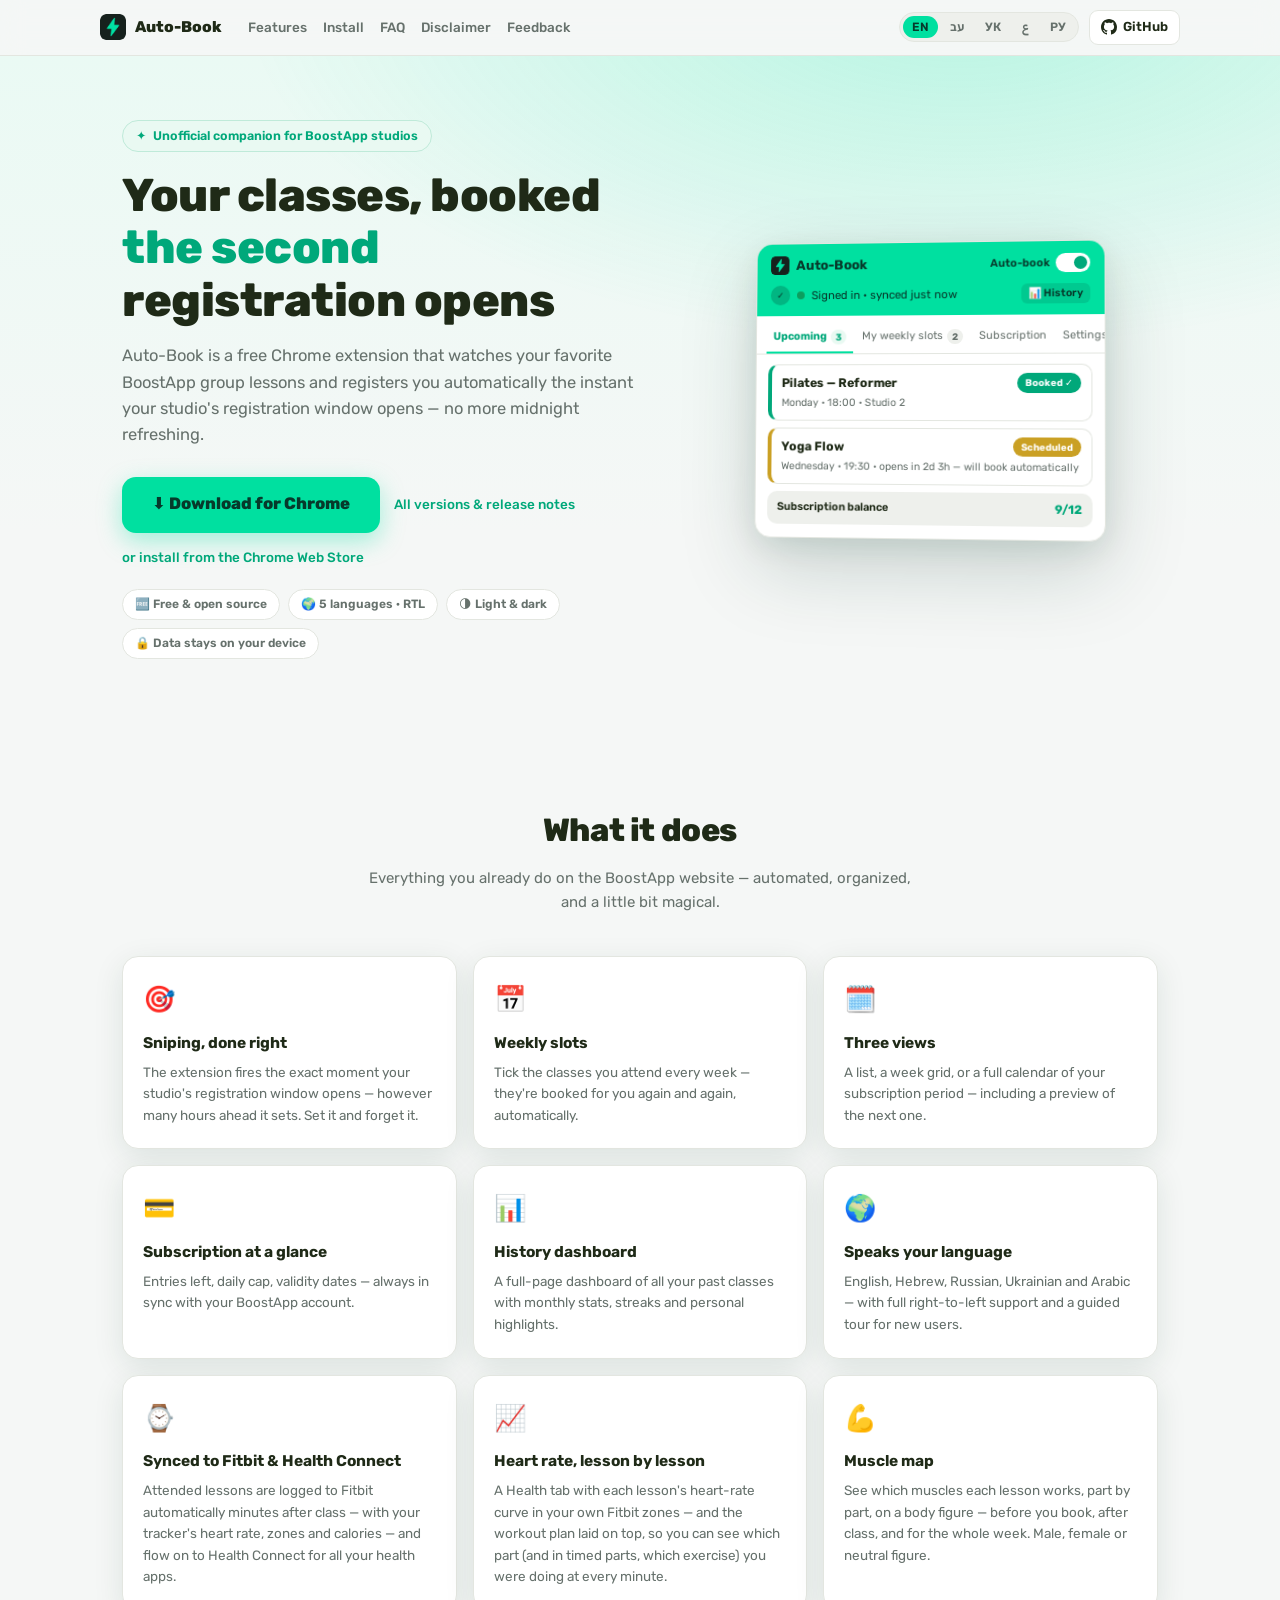
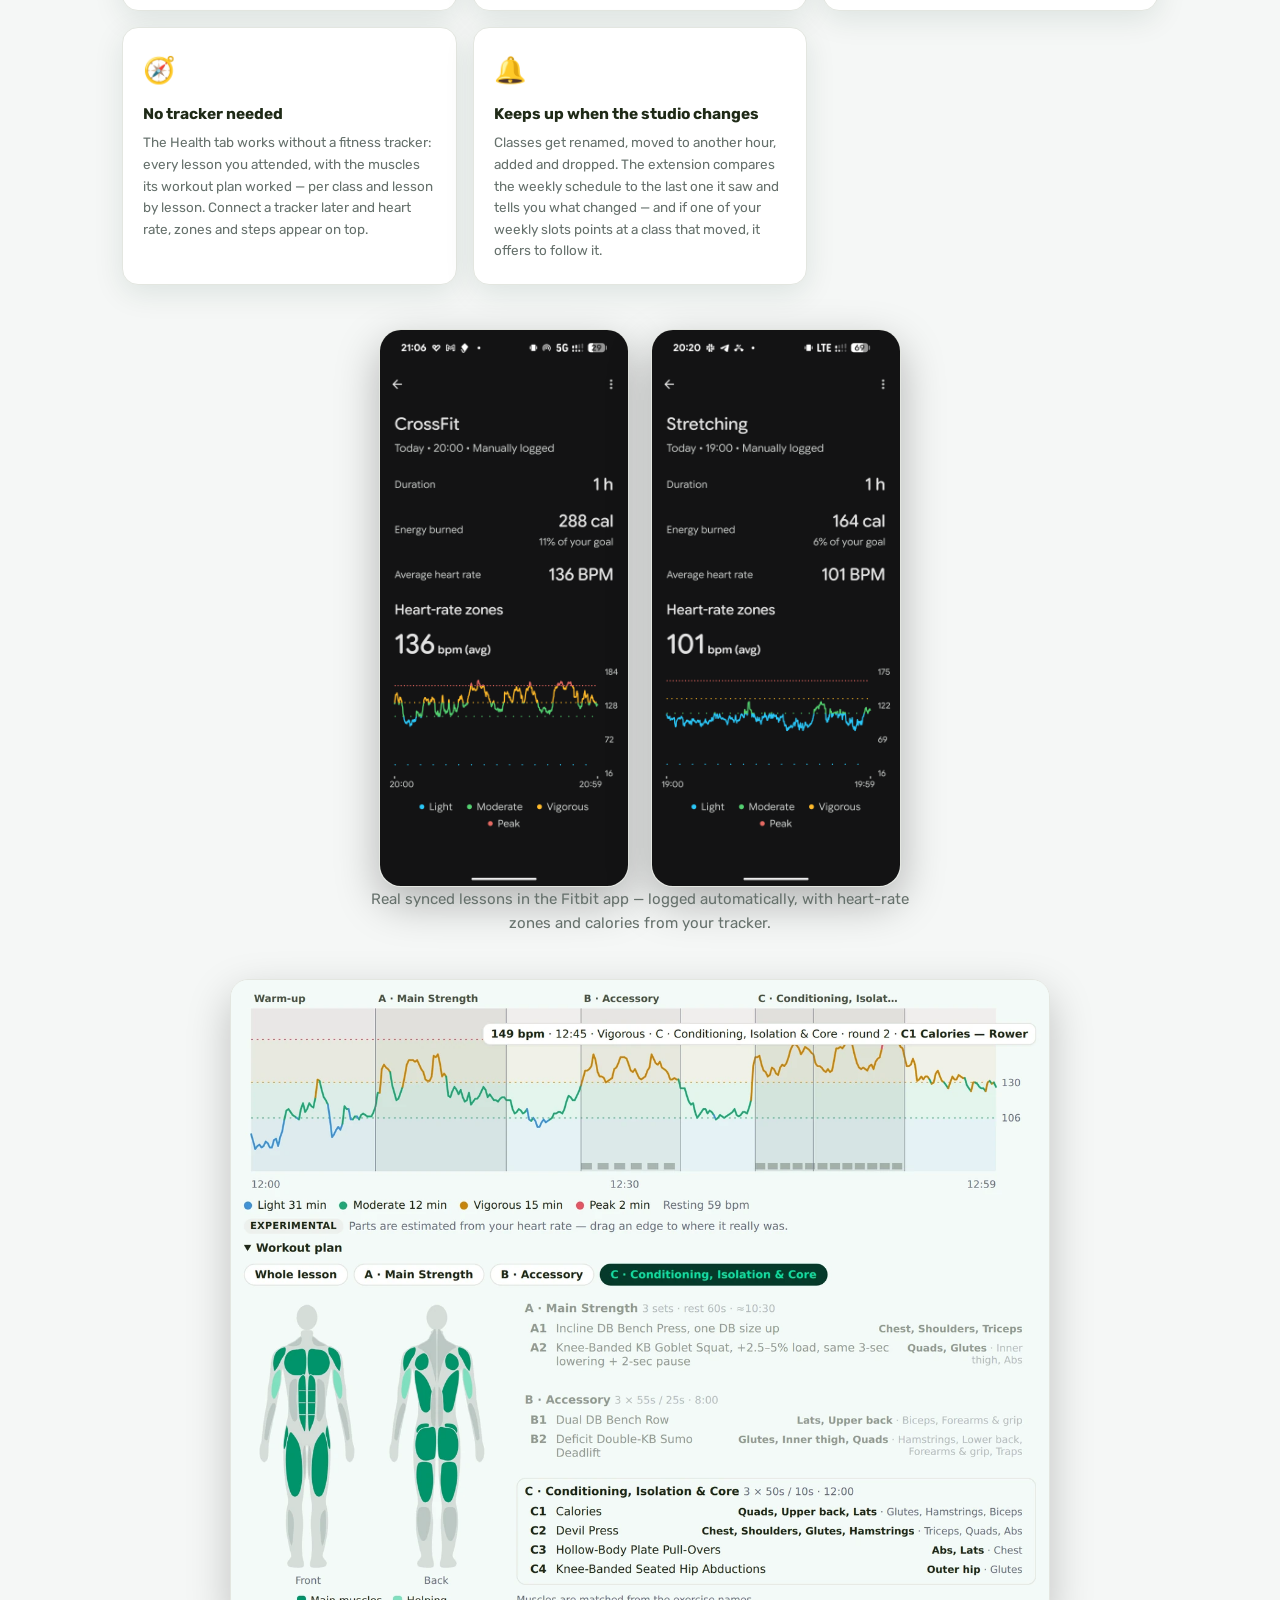
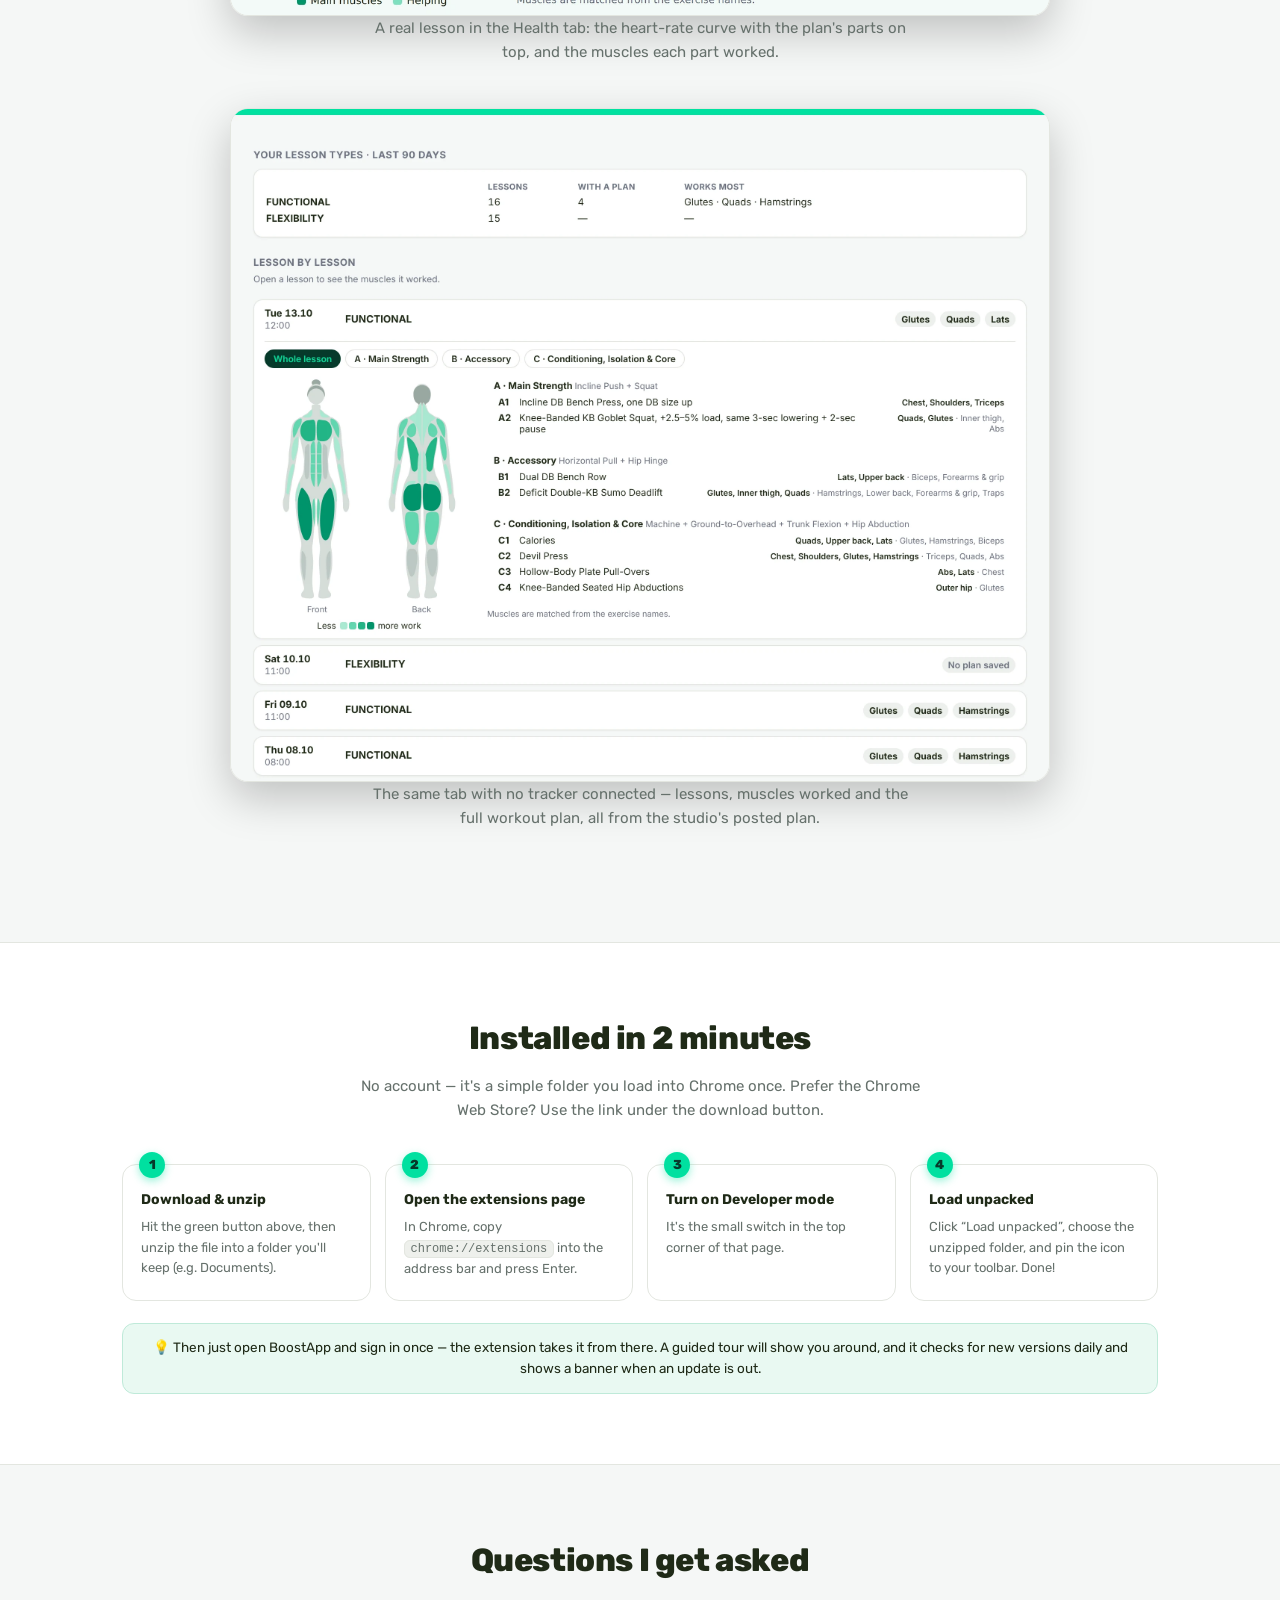
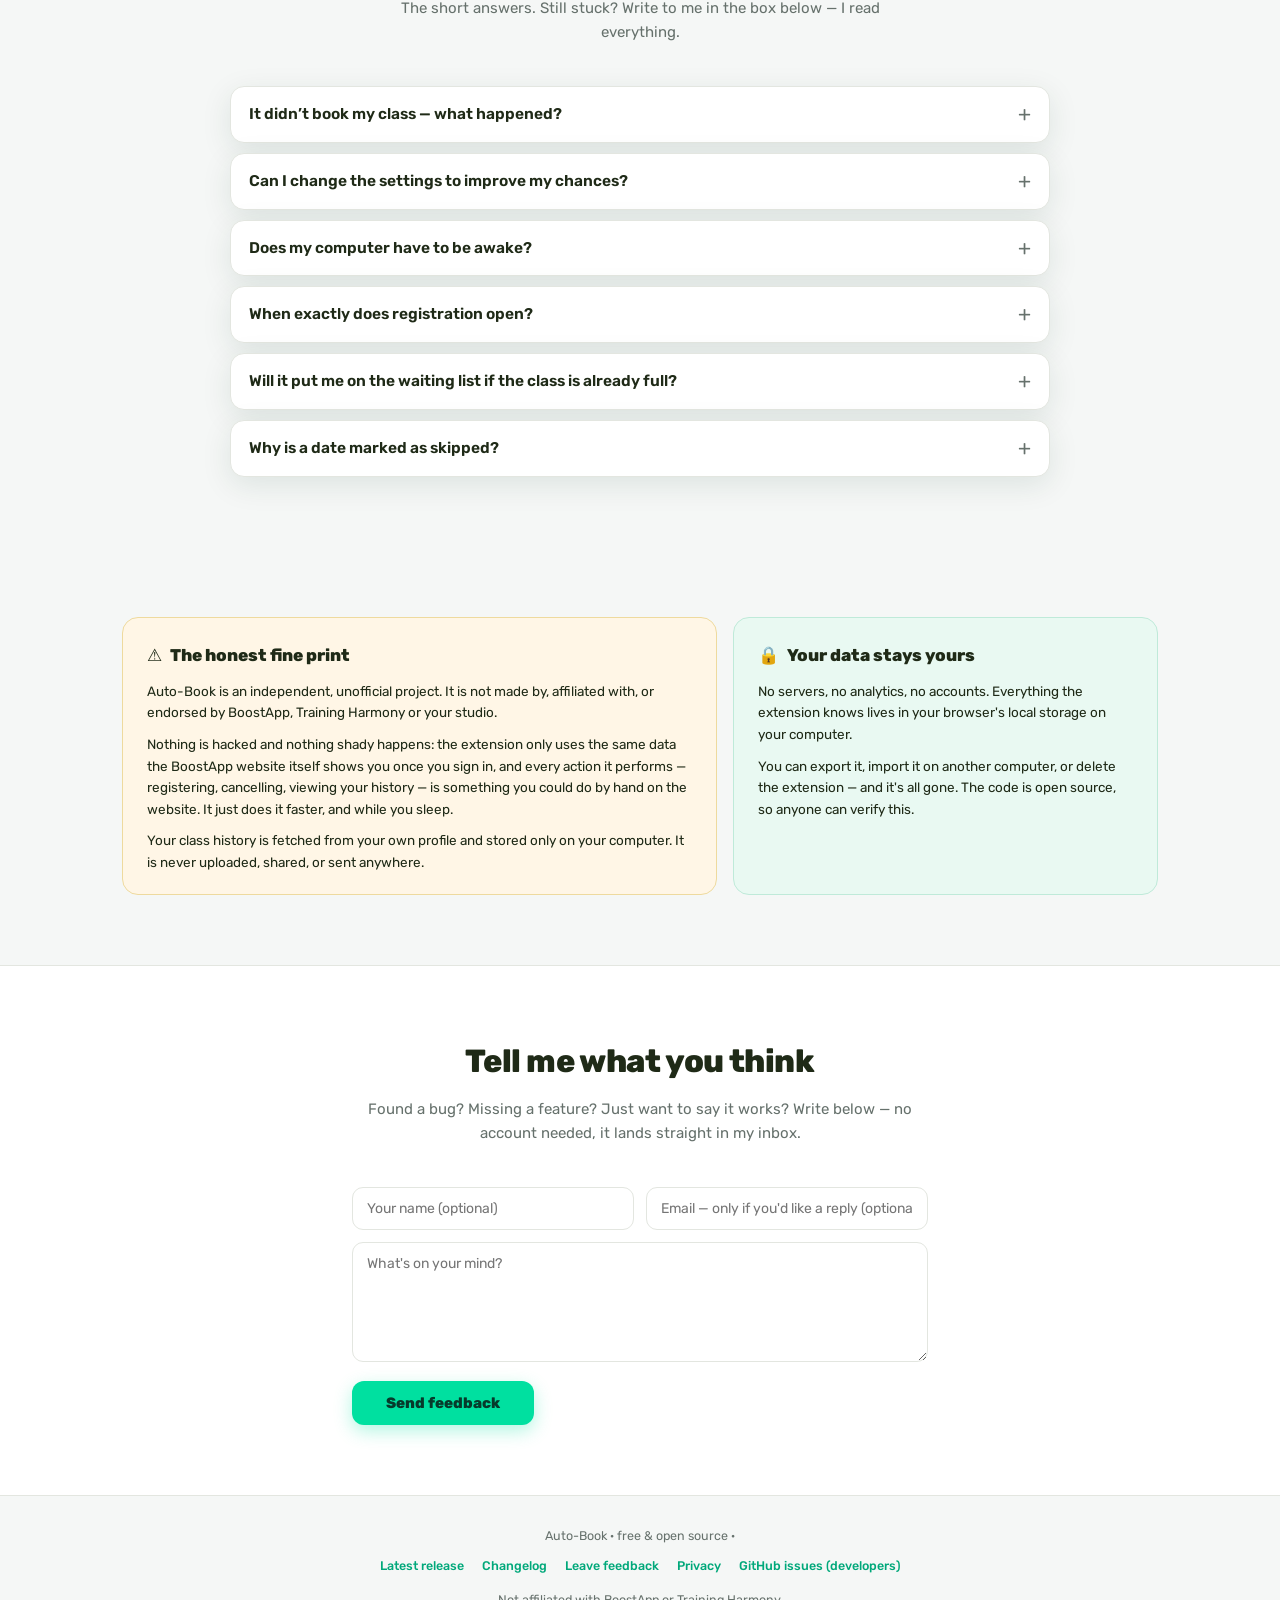
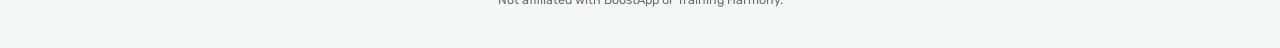
<file: docs/index.html>
<!DOCTYPE html>
<html lang="en" dir="ltr">
<head>
<meta charset="UTF-8">
<meta name="viewport" content="width=device-width, initial-scale=1">
<title>Auto-Book — never miss a class again</title>
<meta name="description" content="Free Chrome extension that books your BoostApp group lessons automatically the instant your studio's registration window opens.">
<link rel="canonical" href="https://philusha1983.github.io/boostapp/">
<meta property="og:type" content="website">
<meta property="og:url" content="https://philusha1983.github.io/boostapp/">
<meta property="og:site_name" content="Auto-Book">
<meta property="og:title" content="Auto-Book — never miss a class again">
<meta property="og:description" content="Your BoostApp classes, booked the second registration opens. Free &amp; open source Chrome extension.">
<meta property="og:image" content="https://philusha1983.github.io/boostapp/assets/social-preview.png">
<meta property="og:image:width" content="1200">
<meta property="og:image:height" content="630">
<meta property="og:image:alt" content="Auto-Book — your BoostApp classes, booked the second registration opens">
<meta name="twitter:card" content="summary_large_image">
<meta name="twitter:title" content="Auto-Book — never miss a class again">
<meta name="twitter:description" content="Your BoostApp classes, booked the second registration opens. Free &amp; open source Chrome extension.">
<meta name="twitter:image" content="https://philusha1983.github.io/boostapp/assets/social-preview.png">
<meta name="twitter:image:alt" content="Auto-Book — your BoostApp classes, booked the second registration opens">
<meta name="theme-color" content="#00e0a0">
<link rel="icon" type="image/png" href="assets/logo128.png">
<link rel="preconnect" href="https://fonts.googleapis.com">
<link rel="preconnect" href="https://fonts.gstatic.com" crossorigin>
<link href="https://fonts.googleapis.com/css2?family=Rubik:wght@400;500;600;700;800&family=Noto+Sans+Arabic:wght@400;500;600;700;800&display=swap" rel="stylesheet">
<style>
  :root {
    --font:'Rubik','Noto Sans Arabic',system-ui,-apple-system,'Segoe UI',Arial,sans-serif;
    --green:#00e0a0; --green-deep:#00a87a; --ink:#063a2b;
    --bg:#f5f7f6; --card:#ffffff; --line:#e3e6e0; --text:#1f2a17; --muted:#66716c;
    --ghost:#eef0ec; --hero-bg:radial-gradient(1200px 600px at 75% -10%, rgba(0,224,160,.22), transparent 60%), linear-gradient(180deg,#eafaf4 0%, var(--bg) 70%);
    --warn-bg:#fff6e6; --warn-bd:#eeda9e; --ok-bg:#e9f9f2; --ok-bd:#bfead9;
    --shadow:0 8px 30px rgba(6,58,43,.10);
  }
  @media (prefers-color-scheme: dark) {
    :root {
      --bg:#0d1513; --card:#16211e; --line:#26332f; --text:#e7eeec; --muted:#93a19b;
      --ghost:#1d2925; --hero-bg:radial-gradient(1200px 600px at 75% -10%, rgba(0,224,160,.14), transparent 60%), linear-gradient(180deg,#0f1d18 0%, var(--bg) 70%);
      --warn-bg:#2c2410; --warn-bd:#5d4d1c; --ok-bg:#10281f; --ok-bd:#1f5540;
      --shadow:0 8px 30px rgba(0,0,0,.45);
    }
  }
  * { box-sizing:border-box; margin:0; }
  html { scroll-behavior:smooth; }
  body { font-family:var(--font); background:var(--bg); color:var(--text); line-height:1.6; }
  a { color:var(--green-deep); text-decoration:none; }
  a:hover { text-decoration:underline; }
  img { display:block; }
  .wrap { max-width:1080px; margin:0 auto; padding:0 22px; }

  /* ── nav ─────────────────────────────────────────── */
  nav { position:sticky; top:0; z-index:50; backdrop-filter:blur(12px);
    background:color-mix(in srgb, var(--bg) 82%, transparent); border-bottom:1px solid var(--line); }
  .nav-in { display:flex; align-items:center; gap:18px; padding:10px 0; }
  .brand { display:flex; align-items:center; gap:9px; font-weight:800; font-size:15.5px; color:var(--text); }
  .brand img { width:26px; height:26px; border-radius:6px; }
  .nav-links { display:flex; gap:16px; font-size:13.5px; font-weight:500; margin-inline-start:8px; }
  .nav-links a { color:var(--muted); }
  .nav-links a:hover { color:var(--text); text-decoration:none; }
  .nav-right { margin-inline-start:auto; display:flex; align-items:center; gap:10px; }
  .langs { display:flex; gap:3px; background:var(--ghost); border:1px solid var(--line); border-radius:99px; padding:3px; }
  .langs button { border:none; background:transparent; color:var(--muted); font-family:var(--font);
    font-size:12px; font-weight:600; padding:4px 9px; border-radius:99px; cursor:pointer; }
  .langs button.on { background:var(--green); color:var(--ink); }
  .gh { display:inline-flex; align-items:center; gap:6px; font-size:13px; font-weight:600;
    color:var(--text); border:1px solid var(--line); border-radius:9px; padding:6px 11px; background:var(--card); }
  .gh:hover { border-color:var(--green-deep); text-decoration:none; }
  .gh svg { width:16px; height:16px; fill:currentColor; }
  @media (max-width:760px){ .nav-links{display:none;} }

  /* ── hero ─────────────────────────────────────────── */
  .hero { background:var(--hero-bg); padding:64px 0 76px; overflow:hidden; }
  .hero-in { display:flex; gap:48px; align-items:center; }
  .hero-copy { flex:1.15; min-width:0; }
  .eyebrow { display:inline-flex; align-items:center; gap:7px; font-size:12.5px; font-weight:600;
    color:var(--green-deep); background:var(--ok-bg); border:1px solid var(--ok-bd);
    border-radius:99px; padding:5px 13px; margin-bottom:18px; }
  h1 { font-size:clamp(30px, 4.6vw, 46px); line-height:1.14; font-weight:800; letter-spacing:-.5px; margin-bottom:16px; }
  h1 em { font-style:normal; color:var(--green-deep); }
  .sub { font-size:16.5px; color:var(--muted); max-width:520px; margin-bottom:28px; }
  .cta-row { display:flex; align-items:center; gap:14px; flex-wrap:wrap; margin-bottom:20px; }
  .dl { display:inline-flex; flex-direction:column; align-items:center; gap:2px; background:var(--green);
    color:var(--ink); font-weight:800; font-size:16.5px; padding:14px 30px; border-radius:14px;
    box-shadow:0 8px 24px rgba(0,224,160,.35); transition:transform .12s, box-shadow .12s, background .15s; }
  .dl:hover { background:var(--green-deep); color:#fff; text-decoration:none; transform:translateY(-2px);
    box-shadow:0 12px 30px rgba(0,224,160,.42); }
  .dl small { font-size:11.5px; font-weight:600; opacity:.75; }
  .all-rel { font-size:13.5px; font-weight:500; }
  .badges { display:flex; gap:8px; flex-wrap:wrap; }
  .badge { font-size:12px; font-weight:600; color:var(--muted); background:var(--card);
    border:1px solid var(--line); border-radius:99px; padding:5px 12px; }

  /* ── popup replica ────────────────────────────────── */
  .hero-shot { flex:1; min-width:0; display:flex; justify-content:center; perspective:1200px; }
  .popup { width:352px; max-width:100%; background:var(--card); border:1px solid var(--line);
    border-radius:16px; overflow:hidden; box-shadow:var(--shadow), 0 30px 80px rgba(6,58,43,.18);
    transform:rotateY(-6deg) rotateX(2deg); font-size:13px; animation:float 7s ease-in-out infinite; }
  @keyframes float { 0%,100%{ transform:rotateY(-6deg) rotateX(2deg) translateY(0);} 50%{ transform:rotateY(-6deg) rotateX(2deg) translateY(-9px);} }
  @media (prefers-reduced-motion: reduce){ .popup{ animation:none; } }
  [dir="rtl"] .popup { transform:rotateY(6deg) rotateX(2deg); }
  [dir="rtl"] .popup { animation:floatr 7s ease-in-out infinite; }
  @keyframes floatr { 0%,100%{ transform:rotateY(6deg) rotateX(2deg) translateY(0);} 50%{ transform:rotateY(6deg) rotateX(2deg) translateY(-9px);} }
  .p-head { background:var(--green); color:var(--ink); padding:11px 14px; }
  .p-head-top { display:flex; align-items:center; justify-content:space-between; }
  .p-title { display:flex; align-items:center; gap:7px; font-weight:700; font-size:13.5px; }
  .p-title img { width:19px; height:19px; border-radius:4px; }
  .p-sw { display:flex; align-items:center; gap:6px; font-size:11px; font-weight:600; }
  .p-toggle { width:34px; height:19px; background:#fff; border-radius:99px; position:relative; }
  .p-toggle::after { content:""; position:absolute; width:13px; height:13px; border-radius:50%;
    background:var(--green-deep); top:3px; inset-inline-end:3px; }
  .p-status { display:flex; align-items:center; gap:7px; margin-top:9px; font-size:11.5px; }
  .p-ava { width:20px; height:20px; border-radius:50%; background:rgba(6,58,43,.25); display:flex;
    align-items:center; justify-content:center; font-size:9px; font-weight:800; }
  .p-dot { width:8px; height:8px; border-radius:50%; background:#0c9e5e; }
  .p-chip { margin-inline-start:auto; background:rgba(6,58,43,.14); border-radius:6px; padding:2px 7px; font-size:10.5px; font-weight:600; }
  .p-tabs { display:flex; gap:2px; border-bottom:1px solid var(--line); padding:6px 10px 0; font-size:11px; color:var(--muted); }
  .p-tab { padding:6px 7px; border-bottom:2px solid transparent; white-space:nowrap; display:flex; gap:4px; align-items:center; }
  .p-tab.on { color:var(--green-deep); border-color:var(--green); font-weight:700; }
  .p-tab b { background:var(--ghost); border-radius:99px; font-size:9.5px; padding:0 5px; font-weight:700; }
  .p-tab.on b { background:var(--ok-bg); color:var(--green-deep); }
  .p-body { padding:10px 12px 13px; display:flex; flex-direction:column; gap:7px; }
  .p-card { border:1px solid var(--line); border-radius:10px; padding:8px 10px; border-inline-start:4px solid var(--green-deep); }
  .p-card.amber { border-inline-start-color:#caa024; }
  .p-row1 { display:flex; justify-content:space-between; align-items:center; gap:8px; }
  .p-cls { font-weight:700; font-size:12.5px; }
  .p-pill { font-size:9.5px; font-weight:700; color:#fff; background:var(--green-deep); border-radius:99px; padding:2px 8px; white-space:nowrap; }
  .p-pill.amber { background:#caa024; }
  .p-meta { font-size:10.5px; color:var(--muted); margin-top:2px; }
  .p-sub { display:flex; align-items:center; justify-content:space-between; background:var(--ghost);
    border-radius:10px; padding:7px 10px; font-size:11px; font-weight:600; }
  .p-sub b { color:var(--green-deep); font-size:12px; }

  /* ── sections ─────────────────────────────────────── */
  section { padding:70px 0; }
  /* Fitbit sync screenshots (features section) */
  .fitshots { display:flex; gap:22px; justify-content:center; flex-wrap:wrap; margin-top:44px; }
  .fitshots img { width:250px; max-width:78vw; border-radius:22px; border:1px solid var(--line); box-shadow:0 16px 44px rgba(0,0,0,.28); }
  .fitshots-cap { text-align:center; margin-top:14px; }
  .healthshot { margin:44px auto 0; max-width:820px; }
  .healthshot img { display:block; width:100%; height:auto; border-radius:18px; border:1px solid var(--line); box-shadow:0 16px 44px rgba(0,0,0,.22); }
  .sec-title { font-size:clamp(24px,3.2vw,32px); font-weight:800; letter-spacing:-.4px; margin-bottom:10px; text-align:center; }
  .sec-sub { text-align:center; color:var(--muted); max-width:560px; margin:0 auto 42px; font-size:15px; }
  .grid { display:grid; grid-template-columns:repeat(auto-fit,minmax(280px,1fr)); gap:16px; }
  .feat { background:var(--card); border:1px solid var(--line); border-radius:16px; padding:22px 20px;
    box-shadow:var(--shadow); transition:transform .15s, border-color .15s; }
  .feat:hover { transform:translateY(-3px); border-color:var(--green-deep); }
  .feat .ico { font-size:26px; margin-bottom:10px; }
  .feat h3 { font-size:15.5px; font-weight:700; margin-bottom:6px; }
  .feat p { font-size:13.5px; color:var(--muted); }

  /* install steps */
  .steps { display:grid; grid-template-columns:repeat(auto-fit,minmax(220px,1fr)); gap:14px; counter-reset:step; }
  .step { background:var(--card); border:1px solid var(--line); border-radius:14px; padding:20px 18px; position:relative; }
  .step::before { counter-increment:step; content:counter(step); position:absolute; top:-13px; inset-inline-start:16px;
    width:26px; height:26px; border-radius:50%; background:var(--green); color:var(--ink); font-weight:800;
    font-size:13px; display:flex; align-items:center; justify-content:center; box-shadow:0 3px 8px rgba(0,224,160,.4); }
  .step h4 { font-size:14px; font-weight:700; margin:4px 0 5px; }
  .step p { font-size:13px; color:var(--muted); }
  .step code { background:var(--ghost); border:1px solid var(--line); border-radius:6px; padding:1px 6px; font-size:12px; direction:ltr; unicode-bidi:embed; }
  .tip { margin-top:22px; background:var(--ok-bg); border:1px solid var(--ok-bd); border-radius:12px;
    padding:13px 16px; font-size:13.5px; text-align:center; }

  /* disclaimer + privacy */
  .two-col { display:grid; grid-template-columns:1.4fr 1fr; gap:16px; }
  @media (max-width:820px){ .two-col{ grid-template-columns:1fr; } }
  .callout { border-radius:16px; padding:24px 24px 20px; border:1px solid; }
  .callout.warn { background:var(--warn-bg); border-color:var(--warn-bd); }
  .callout.ok { background:var(--ok-bg); border-color:var(--ok-bd); }
  .callout h3 { font-size:17px; font-weight:800; margin-bottom:12px; display:flex; align-items:center; gap:8px; }
  .callout p { font-size:13.5px; margin-bottom:10px; }
  .callout p:last-child { margin-bottom:0; }

  /* feedback form */
  .fb-wrap { max-width:620px; margin:0 auto; }
  .fb-row { display:grid; grid-template-columns:1fr 1fr; gap:12px; margin-bottom:12px; }
  @media (max-width:560px){ .fb-row{ grid-template-columns:1fr; } }
  #fbForm input, #fbForm textarea { width:100%; padding:12px 14px; border:1px solid var(--line);
    border-radius:11px; font-size:14px; font-family:var(--font); background:var(--card); color:var(--text); }
  #fbForm textarea { resize:vertical; min-height:120px; margin-bottom:12px; }
  #fbForm input:focus, #fbForm textarea:focus { outline:none; border-color:var(--green-deep);
    box-shadow:0 0 0 3px rgba(0,224,160,.18); }
  .fb-send { border:none; cursor:pointer; background:var(--green); color:var(--ink); font-family:var(--font);
    font-weight:800; font-size:15px; padding:13px 34px; border-radius:12px;
    box-shadow:0 6px 18px rgba(0,224,160,.3); transition:background .15s, transform .1s; }
  .fb-send:hover { background:var(--green-deep); color:#fff; transform:translateY(-1px); }
  .fb-send:disabled { opacity:.55; cursor:default; transform:none; }
  .fb-foot { display:flex; align-items:center; gap:14px; flex-wrap:wrap; }
  #fbStatus { font-size:13.5px; font-weight:600; }
  #fbStatus.ok { color:var(--green-deep); }
  #fbStatus.err { color:#c0392b; }

  /* footer */
  footer { border-top:1px solid var(--line); padding:30px 0 38px; text-align:center; font-size:12.5px; color:var(--muted); }
  footer .f-links { display:flex; gap:18px; justify-content:center; margin:10px 0 14px; flex-wrap:wrap; font-weight:500; }

  /* reveal on scroll */
  .rv { opacity:0; transform:translateY(18px); transition:opacity .5s ease, transform .5s ease; }
  .rv.in { opacity:1; transform:none; }
  @media (prefers-reduced-motion: reduce){ .rv{ opacity:1; transform:none; transition:none; } }

  /* ── faq ──────────────────────────────────── */
  .faq { display:grid; gap:10px; max-width:820px; margin:34px auto 0; }
  .faq details { background:var(--card); border:1px solid var(--line); border-radius:14px;
    padding:0 18px; box-shadow:var(--shadow); }
  .faq summary { cursor:pointer; list-style:none; font-weight:600; font-size:15.5px;
    padding:15px 0; display:flex; align-items:flex-start; gap:12px; }
  .faq summary::-webkit-details-marker { display:none; }
  .faq summary::after { content:"+"; margin-inline-start:auto; font-size:21px; font-weight:400;
    line-height:1.1; color:var(--muted); }
  .faq details[open] summary::after { content:"\2212"; }
  .faq summary:hover { color:var(--green-deep); }
  .faq summary:focus-visible { outline:2px solid var(--green-deep); outline-offset:3px; border-radius:8px; }
  .faq details p { color:var(--muted); font-size:14.5px; margin:0; padding:0 0 17px; max-width:70ch; }

  @media (max-width:900px){
    .hero-in { flex-direction:column; gap:44px; }
    .hero-copy { text-align:center; }
    .sub { margin-inline:auto; }
    .cta-row, .badges { justify-content:center; }
  }
</style>
</head>
<body>

<nav>
  <div class="wrap nav-in">
    <span class="brand"><img src="assets/logo128.png" alt="">Auto-Book</span>
    <div class="nav-links">
      <a href="#features" data-i18n="nav_features">Features</a>
      <a href="#install" data-i18n="nav_install">Install</a>
      <a href="#faq" data-i18n="nav_faq">FAQ</a>
      <a href="#disclaimer" data-i18n="nav_disclaimer">Disclaimer</a>
      <a href="#feedback" data-i18n="nav_feedback">Feedback</a>
    </div>
    <div class="nav-right">
      <div class="langs" id="langs">
        <button data-lang="en">EN</button><button data-lang="he">עב</button><button data-lang="uk">УК</button><button data-lang="ar">ع</button><button data-lang="ru">РУ</button>
      </div>
      <a class="gh" href="https://github.com/Philusha1983/boostapp" target="_blank" rel="noopener">
        <svg viewBox="0 0 16 16"><path d="M8 0C3.58 0 0 3.58 0 8c0 3.54 2.29 6.53 5.47 7.59.4.07.55-.17.55-.38 0-.19-.01-.82-.01-1.49-2.01.37-2.53-.49-2.69-.94-.09-.23-.48-.94-.82-1.13-.28-.15-.68-.52-.01-.53.63-.01 1.08.58 1.23.82.72 1.21 1.87.87 2.33.66.07-.52.28-.87.51-1.07-1.78-.2-3.64-.89-3.64-3.95 0-.87.31-1.59.82-2.15-.08-.2-.36-1.02.08-2.12 0 0 .67-.21 2.2.82.64-.18 1.32-.27 2-.27s1.36.09 2 .27c1.53-1.04 2.2-.82 2.2-.82.44 1.1.16 1.92.08 2.12.51.56.82 1.27.82 2.15 0 3.07-1.87 3.75-3.65 3.95.29.25.54.73.54 1.48 0 1.07-.01 1.93-.01 2.2 0 .21.15.46.55.38A8.01 8.01 0 0 0 16 8c0-4.42-3.58-8-8-8z"/></svg>
        GitHub
      </a>
    </div>
  </div>
</nav>

<header class="hero">
  <div class="wrap hero-in">
    <div class="hero-copy">
      <span class="eyebrow">✦ <span data-i18n="eyebrow">Unofficial companion for BoostApp studios</span></span>
      <h1 data-i18n-html="h1">Your classes, booked <em>the second</em> registration opens</h1>
      <p class="sub" data-i18n="sub">Auto-Book is a free Chrome extension that watches your favorite BoostApp group lessons and registers you automatically the instant your studio's registration window opens — no more midnight refreshing.</p>
      <div class="cta-row">
        <a class="dl" id="dlBtn" href="https://github.com/Philusha1983/boostapp/releases/latest">
          <span data-i18n="btn_download">⬇ Download for Chrome</span>
          <small id="dlMeta" data-i18n="btn_loading">checking latest version…</small>
        </a>
        <a class="all-rel" href="https://github.com/Philusha1983/boostapp/releases" target="_blank" rel="noopener" data-i18n="all_releases">All versions &amp; release notes</a>
        <a class="all-rel" id="storeLink" href="https://chromewebstore.google.com/detail/ogpmefjgodclpkjgplgkihfebgoehlph" target="_blank" rel="noopener" data-i18n="store_link">or install from the Chrome Web Store</a>
      </div>
      <div class="badges">
        <span class="badge" data-i18n="badge_free">🆓 Free &amp; open source</span>
        <span class="badge" data-i18n="badge_langs">🌍 5 languages · RTL</span>
        <span class="badge" data-i18n="badge_theme">🌗 Light &amp; dark</span>
        <span class="badge" data-i18n="badge_local">🔒 Data stays on your device</span>
      </div>
    </div>

    <div class="hero-shot">
      <div class="popup" aria-hidden="true">
        <div class="p-head">
          <div class="p-head-top">
            <span class="p-title"><img src="assets/logo128.png" alt="">Auto-Book</span>
            <span class="p-sw"><span data-i18n="r_autobook">Auto-book</span> <span class="p-toggle"></span></span>
          </div>
          <div class="p-status">
            <span class="p-ava">✓</span>
            <span class="p-dot"></span>
            <span data-i18n="r_signedin">Signed in · synced just now</span>
            <span class="p-chip">📊 <span data-i18n="r_history">History</span></span>
          </div>
        </div>
        <div class="p-tabs">
          <span class="p-tab on"><span data-i18n="r_tab_up">Upcoming</span> <b>3</b></span>
          <span class="p-tab"><span data-i18n="r_tab_slots">My weekly slots</span> <b>2</b></span>
          <span class="p-tab" data-i18n="r_tab_sub">Subscription</span>
          <span class="p-tab" data-i18n="r_tab_set">Settings</span>
        </div>
        <div class="p-body">
          <div class="p-card">
            <div class="p-row1"><span class="p-cls" data-i18n="r_les1">Pilates — Reformer</span><span class="p-pill" data-i18n="r_pill_booked">Booked ✓</span></div>
            <div class="p-meta" data-i18n="r_les1m">Monday · 18:00 · Studio 2</div>
          </div>
          <div class="p-card amber">
            <div class="p-row1"><span class="p-cls" data-i18n="r_les2">Yoga Flow</span><span class="p-pill amber" data-i18n="r_pill_sched">Scheduled</span></div>
            <div class="p-meta" data-i18n="r_les2m">Wednesday · 19:30 · opens in 2d 3h — will book automatically</div>
          </div>
          <div class="p-sub"><span data-i18n="r_balance">Subscription balance</span><b>9/12</b></div>
        </div>
      </div>
    </div>
  </div>
</header>

<section id="features">
  <div class="wrap">
    <h2 class="sec-title rv" data-i18n="feat_title">What it does</h2>
    <p class="sec-sub rv" data-i18n="feat_sub">Everything you already do on the BoostApp website — automated, organized, and a little bit magical.</p>
    <div class="grid">
      <div class="feat rv"><div class="ico">🎯</div><h3 data-i18n="f1t">Sniping, done right</h3><p data-i18n="f1b">The extension fires the exact moment your studio's registration window opens — however many hours ahead it sets. Set it and forget it.</p></div>
      <div class="feat rv"><div class="ico">📅</div><h3 data-i18n="f2t">Weekly slots</h3><p data-i18n="f2b">Tick the classes you attend every week — they're booked for you again and again, automatically.</p></div>
      <div class="feat rv"><div class="ico">🗓️</div><h3 data-i18n="f3t">Three views</h3><p data-i18n="f3b">A list, a week grid, or a full calendar of your subscription period — including a preview of the next one.</p></div>
      <div class="feat rv"><div class="ico">💳</div><h3 data-i18n="f4t">Subscription at a glance</h3><p data-i18n="f4b">Entries left, daily cap, validity dates — always in sync with your BoostApp account.</p></div>
      <div class="feat rv"><div class="ico">📊</div><h3 data-i18n="f5t">History dashboard</h3><p data-i18n="f5b">A full-page dashboard of all your past classes with monthly stats, streaks and personal highlights.</p></div>
      <div class="feat rv"><div class="ico">🌍</div><h3 data-i18n="f6t">Speaks your language</h3><p data-i18n="f6b">English, Hebrew, Russian, Ukrainian and Arabic — with full right-to-left support and a guided tour for new users.</p></div>
      <div class="feat rv"><div class="ico">⌚</div><h3 data-i18n="f7t">Synced to Fitbit &amp; Health Connect</h3><p data-i18n="f7b">Attended lessons are logged to Fitbit automatically minutes after class — with your tracker's heart rate, zones and calories — and flow on to Health Connect for all your health apps.</p></div>
      <div class="feat rv"><div class="ico">📈</div><h3 data-i18n="f8t">Heart rate, lesson by lesson</h3><p data-i18n="f8b">A Health tab with each lesson's heart-rate curve in your own Fitbit zones — and the workout plan laid on top, so you can see which part (and in timed parts, which exercise) you were doing at every minute.</p></div>
      <div class="feat rv"><div class="ico">💪</div><h3 data-i18n="f9t">Muscle map</h3><p data-i18n="f9b">See which muscles each lesson works, part by part, on a body figure — before you book, after class, and for the whole week. Male, female or neutral figure.</p></div>
      <div class="feat rv"><div class="ico">🧭</div><h3 data-i18n="f10t">No tracker needed</h3><p data-i18n="f10b">The Health tab works without a fitness tracker: every lesson you attended, with the muscles its workout plan worked — per class and lesson by lesson. Connect a tracker later and heart rate, zones and steps appear on top.</p></div>
      <div class="feat rv"><div class="ico">🔔</div><h3 data-i18n="f11t">Keeps up when the studio changes</h3><p data-i18n="f11b">Classes get renamed, moved to another hour, added and dropped. The extension compares the weekly schedule to the last one it saw and tells you what changed — and if one of your weekly slots points at a class that moved, it offers to follow it.</p></div>
    </div>
    <div class="fitshots">
      <img class="rv" src="assets/fitbit-crossfit.png" alt="A CrossFit lesson synced to the Fitbit app with heart-rate zones and calories" loading="lazy">
      <img class="rv" src="assets/fitbit-stretching.png" alt="A stretching lesson synced to the Fitbit app with heart-rate zones and calories" loading="lazy">
    </div>
    <p class="sec-sub rv fitshots-cap" data-i18n="fit_cap">Real synced lessons in the Fitbit app — logged automatically, with heart-rate zones and calories from your tracker.</p>
    <div class="healthshot rv"><img src="assets/health-lesson.webp" alt="A lesson in the Health tab: the heart-rate curve with the workout plan's parts on top, and a body figure showing the muscles part C worked" loading="lazy" width="1341" height="1041"></div>
    <p class="sec-sub rv fitshots-cap" data-i18n="hl_cap">A real lesson in the Health tab: the heart-rate curve with the plan's parts on top, and the muscles each part worked.</p>
    <div class="healthshot rv"><img src="assets/health-no-tracker.webp" alt="The Health tab with no tracker connected: a per-class table of lessons and the muscles each class works most, and a lesson opened to its muscle map and workout plan" loading="lazy" width="2192" height="1800"></div>
    <p class="sec-sub rv fitshots-cap" data-i18n="nt_cap">The same tab with no tracker connected — lessons, muscles worked and the full workout plan, all from the studio's posted plan.</p>
  </div>
</section>

<section id="install" style="background:var(--card); border-block:1px solid var(--line);">
  <div class="wrap">
    <h2 class="sec-title rv" data-i18n="inst_title">Installed in 2 minutes</h2>
    <p class="sec-sub rv" data-i18n="inst_sub">No account — it's a simple folder you load into Chrome once. Prefer the Chrome Web Store? Use the link under the download button.</p>
    <div class="steps">
      <div class="step rv"><h4 data-i18n="s1t">Download &amp; unzip</h4><p data-i18n="s1b">Hit the green button above, then unzip the file into a folder you'll keep (e.g. Documents).</p></div>
      <div class="step rv"><h4 data-i18n="s2t">Open the extensions page</h4><p data-i18n-html="s2b">In Chrome, copy <code>chrome://extensions</code> into the address bar and press Enter.</p></div>
      <div class="step rv"><h4 data-i18n="s3t">Turn on Developer mode</h4><p data-i18n="s3b">It's the small switch in the top corner of that page.</p></div>
      <div class="step rv"><h4 data-i18n="s4t">Load unpacked</h4><p data-i18n="s4b">Click "Load unpacked", choose the unzipped folder, and pin the icon to your toolbar. Done!</p></div>
    </div>
    <div class="tip rv" data-i18n="inst_tip">💡 Then just open BoostApp and sign in once — the extension takes it from there. A guided tour will show you around, and it checks for new versions daily and shows a banner when an update is out.</div>
  </div>
</section>

<section id="faq">
  <div class="wrap">
    <h2 class="sec-title rv" data-i18n="faq_title">Questions I get asked</h2>
    <p class="sec-sub rv" data-i18n="faq_sub">The short answers. Still stuck? Write to me in the box below — I read everything.</p>
    <div class="faq">
      <details class="rv"><summary data-i18n="faq_q1">It didn&#39;t book my class — what happened?</summary><p data-i18n="faq_a1">Look at the notification it sent. &ldquo;Class full at open&rdquo; means the extension did fire on time and every spot was taken in the first second — nobody beat you by being faster, the class simply filled. &ldquo;Snipe skipped — signed out&rdquo; or &ldquo;Signed out of BoostApp&rdquo; means your BoostApp session had expired. “⏳ Added to the waiting list” means BoostApp put you on the waiting list instead of booking you (see below). No notification at all usually means Chrome wasn&#39;t running, or the computer was asleep, at the moment registration opened.</p></details>
      <details class="rv"><summary data-i18n="faq_q2">Can I change the settings to improve my chances?</summary><p data-i18n="faq_a2">Not really — the defaults are already as fast as the extension goes: auto-book on, a check every minute, and a 5-minute lead before opening. It wakes up 3 seconds before the window opens and retries every 1.5 seconds for a minute and a half. Raising those numbers won&#39;t book you sooner; what actually matters is the next question.</p></details>
      <details class="rv"><summary data-i18n="faq_q3">Does my computer have to be awake?</summary><p data-i18n="faq_a3">Yes. Chrome has to be running and the computer awake at the exact moment registration opens — the extension lives in your browser, not on a server. Two things help: keep a BoostApp tab open, and exclude the site from Chrome&#39;s Memory Saver so the tab isn&#39;t put to sleep.</p></details>
      <details class="rv"><summary data-i18n="faq_q4">When exactly does registration open?</summary><p data-i18n="faq_a4">Your studio decides, per class — often 72 hours before the class starts, but it varies by studio and by class. The extension reads the real value from the schedule: every waiting slot shows its own opening time, and Settings shows your studio&#39;s usual window.</p></details>
      <details class="rv"><summary data-i18n="faq_q5">Will it put me on the waiting list if the class is already full?</summary><p data-i18n="faq_a5">Not on purpose. It only tries when the class shows a free spot, and stops when the class is full. But if someone cancels and BoostApp holds that spot for people already waiting, BoostApp may put you at the end of the waiting list instead of giving you the spot. Since version 1.9.3 the extension recognizes that reply: it notifies “⏳ Added to the waiting list” and doesn’t mark the date as booked. The BoostApp app is still the place to confirm your seat. Joining the waiting list on purpose is planned.</p></details>
      <details class="rv"><summary data-i18n="faq_q6">Why is a date marked as skipped?</summary><p data-i18n="faq_a6">Usually your subscription&#39;s daily limit — if the studio refuses the booking because you&#39;ve already used your entry for that day, the extension marks the date skipped instead of retrying all day. It also marks a date done when you&#39;re already registered, by hand or by the extension.</p></details>
    </div>
  </div>
</section>

<section id="disclaimer">
  <div class="wrap two-col">
    <div class="callout warn rv">
      <h3>⚠️ <span data-i18n="disc_title">The honest fine print</span></h3>
      <p data-i18n="disc_1">Auto-Book is an independent, unofficial project. It is not made by, affiliated with, or endorsed by BoostApp, Training Harmony or your studio.</p>
      <p data-i18n="disc_2">Nothing is hacked and nothing shady happens: the extension only uses the same data the BoostApp website itself shows you once you sign in, and every action it performs — registering, cancelling, viewing your history — is something you could do by hand on the website. It just does it faster, and while you sleep.</p>
      <p data-i18n="disc_3">Your class history is fetched from your own profile and stored only on your computer. It is never uploaded, shared, or sent anywhere.</p>
    </div>
    <div class="callout ok rv">
      <h3>🔒 <span data-i18n="priv_title">Your data stays yours</span></h3>
      <p data-i18n="priv_1">No servers, no analytics, no accounts. Everything the extension knows lives in your browser's local storage on your computer.</p>
      <p data-i18n="priv_2">You can export it, import it on another computer, or delete the extension — and it's all gone. The code is open source, so anyone can verify this.</p>
    </div>
  </div>
</section>

<section id="feedback" style="background:var(--card); border-top:1px solid var(--line);">
  <div class="wrap fb-wrap">
    <h2 class="sec-title rv" data-i18n="fb_title">Tell me what you think</h2>
    <p class="sec-sub rv" data-i18n="fb_sub">Found a bug? Missing a feature? Just want to say it works? Write below — no account needed, it lands straight in my inbox.</p>
    <form id="fbForm" class="rv" novalidate>
      <div class="fb-row">
        <input name="name" id="fbName" autocomplete="name" data-i18n-ph="fb_name" placeholder="Your name (optional)">
        <input name="email" id="fbEmail" type="email" autocomplete="email" data-i18n-ph="fb_email" placeholder="Email — only if you'd like a reply (optional)">
      </div>
      <textarea name="message" id="fbMsg" required data-i18n-ph="fb_msg" placeholder="What's on your mind?"></textarea>
      <input type="checkbox" name="botcheck" tabindex="-1" autocomplete="off" style="display:none">
      <div class="fb-foot">
        <button type="submit" class="fb-send" id="fbSend" data-i18n="fb_send">Send feedback</button>
        <span id="fbStatus" role="status"></span>
      </div>
    </form>
  </div>
</section>

<footer>
  <div class="wrap">
    <div>Auto-Book · <span data-i18n="foot_free">free &amp; open source</span> · <span id="footVer"></span></div>
    <div class="f-links">
      <a href="https://github.com/Philusha1983/boostapp/releases/latest" target="_blank" rel="noopener" data-i18n="foot_latest">Latest release</a>
      <a href="https://github.com/Philusha1983/boostapp/blob/main/CHANGELOG.md" target="_blank" rel="noopener" data-i18n="foot_changelog">Changelog</a>
      <a href="#feedback" data-i18n="foot_issue">Leave feedback</a>
      <a href="privacy.html" id="privLink" data-i18n="foot_privacy">Privacy</a>
      <a href="https://github.com/Philusha1983/boostapp/issues" target="_blank" rel="noopener" data-i18n="foot_ghdev">GitHub issues (developers)</a>
    </div>
    <div data-i18n="foot_unaff">Not affiliated with BoostApp or Training Harmony.</div>
  </div>
</footer>

<script>
"use strict";
const REPO = "Philusha1983/boostapp";
const RTL = ["he", "ar"];

const I18N = {
en: {
  nav_features:"Features", nav_install:"Install", nav_disclaimer:"Disclaimer",
  eyebrow:"Unofficial companion for BoostApp studios",
  h1:"Your classes, booked <em>the second</em> registration opens",
  sub:"Auto-Book is a free Chrome extension that watches your favorite BoostApp group lessons and registers you automatically the instant your studio's registration window opens — no more midnight refreshing.",
  btn_download:"⬇ Download for Chrome", btn_loading:"checking latest version…", btn_meta:"v{v} · {s} · zip",
  all_releases:"All versions & release notes", store_link:"or install from the Chrome Web Store",
  badge_free:"🆓 Free & open source", badge_langs:"🌍 5 languages · RTL", badge_theme:"🌗 Light & dark", badge_local:"🔒 Data stays on your device",
  r_autobook:"Auto-book", r_signedin:"Signed in · synced just now", r_history:"History",
  r_tab_up:"Upcoming", r_tab_slots:"My weekly slots", r_tab_sub:"Subscription", r_tab_set:"Settings",
  r_les1:"Pilates — Reformer", r_les1m:"Monday · 18:00 · Studio 2", r_pill_booked:"Booked ✓",
  r_les2:"Yoga Flow", r_les2m:"Wednesday · 19:30 · opens in 2d 3h — will book automatically", r_pill_sched:"Scheduled",
  r_balance:"Subscription balance",
  feat_title:"What it does",
  feat_sub:"Everything you already do on the BoostApp website — automated, organized, and a little bit magical.",
  f1t:"Sniping, done right", f1b:"The extension fires the exact moment your studio's registration window opens — however many hours ahead it sets. Set it and forget it.",
  f2t:"Weekly slots", f2b:"Tick the classes you attend every week — they're booked for you again and again, automatically.",
  f3t:"Three views", f3b:"A list, a week grid, or a full calendar of your subscription period — including a preview of the next one.",
  f4t:"Subscription at a glance", f4b:"Entries left, daily cap, validity dates — always in sync with your BoostApp account.",
  f5t:"History dashboard", f5b:"A full-page dashboard of all your past classes with monthly stats, streaks and personal highlights.",
  f6t:"Speaks your language", f6b:"English, Hebrew, Russian, Ukrainian and Arabic — with full right-to-left support and a guided tour for new users.",
  f7t:"Synced to Fitbit & Health Connect", f7b:"Attended lessons are logged to Fitbit automatically minutes after class — with your tracker's heart rate, zones and calories — and flow on to Health Connect for all your health apps.",
  fit_cap:"Real synced lessons in the Fitbit app — logged automatically, with heart-rate zones and calories from your tracker.",
  f8t:"Heart rate, lesson by lesson", f8b:"A Health tab with each lesson's heart-rate curve in your own Fitbit zones — and the workout plan laid on top, so you can see which part (and in timed parts, which exercise) you were doing at every minute.",
  f9t:"Muscle map", f9b:"See which muscles each lesson works, part by part, on a body figure — before you book, after class, and for the whole week. Male, female or neutral figure.",
  hl_cap:"A real lesson in the Health tab: the heart-rate curve with the plan's parts on top, and the muscles each part worked.",
  f10t:"No tracker needed", f10b:"The Health tab works without a fitness tracker: every lesson you attended, with the muscles its workout plan worked — per class and lesson by lesson. Connect a tracker later and heart rate, zones and steps appear on top.",
  nt_cap:"The same tab with no tracker connected — lessons, muscles worked and the full workout plan, all from the studio's posted plan.",
  f11t:"Keeps up when the studio changes", f11b:"Classes get renamed, moved to another hour, added and dropped. The extension compares the weekly schedule to the last one it saw and tells you what changed — and if one of your weekly slots points at a class that moved, it offers to follow it.",
  inst_title:"Installed in 2 minutes", inst_sub:"No account — it's a simple folder you load into Chrome once. Prefer the Chrome Web Store? Use the link under the download button.",
  s1t:"Download & unzip", s1b:"Hit the green button above, then unzip the file into a folder you'll keep (e.g. Documents).",
  s2t:"Open the extensions page", s2b:"In Chrome, copy <code>chrome://extensions</code> into the address bar and press Enter.",
  s3t:"Turn on Developer mode", s3b:"It's the small switch in the top corner of that page.",
  s4t:"Load unpacked", s4b:"Click “Load unpacked”, choose the unzipped folder, and pin the icon to your toolbar. Done!",
  inst_tip:"💡 Then just open BoostApp and sign in once — the extension takes it from there. A guided tour will show you around, and it checks for new versions daily and shows a banner when an update is out.",
  nav_faq:"FAQ",
  faq_title:"Questions I get asked",
  faq_sub:"The short answers. Still stuck? Write to me in the box below — I read everything.",
  faq_q1:"It didn’t book my class — what happened?",
  faq_a1:"Look at the notification it sent. “Class full at open” means the extension did fire on time and every spot was taken in the first second — nobody beat you by being faster, the class simply filled. “Snipe skipped — signed out” or “Signed out of BoostApp” means your BoostApp session had expired. “⏳ Added to the waiting list” means BoostApp put you on the waiting list instead of booking you (see below). No notification at all usually means Chrome wasn’t running, or the computer was asleep, at the moment registration opened.",
  faq_q2:"Can I change the settings to improve my chances?",
  faq_a2:"Not really — the defaults are already as fast as the extension goes: auto-book on, a check every minute, and a 5-minute lead before opening. It wakes up 3 seconds before the window opens and retries every 1.5 seconds for a minute and a half. Raising those numbers won’t book you sooner; what actually matters is the next question.",
  faq_q3:"Does my computer have to be awake?",
  faq_a3:"Yes. Chrome has to be running and the computer awake at the exact moment registration opens — the extension lives in your browser, not on a server. Two things help: keep a BoostApp tab open, and exclude the site from Chrome’s Memory Saver so the tab isn’t put to sleep.",
  faq_q4:"When exactly does registration open?",
  faq_a4:"Your studio decides, per class — often 72 hours before the class starts, but it varies by studio and by class. The extension reads the real value from the schedule: every waiting slot shows its own opening time, and Settings shows your studio’s usual window.",
  faq_q5:"Will it put me on the waiting list if the class is already full?",
  faq_a5:"Not on purpose. It only tries when the class shows a free spot, and stops when the class is full. But if someone cancels and BoostApp holds that spot for people already waiting, BoostApp may put you at the end of the waiting list instead of giving you the spot. Since version 1.9.3 the extension recognizes that reply: it notifies “⏳ Added to the waiting list” and doesn’t mark the date as booked. The BoostApp app is still the place to confirm your seat. Joining the waiting list on purpose is planned.",
  faq_q6:"Why is a date marked as skipped?",
  faq_a6:"Usually your subscription’s daily limit — if the studio refuses the booking because you’ve already used your entry for that day, the extension marks the date skipped instead of retrying all day. It also marks a date done when you’re already registered, by hand or by the extension.",
  disc_title:"The honest fine print",
  disc_1:"Auto-Book is an independent, unofficial project. It is not made by, affiliated with, or endorsed by BoostApp, Training Harmony or your studio.",
  disc_2:"Nothing is hacked and nothing shady happens: the extension only uses the same data the BoostApp website itself shows you once you sign in, and every action it performs — registering, cancelling, viewing your history — is something you could do by hand on the website. It just does it faster, and while you sleep.",
  disc_3:"Your class history is fetched from your own profile and stored only on your computer. It is never uploaded, shared, or sent anywhere.",
  priv_title:"Your data stays yours",
  priv_1:"No servers, no analytics, no accounts. Everything the extension knows lives in your browser's local storage on your computer.",
  priv_2:"You can export it, import it on another computer, or delete the extension — and it's all gone. The code is open source, so anyone can verify this.",
  foot_privacy:"Privacy", foot_free:"free & open source", foot_latest:"Latest release", foot_changelog:"Changelog", foot_issue:"Leave feedback",
  foot_ghdev:"GitHub issues (developers)",
  foot_unaff:"Not affiliated with BoostApp or Training Harmony.",
  nav_feedback:"Feedback",
  fb_title:"Tell me what you think",
  fb_sub:"Found a bug? Missing a feature? Just want to say it works? Write below — no account needed, it lands straight in my inbox.",
  fb_name:"Your name (optional)",
  fb_email:"Email — only if you'd like a reply (optional)",
  fb_msg:"What's on your mind?",
  fb_send:"Send feedback", fb_sending:"Sending…",
  fb_ok:"✅ Sent — thank you!",
  fb_err:"⚠️ Couldn't send right now. Please try again in a minute.",
  fb_empty:"Please write a message first 🙂"
},
he: {
  nav_features:"יכולות", nav_install:"התקנה", nav_disclaimer:"גילוי נאות",
  eyebrow:"תוסף לא־רשמי לסטודיו שלכם ב‑BoostApp",
  h1:"השיעור שלך מוזמן אוטומטית <em>ברגע</em> שההרשמה נפתחת",
  sub:"Auto-Book הוא תוסף כרום חינמי שעוקב אחרי השיעורים האהובים עליך ב‑BoostApp ורושם אותך אוטומטית ברגע שחלון ההרשמה של המועדון שלך נפתח — בלי לרענן את הדף בחצות.",
  btn_download:"⬇ הורדה לכרום", btn_loading:"בודק גרסה אחרונה…", btn_meta:"גרסה {v} · {s} · zip",
  all_releases:"כל הגרסאות והעדכונים", store_link:"או התקינו מחנות האינטרנט של Chrome",
  badge_free:"🆓 חינמי וקוד פתוח", badge_langs:"🌍 5 שפות · RTL", badge_theme:"🌗 בהיר וכהה", badge_local:"🔒 הנתונים נשארים אצלך",
  r_autobook:"הזמנה אוטומטית", r_signedin:"מחובר · סונכרן הרגע", r_history:"היסטוריה",
  r_tab_up:"שיעורים קרובים", r_tab_slots:"המשבצות שלי", r_tab_sub:"המנוי", r_tab_set:"הגדרות",
  r_les1:"פילאטיס — רפורמר", r_les1m:"יום שני · 18:00 · סטודיו 2", r_pill_booked:"הוזמן ✓",
  r_les2:"יוגה פלואו", r_les2m:"יום רביעי · 19:30 · נפתח בעוד יומיים ו־3 שעות — יוזמן אוטומטית", r_pill_sched:"מתוזמן",
  r_balance:"יתרת המנוי",
  feat_title:"מה זה עושה",
  feat_sub:"כל מה שאתם כבר עושים באתר BoostApp — אוטומטי, מסודר, וקצת קסום.",
  f1t:"תופס מקום בדיוק בזמן", f1b:"התוסף נכנס לפעולה בדיוק ברגע שחלון ההרשמה של המועדון שלכם נפתח — כמה שעות מראש שהוא מגדיר. מגדירים ושוכחים.",
  f2t:"משבצות שבועיות", f2b:"מסמנים את השיעורים הקבועים שלכם — והם מוזמנים עבורכם שוב ושוב, אוטומטית.",
  f3t:"שלוש תצוגות", f3b:"רשימה, רשת שבועית, או לוח שנה מלא של תקופת המנוי — כולל הצצה לתקופה הבאה.",
  f4t:"המנוי במבט אחד", f4b:"כניסות שנותרו, מגבלה יומית, תוקף — תמיד מסונכרן עם חשבון ה‑BoostApp שלכם.",
  f5t:"לוח היסטוריה", f5b:"דשבורד במסך מלא של כל השיעורים שעברתם, עם סטטיסטיקות חודשיות, רצפים והישגים אישיים.",
  f6t:"מדבר בשפה שלך", f6b:"עברית, אנגלית, רוסית, אוקראינית וערבית — עם תמיכה מלאה בימין־לשמאל וסיור מודרך למשתמשים חדשים.",
  f7t:"מסונכרן ל‑Fitbit ול‑Health Connect", f7b:"שיעורים שהשתתפתם בהם נרשמים ל‑Fitbit אוטומטית דקות אחרי השיעור — עם דופק, אזורי דופק וקלוריות מהשעון — וממשיכים ל‑Health Connect לכל אפליקציות הבריאות שלכם.",
  fit_cap:"שיעורים אמיתיים שסונכרנו לאפליקציית Fitbit — נרשמו אוטומטית, עם אזורי דופק וקלוריות מהשעון.",
  f8t:"דופק, שיעור אחר שיעור", f8b:"לשונית בריאות עם גרף הדופק של כל שיעור לפי אזורי ה‑Fitbit שלך — ותוכנית האימון מעליו, כך שרואים באיזה חלק (ובחלקים מתוזמנים — באיזה תרגיל) הייתם בכל דקה.",
  f9t:"מפת שרירים", f9b:"רואים אילו שרירים כל שיעור מפעיל, חלק אחר חלק, על דמות גוף — לפני ההזמנה, אחרי השיעור ולכל השבוע. דמות גבר, אישה או ניטרלית.",
  hl_cap:"שיעור אמיתי בלשונית הבריאות: גרף הדופק עם חלקי התוכנית מעליו, והשרירים שכל חלק הפעיל.",
  f10t:"בלי מד כושר", f10b:"לשונית הבריאות עובדת גם בלי מד כושר: כל שיעור שהייתם בו, עם השרירים שתוכנית האימון הפעילה — לפי סוג אימון ולפי שיעור. מחברים מד כושר בהמשך, ודופק, אזורים וצעדים מתווספים מעל.",
  nt_cap:"אותה לשונית בלי מד כושר מחובר — שיעורים, שרירים שהופעלו ותוכנית האימון המלאה, הכול מהתוכנית שהסטודיו מפרסם.",
  f11t:"מתעדכן כשהסטודיו משנה", f11b:"שיעורים משנים שם, עוברים שעה, נוספים ומתבטלים. התוסף משווה את לוח השיעורים לזה שראה קודם ומראה מה השתנה — ואם אחד מהשיעורים הקבועים שלכם מצביע על שיעור שעבר שעה, הוא מציע לעקוב אחריו.",
  inst_title:"התקנה בשתי דקות", inst_sub:"בלי חשבון — תיקייה פשוטה שטוענים לכרום פעם אחת. מעדיפים את חנות האינטרנט של Chrome? הקישור נמצא מתחת לכפתור ההורדה.",
  s1t:"הורדה וחילוץ", s1b:"לחצו על הכפתור הירוק למעלה, ואז חלצו את הקובץ לתיקייה שתישאר אצלכם (למשל מסמכים).",
  s2t:"פתחו את דף התוספים", s2b:"בכרום, העתיקו <code>chrome://extensions</code> לשורת הכתובת ולחצו Enter.",
  s3t:"הפעילו מצב מפתחים", s3b:"זה המתג הקטן בפינת הדף.",
  s4t:"טעינת תוסף לא ארוז", s4b:"לחצו “Load unpacked”, בחרו את התיקייה שחילצתם, והצמידו את הסמל לסרגל. סיימתם!",
  inst_tip:"💡 עכשיו רק פתחו את BoostApp והתחברו פעם אחת — התוסף ימשיך משם. סיור מודרך יראה לכם הכול, והוא בודק עדכונים מדי יום ומציג באנר כשיש גרסה חדשה.",
  nav_faq:"שאלות נפוצות",
  faq_title:"שאלות שחוזרות",
  faq_sub:"התשובות הקצרות. עדיין תקועים? כתבו לי בתיבה למטה — אני קורא הכול.",
  faq_q1:"השיעור לא נרשם — מה קרה?",
  faq_a1:"תסתכלו בהתראה שהגיעה. «Class full at open» אומר שהתוסף פעל בזמן וכל המקומות נתפסו בשנייה הראשונה — אף אחד לא היה מהיר יותר, השיעור פשוט התמלא. «Snipe skipped — signed out» או «Signed out of BoostApp» אומר שההתחברות ל‑BoostApp פגה. «⏳ נרשמת לרשימת ההמתנה» אומר ש‑BoostApp רשם אותך לרשימת ההמתנה במקום לשיעור (ראו בהמשך). אם לא הגיעה שום התראה, בדרך כלל כרום לא רץ או שהמחשב היה במצב שינה ברגע שההרשמה נפתחה.",
  faq_q2:"אפשר לשנות הגדרות כדי להגדיל את הסיכוי?",
  faq_a2:"לא ממש — ברירות המחדל הן כבר המהירות המרבית של התוסף: הזמנה אוטומטית פעילה, בדיקה כל דקה, ומרווח של 5 דקות לפני הפתיחה. הוא מתעורר 3 שניות לפני שחלון ההרשמה נפתח ומנסה כל שנייה וחצי במשך דקה וחצי. להגדיל את המספרים לא יזמין מוקדם יותר — מה שבאמת משנה זו השאלה הבאה.",
  faq_q3:"המחשב חייב להיות ער?",
  faq_a3:"כן. כרום צריך לרוץ והמחשב צריך להיות ער בדיוק ברגע שההרשמה נפתחת — התוסף חי בדפדפן שלכם, לא בשרת. שני דברים שעוזרים: להשאיר טאב פתוח של BoostApp, ולהוציא את האתר מה‑Memory Saver של כרום כדי שהטאב לא יירדם.",
  faq_q4:"מתי בדיוק נפתחת ההרשמה?",
  faq_a4:"המועדון קובע, לכל שיעור בנפרד — לעיתים קרובות 72 שעות לפני תחילת השיעור, אבל זה משתנה ממועדון למועדון ומשיעור לשיעור. התוסף קורא את הערך האמיתי מלוח הזמנים: כל משבצת ממתינה מציגה את שעת הפתיחה שלה, ובהגדרות מופיע החלון הרגיל של המועדון שלכם.",
  faq_q5:"הוא ירשום אותי לרשימת המתנה אם השיעור כבר מלא?",
  faq_a5:"לא בכוונה. הוא מנסה להירשם רק כשמופיע מקום פנוי בשיעור, ומפסיק כשהשיעור מלא. אבל אם מישהו מבטל ו-BoostApp שומר את המקום למי שכבר ממתין, ייתכן ש-BoostApp ירשום אותך לסוף רשימת ההמתנה במקום לתת לך את המקום. מגרסה 1.9.3 התוסף מזהה תשובה כזו: הוא שולח התראה «⏳ נרשמת לרשימת ההמתנה» ולא מסמן את התאריך כרשום. את המקום עצמו עדיין כדאי לאשר באפליקציית BoostApp. רישום מכוון לרשימת המתנה מתוכנן.",
  faq_q6:"למה תאריך מסומן כמדולג?",
  faq_a6:"בדרך כלל בגלל המגבלה היומית של המנוי — אם המועדון דוחה את ההרשמה כי כבר נוצלה כניסה באותו יום, התוסף מסמן את התאריך כמדולג במקום לנסות שוב כל היום. הוא גם מסמן תאריך כמבוצע כשאתם כבר רשומים לשיעור, ידנית או דרך התוסף.",
  disc_title:"גילוי נאות — חשוב לקרוא",
  disc_1:"Auto-Book הוא פרויקט עצמאי ולא־רשמי. הוא לא נוצר על ידי BoostApp, Training Harmony או הסטודיו שלכם, לא קשור אליהם ולא מאושר על ידם.",
  disc_2:"שום דבר לא נפרץ ושום דבר חשוד לא קורה: התוסף משתמש רק באותם נתונים שאתר BoostApp עצמו מציג לכם אחרי התחברות, וכל פעולה שהוא מבצע — הרשמה, ביטול, צפייה בהיסטוריה — היא פעולה שיכולתם לעשות ידנית באתר. הוא פשוט עושה את זה מהר יותר, וגם כשאתם ישנים.",
  disc_3:"היסטוריית השיעורים נמשכת מהפרופיל האישי שלכם ונשמרת רק במחשב שלכם. היא לעולם לא מועלית, משותפת או נשלחת לשום מקום.",
  priv_title:"הנתונים שלך נשארים שלך",
  priv_1:"בלי שרתים, בלי אנליטיקס, בלי חשבונות. כל מה שהתוסף יודע נשמר באחסון המקומי של הדפדפן במחשב שלכם.",
  priv_2:"אפשר לייצא, לייבא במחשב אחר, או למחוק את התוסף — והכול נעלם. הקוד פתוח, כך שכל אחד יכול לוודא זאת.",
  foot_privacy:"פרטיות", foot_free:"חינמי וקוד פתוח", foot_latest:"גרסה אחרונה", foot_changelog:"יומן שינויים", foot_issue:"השאירו משוב",
  foot_ghdev:"GitHub issues (למפתחים)",
  foot_unaff:"לא קשור ל‑BoostApp או ל‑Training Harmony.",
  nav_feedback:"משוב",
  fb_title:"ספרו לי מה דעתכם",
  fb_sub:"מצאתם באג? חסרה יכולת? רוצים פשוט להגיד שזה עובד? כתבו כאן — בלי חשבון, זה מגיע ישר לתיבה שלי.",
  fb_name:"שם (לא חובה)",
  fb_email:"אימייל — רק אם תרצו תשובה (לא חובה)",
  fb_msg:"מה תרצו לספר?",
  fb_send:"שליחת משוב", fb_sending:"שולח…",
  fb_ok:"✅ נשלח — תודה!",
  fb_err:"⚠️ לא הצלחנו לשלוח כרגע. נסו שוב בעוד דקה.",
  fb_empty:"כתבו הודעה קודם 🙂"
},
uk: {
  nav_features:"Можливості", nav_install:"Встановлення", nav_disclaimer:"Застереження",
  eyebrow:"Неофіційний помічник для студій на BoostApp",
  h1:"Ваші заняття бронюються <em>тієї ж миті</em>, коли відкривається запис",
  sub:"Auto-Book — безкоштовне розширення Chrome, яке стежить за вашими улюбленими груповими заняттями в BoostApp і реєструє вас автоматично, щойно відкривається вікно реєстрації вашої студії. Більше жодних опівнічних оновлень сторінки.",
  btn_download:"⬇ Завантажити для Chrome", btn_loading:"перевіряємо останню версію…", btn_meta:"v{v} · {s} · zip",
  all_releases:"Усі версії та нотатки", store_link:"або встановіть із Chrome Web Store",
  badge_free:"🆓 Безкоштовно, відкритий код", badge_langs:"🌍 5 мов · RTL", badge_theme:"🌗 Світла і темна", badge_local:"🔒 Дані лишаються у вас",
  r_autobook:"Автозапис", r_signedin:"У системі · синхронізовано щойно", r_history:"Історія",
  r_tab_up:"Найближчі", r_tab_slots:"Мої слоти", r_tab_sub:"Абонемент", r_tab_set:"Налаштування",
  r_les1:"Пілатес — Реформер", r_les1m:"Понеділок · 18:00 · Студія 2", r_pill_booked:"Заброньовано ✓",
  r_les2:"Йога Флоу", r_les2m:"Середа · 19:30 · відкриється за 2 д 3 год — забронюється автоматично", r_pill_sched:"Заплановано",
  r_balance:"Баланс абонемента",
  feat_title:"Що воно вміє",
  feat_sub:"Усе, що ви й так робите на сайті BoostApp, — автоматизовано, упорядковано й трошки магічно.",
  f1t:"Снайперська точність", f1b:"Розширення спрацьовує рівно в мить відкриття вікна реєстрації вашої студії — за скільки б годин вона його не відкривала. Налаштували — і забули.",
  f2t:"Щотижневі слоти", f2b:"Позначте заняття, на які ходите щотижня, — і вони бронюються для вас знову й знову, автоматично.",
  f3t:"Три режими перегляду", f3b:"Список, тижнева сітка або повний календар періоду абонемента — з переглядом наступного.",
  f4t:"Абонемент одним поглядом", f4b:"Залишок занять, денний ліміт, термін дії — завжди синхронізовано з вашим акаунтом BoostApp.",
  f5t:"Панель історії", f5b:"Повноекранна панель усіх минулих занять зі щомісячною статистикою, серіями та особистими досягненнями.",
  f6t:"Розмовляє вашою мовою", f6b:"Англійська, іврит, російська, українська й арабська — з повною підтримкою RTL і навчальним туром для новачків.",
  f7t:"Синхронізація з Fitbit і Health Connect", f7b:"Відвідані заняття автоматично записуються у Fitbit за кілька хвилин після заняття — з пульсом, зонами й калоріями з трекера — і потрапляють у Health Connect для всіх ваших застосунків здоров'я.",
  fit_cap:"Справжні синхронізовані заняття в застосунку Fitbit — записані автоматично, із зонами пульсу й калоріями з трекера.",
  f8t:"Пульс, заняття за заняттям", f8b:"Вкладка «Здоров'я» з графіком пульсу кожного заняття у ваших зонах Fitbit — і планом тренування поверх нього, щоб бачити, яку частину (а в частинах за таймером — яку вправу) ви виконували щохвилини.",
  f9t:"Карта м'язів", f9b:"Які м'язи працюють на кожному занятті, частина за частиною, на фігурі тіла — до бронювання, після заняття і за весь тиждень. Чоловіча, жіноча або нейтральна фігура.",
  hl_cap:"Справжнє заняття у вкладці «Здоров'я»: графік пульсу з частинами плану поверх нього і м'язи, які працювали в кожній частині.",
  f10t:"Трекер не потрібен", f10b:"Вкладка «Здоров'я» працює й без фітнес-трекера: усі відвідані заняття з м'язами, які навантажив план тренування — за типом і за кожним заняттям. Підключите трекер пізніше — пульс, зони та кроки додадуться зверху.",
  nt_cap:"Та сама вкладка без трекера — заняття, навантажені м'язи і повний план тренування, усе з плану, який публікує студія.",
  f11t:"Встигає за змінами студії", f11b:"Заняття перейменовують, переносять на іншу годину, додають і скасовують. Розширення порівнює розклад із попереднім і показує, що змінилося — а якщо ваш щотижневий слот указує на заняття, яке перенесли, воно запропонує перенести правило слідом.",
  inst_title:"Встановлення за 2 хвилини", inst_sub:"Без акаунта — це проста тека, яку один раз завантажуєте в Chrome. Хочете через Chrome Web Store? Посилання під кнопкою завантаження.",
  s1t:"Завантажте й розпакуйте", s1b:"Натисніть зелену кнопку вгорі, потім розпакуйте файл у теку, яку збережете (наприклад, Документи).",
  s2t:"Відкрийте сторінку розширень", s2b:"У Chrome скопіюйте <code>chrome://extensions</code> в адресний рядок і натисніть Enter.",
  s3t:"Увімкніть режим розробника", s3b:"Це маленький перемикач у куті тієї сторінки.",
  s4t:"Load unpacked", s4b:"Натисніть “Load unpacked”, оберіть розпаковану теку й закріпіть іконку на панелі. Готово!",
  inst_tip:"💡 Далі просто відкрийте BoostApp і ввійдіть один раз — розширення зробить решту. Навчальний тур усе покаже, а щоденна перевірка повідомить банером про нову версію.",
  nav_faq:"Питання",
  faq_title:"Часті запитання",
  faq_sub:"Короткі відповіді. Щось не так? Напишіть мені у формі нижче — я читаю все.",
  faq_q1:"Розширення не записало мене — що сталося?",
  faq_a1:"Подивіться на сповіщення. «Class full at open» означає, що розширення спрацювало вчасно, але всі місця розібрали за першу секунду — ніхто не був швидшим, заняття просто заповнилося. «Snipe skipped — signed out» або «Signed out of BoostApp» означає, що сесія BoostApp завершилася. «⏳ Ви в списку очікування» означає, що BoostApp записав вас у список очікування замість заняття (див. нижче). Якщо сповіщення не було взагалі, зазвичай у момент відкриття запису Chrome не працював або комп’ютер спав.",
  faq_q2:"Чи можна змінити налаштування, щоб підвищити шанси?",
  faq_a2:"По суті ні — типові значення вже найшвидші: авто-запис увімкнено, перевірка щохвилини, запас 5 хвилин до відкриття. Розширення прокидається за 3 секунди до відкриття і повторює спробу кожні 1,5 секунди протягом півтори хвилини. Збільшення цих чисел не пришвидшить запис — важливіше наступне запитання.",
  faq_q3:"Чи має комп’ютер не спати?",
  faq_a3:"Так. У момент відкриття запису Chrome має бути запущений, а комп’ютер — не спати: розширення працює у вашому браузері, а не на сервері. Допомагають дві речі: тримати відкритою вкладку BoostApp і виключити сайт із Memory Saver у Chrome, щоб вкладка не «засинала».",
  faq_q4:"Коли саме відкривається запис?",
  faq_a4:"Це вирішує студія, окремо для кожного заняття — часто за 72 години до початку, але це залежить від студії та заняття. Розширення бере справжнє значення з розкладу: кожен слот в очікуванні показує власний час відкриття, а в налаштуваннях — звичайне вікно вашої студії.",
  faq_q5:"Чи запише він мене до списку очікування, якщо місць уже немає?",
  faq_a5:"Не навмисно. Він пробує записатися лише тоді, коли на занятті видно вільне місце, і зупиняється, коли заняття заповнене. Але якщо хтось скасовує запис, а BoostApp притримує це місце для тих, хто вже чекає, BoostApp може записати вас у кінець списку очікування замість того, щоб дати місце. Починаючи з версії 1.9.3 розширення розпізнає таку відповідь: надсилає сповіщення «⏳ Ви в списку очікування» і не позначає дату як заброньовану. Підтвердити місце, як і раніше, варто в застосунку BoostApp. Навмисний запис до списку очікування в планах.",
  faq_q6:"Чому дата позначена як пропущена?",
  faq_a6:"Зазвичай через денний ліміт абонемента: якщо студія відхиляє запис, бо вхід на цей день уже використано, розширення позначає дату пропущеною, замість того щоб цілий день повторювати спроби. Дата також позначається як виконана, якщо ви вже записані — вручну або через розширення.",
  disc_title:"Чесно та відверто",
  disc_1:"Auto-Book — незалежний, неофіційний проєкт. Він не створений BoostApp, Training Harmony чи вашою студією, не пов'язаний із ними й не схвалений ними.",
  disc_2:"Нічого не зламано й нічого підозрілого не відбувається: розширення використовує лише ті дані, які сайт BoostApp сам показує вам після входу, а кожна його дія — реєстрація, скасування, перегляд історії — це те, що ви могли б зробити вручну на сайті. Просто швидше, і навіть коли ви спите.",
  disc_3:"Історія ваших занять береться з вашого власного профілю і зберігається лише на вашому комп'ютері. Вона ніколи нікуди не надсилається й не передається.",
  priv_title:"Ваші дані — ваші",
  priv_1:"Жодних серверів, аналітики чи акаунтів. Усе, що знає розширення, живе в локальному сховищі браузера на вашому комп'ютері.",
  priv_2:"Можна експортувати, імпортувати на іншому комп'ютері або видалити розширення — і все зникне. Код відкритий, тож будь-хто може це перевірити.",
  foot_privacy:"Конфіденційність", foot_free:"безкоштовно, відкритий код", foot_latest:"Остання версія", foot_changelog:"Журнал змін", foot_issue:"Залишити відгук",
  foot_ghdev:"GitHub issues (для розробників)",
  foot_unaff:"Не пов'язано з BoostApp чи Training Harmony.",
  nav_feedback:"Відгук",
  fb_title:"Скажіть, що ви думаєте",
  fb_sub:"Знайшли ваду? Бракує функції? Просто хочете сказати, що все працює? Напишіть нижче — без жодного акаунта, лист потрапить просто до мене.",
  fb_name:"Ваше ім'я (необов'язково)",
  fb_email:"Email — лише якщо хочете відповідь (необов'язково)",
  fb_msg:"Що у вас на думці?",
  fb_send:"Надіслати відгук", fb_sending:"Надсилаю…",
  fb_ok:"✅ Надіслано — дякую!",
  fb_err:"⚠️ Зараз не вдалося надіслати. Спробуйте за хвилину.",
  fb_empty:"Спершу напишіть повідомлення 🙂"
},
ar: {
  nav_features:"المزايا", nav_install:"التثبيت", nav_disclaimer:"إخلاء مسؤولية",
  eyebrow:"رفيق غير رسمي لاستوديوهات BoostApp",
  h1:"حصصك تُحجز <em>في اللحظة</em> التي يُفتح فيها التسجيل",
  sub:"Auto-Book إضافة كروم مجانية تراقب حصصك الجماعية المفضلة في BoostApp وتسجّلك تلقائيًا لحظة فتح نافذة التسجيل في الاستوديو الخاص بك — لا مزيد من تحديث الصفحة في منتصف الليل.",
  btn_download:"⬇ تنزيل لكروم", btn_loading:"جارٍ فحص أحدث إصدار…", btn_meta:"الإصدار {v} · {s} · zip",
  all_releases:"كل الإصدارات وملاحظاتها", store_link:"أو ثبّتها من سوق Chrome الإلكتروني",
  badge_free:"🆓 مجاني ومفتوح المصدر", badge_langs:"🌍 5 لغات · RTL", badge_theme:"🌗 فاتح وداكن", badge_local:"🔒 بياناتك تبقى على جهازك",
  r_autobook:"الحجز التلقائي", r_signedin:"مسجّل الدخول · تمت المزامنة للتو", r_history:"السجلّ",
  r_tab_up:"القادمة", r_tab_slots:"مواعيدي", r_tab_sub:"الاشتراك", r_tab_set:"الإعدادات",
  r_les1:"بيلاتس — ريفورمر", r_les1m:"الاثنين · 18:00 · استوديو 2", r_pill_booked:"محجوز ✓",
  r_les2:"يوغا فلو", r_les2m:"الأربعاء · 19:30 · يُفتح بعد يومين و3 ساعات — سيُحجز تلقائيًا", r_pill_sched:"مجدوَل",
  r_balance:"رصيد الاشتراك",
  feat_title:"ماذا تفعل الإضافة",
  feat_sub:"كل ما تفعله أصلًا على موقع BoostApp — لكن آليًا ومنظّمًا وبلمسة سحرية.",
  f1t:"اقتناص دقيق", f1b:"تنطلق الإضافة في اللحظة الدقيقة لفتح نافذة التسجيل في الاستوديو الخاص بك — مهما كان عدد الساعات التي يحدّدها. اضبطها وانسَ الأمر.",
  f2t:"مواعيد أسبوعية", f2b:"حدّد الحصص التي تحضرها كل أسبوع — وستُحجز لك مرة بعد مرة، تلقائيًا.",
  f3t:"ثلاث طرق للعرض", f3b:"قائمة، أو شبكة أسبوعية، أو تقويم كامل لفترة الاشتراك — مع معاينة للفترة القادمة.",
  f4t:"اشتراكك في لمحة", f4b:"الحصص المتبقية، الحد اليومي، تواريخ الصلاحية — دائمًا بالتزامن مع حسابك في BoostApp.",
  f5t:"لوحة السجلّ", f5b:"لوحة بملء الصفحة لكل حصصك السابقة مع إحصاءات شهرية وسلاسل مواظبة وإنجازات شخصية.",
  f6t:"تتحدث لغتك", f6b:"الإنجليزية والعبرية والروسية والأوكرانية والعربية — بدعم كامل للكتابة من اليمين إلى اليسار وجولة إرشادية للمستخدمين الجدد.",
  f7t:"مزامنة مع Fitbit و‑Health Connect", f7b:"تُسجَّل الدروس التي حضرتها في Fitbit تلقائيًا بعد دقائق من الدرس — مع نبض القلب ومناطقه والسعرات من الساعة — وتصل إلى Health Connect لكل تطبيقات الصحة لديك.",
  fit_cap:"دروس حقيقية مزامنة في تطبيق Fitbit — سُجِّلت تلقائيًا مع مناطق نبض القلب والسعرات من الساعة.",
  f8t:"النبض، درسًا بدرس", f8b:"تبويب صحة فيه منحنى نبض كل درس بحسب مناطق Fitbit لديك — وخطة التمرين فوقه، لترى أي جزء (وفي الأجزاء المؤقتة: أي تمرين) كنت تؤديه في كل دقيقة.",
  f9t:"خريطة العضلات", f9b:"شاهد العضلات التي يعمل عليها كل درس، جزءًا جزءًا، على شكل جسم — قبل الحجز وبعد الدرس وللأسبوع كله. شكل ذكر أو أنثى أو محايد.",
  hl_cap:"درس حقيقي في تبويب الصحة: منحنى النبض وفوقه أجزاء الخطة، والعضلات التي عمل عليها كل جزء.",
  f10t:"بدون جهاز تتبع", f10b:"تبويب الصحة يعمل بدون جهاز تتبع: كل درس حضرته مع العضلات التي عملت عليها خطة التمرين — حسب نوع الدرس ودرسًا درسًا. اربط جهازًا لاحقًا ليضاف النبض والمناطق والخطوات فوق ذلك.",
  nt_cap:"التبويب نفسه دون جهاز تتبع — الدروس والعضلات التي عملت عليها وخطة التمرين كاملة، كلها من الخطة التي ينشرها النادي.",
  f11t:"يواكب تغييرات النادي", f11b:"الدروس تتغيّر أسماؤها وتنتقل إلى أوقات أخرى وتُضاف وتُلغى. تقارن الإضافة الجدول الأسبوعي بالذي رأته سابقًا وتخبرك بما تغيّر — وإذا كان أحد مواعيدك الأسبوعية يشير إلى درس انتقل، تعرض نقل القاعدة معه.",
  inst_title:"التثبيت في دقيقتين", inst_sub:"بلا حساب — مجرد مجلد بسيط تحمّله في كروم مرة واحدة. تفضّل سوق Chrome الإلكتروني؟ الرابط تحت زر التنزيل.",
  s1t:"نزّل وفكّ الضغط", s1b:"اضغط الزر الأخضر أعلاه، ثم فكّ ضغط الملف في مجلد ستحتفظ به (مثل «المستندات»).",
  s2t:"افتح صفحة الإضافات", s2b:"في كروم، انسخ <code>chrome://extensions</code> إلى شريط العناوين واضغط Enter.",
  s3t:"فعّل وضع المطوّر", s3b:"إنه المفتاح الصغير في زاوية تلك الصفحة.",
  s4t:"Load unpacked", s4b:"اضغط “Load unpacked”، واختر المجلد الذي فككت ضغطه، وثبّت الأيقونة في الشريط. انتهيت!",
  inst_tip:"💡 بعدها افتح BoostApp وسجّل الدخول مرة واحدة — والإضافة تتولى الباقي. جولة إرشادية ستعرّفك على كل شيء، وتفحص الإضافة التحديثات يوميًا وتعرض شريطًا عند صدور إصدار جديد.",
  nav_faq:"أسئلة",
  faq_title:"أسئلة متكرّرة",
  faq_sub:"إجابات قصيرة. ما زال هناك إشكال؟ اكتب لي في النموذج أدناه — أقرأ كل الرسائل.",
  faq_q1:"لم تسجّلني الإضافة في الحصة — ماذا حدث؟",
  faq_a1:"انظر إلى الإشعار الذي وصلك. «Class full at open» يعني أنّ الإضافة عملت في وقتها لكن كل المقاعد حُجزت في الثانية الأولى — لم يسبقك أحد بالسرعة، الحصة امتلأت ببساطة. «Snipe skipped — signed out» أو «Signed out of BoostApp» يعني أنّ جلستك في BoostApp قد انتهت. «⏳ أُضفت إلى قائمة الانتظار» يعني أنّ BoostApp أضافك إلى قائمة الانتظار بدلًا من حجز مقعد لك (انظر أدناه). وإن لم يصلك أي إشعار، فغالبًا لم يكن كروم يعمل أو كان الحاسوب نائمًا لحظة فتح التسجيل.",
  faq_q2:"هل يمكن تغيير الإعدادات لزيادة الفرص؟",
  faq_a2:"ليس فعليًا — القيم الافتراضية هي الأسرع أصلًا: الحجز التلقائي مُفعّل، تحقّق كل دقيقة، وفارق 5 دقائق قبل الفتح. تستيقظ الإضافة قبل 3 ثوانٍ من الفتح وتعيد المحاولة كل ثانية ونصف لمدة دقيقة ونصف. رفع هذه الأرقام لا يجعل الحجز أسرع — المهم هو السؤال التالي.",
  faq_q3:"هل يجب أن يكون الحاسوب مستيقظًا؟",
  faq_a3:"نعم. يجب أن يكون كروم يعمل والحاسوب مستيقظًا في لحظة فتح التسجيل تمامًا — فالإضافة تعمل داخل متصفّحك لا على خادم. أمران يساعدان: أبقِ تبويب BoostApp مفتوحًا، واستثنِ الموقع من Memory Saver في كروم حتى لا «ينام» التبويب.",
  faq_q4:"متى يفتح التسجيل بالضبط؟",
  faq_a4:"الاستوديو يقرّر ذلك لكل حصة على حدة — كثيرًا قبل 72 ساعة من بدء الحصة، لكنه يختلف من استوديو لآخر ومن حصة لأخرى. تقرأ الإضافة القيمة الحقيقية من الجدول: كل موعد في الانتظار يعرض وقت فتحه الخاص، والإعدادات تعرض النافذة المعتادة لاستوديوك.",
  faq_q5:"هل تسجّلني في قائمة الانتظار إذا امتلأت الحصة؟",
  faq_a5:"ليس عن قصد. تحاول التسجيل فقط عندما يظهر مقعد شاغر في الحصة، وتتوقف عندما تمتلئ. لكن إذا ألغى أحدهم حجزه واحتفظ BoostApp بذلك المقعد لمن ينتظرون بالفعل، فقد يضيفك BoostApp إلى آخر قائمة الانتظار بدلًا من منحك المقعد. منذ الإصدار 1.9.3 تتعرّف الإضافة على هذا الرد: ترسل إشعار «⏳ أُضفت إلى قائمة الانتظار» ولا تعلّم التاريخ كمحجوز. ويبقى تطبيق BoostApp المكان الذي تتأكد فيه من مقعدك. التسجيل المقصود في قائمة الانتظار مُخطَّط له.",
  faq_q6:"لماذا يظهر تاريخ على أنه مُتخطّى؟",
  faq_a6:"عادةً بسبب الحدّ اليومي في اشتراكك: إذا رفض الاستوديو الحجز لأنك استخدمت دخولك لذلك اليوم، تضع الإضافة علامة «متخطّى» على التاريخ بدل إعادة المحاولة طوال اليوم. كما تضع علامة «تمّ» إذا كنت مسجّلًا بالفعل، يدويًا أو عبر الإضافة.",
  disc_title:"الكلام الصريح",
  disc_1:"Auto-Book مشروع مستقل وغير رسمي. لم تصنعه BoostApp ولا Training Harmony ولا الاستوديو الخاص بك، ولا يرتبط بأيٍّ منها ولا يحظى بموافقتها.",
  disc_2:"لا اختراق ولا شيء مريب: تستخدم الإضافة فقط البيانات نفسها التي يعرضها لك موقع BoostApp بعد تسجيل الدخول، وكل ما تفعله — التسجيل، الإلغاء، عرض السجل — يمكنك فعله يدويًا على الموقع. هي فقط أسرع، وتعمل حتى وأنت نائم.",
  disc_3:"يُجلب سجلّ حصصك من ملفك الشخصي أنت، ويُخزَّن على جهازك فقط. لا يُرفع ولا يُشارك ولا يُرسل إلى أي مكان أبدًا.",
  priv_title:"بياناتك تبقى لك",
  priv_1:"لا خوادم، لا تحليلات، لا حسابات. كل ما تعرفه الإضافة يعيش في التخزين المحلي لمتصفحك على جهازك.",
  priv_2:"يمكنك تصديرها، أو استيرادها على جهاز آخر، أو حذف الإضافة — فيختفي كل شيء. الكود مفتوح المصدر ليتحقق منه أي شخص.",
  foot_privacy:"الخصوصية", foot_free:"مجاني ومفتوح المصدر", foot_latest:"أحدث إصدار", foot_changelog:"سجلّ التغييرات", foot_issue:"اترك ملاحظاتك",
  foot_ghdev:"GitHub issues (للمطوّرين)",
  foot_unaff:"لا صلة لنا بـ BoostApp أو Training Harmony.",
  nav_feedback:"ملاحظات",
  fb_title:"شاركني رأيك",
  fb_sub:"وجدت خللًا؟ تنقصك ميزة؟ تريد فقط أن تقول إنها تعمل؟ اكتب أدناه — دون أي حساب، وستصل رسالتك مباشرة إلى بريدي.",
  fb_name:"اسمك (اختياري)",
  fb_email:"البريد الإلكتروني — فقط إن أردت ردًّا (اختياري)",
  fb_msg:"ما الذي يدور في ذهنك؟",
  fb_send:"إرسال الملاحظات", fb_sending:"جارٍ الإرسال…",
  fb_ok:"✅ أُرسلت — شكرًا!",
  fb_err:"⚠️ تعذّر الإرسال الآن. حاول مجددًا بعد دقيقة.",
  fb_empty:"اكتب رسالة أولًا 🙂"
},
ru: {
  nav_features:"Возможности", nav_install:"Установка", nav_disclaimer:"Дисклеймер",
  eyebrow:"Неофициальный помощник для студий на BoostApp",
  h1:"Ваши занятия бронируются <em>в ту же секунду</em>, когда открывается запись",
  sub:"Auto-Book — бесплатное расширение Chrome, которое следит за вашими любимыми групповыми занятиями в BoostApp и записывает вас автоматически в момент открытия окна регистрации вашей студии. Больше никаких полуночных обновлений страницы.",
  btn_download:"⬇ Скачать для Chrome", btn_loading:"проверяем последнюю версию…", btn_meta:"v{v} · {s} · zip",
  all_releases:"Все версии и примечания", store_link:"или установите из Chrome Web Store",
  badge_free:"🆓 Бесплатно, открытый код", badge_langs:"🌍 5 языков · RTL", badge_theme:"🌗 Светлая и тёмная", badge_local:"🔒 Данные остаются у вас",
  r_autobook:"Автозапись", r_signedin:"В системе · синхронизировано только что", r_history:"История",
  r_tab_up:"Ближайшие", r_tab_slots:"Мои слоты", r_tab_sub:"Абонемент", r_tab_set:"Настройки",
  r_les1:"Пилатес — Реформер", r_les1m:"Понедельник · 18:00 · Студия 2", r_pill_booked:"Забронировано ✓",
  r_les2:"Йога Флоу", r_les2m:"Среда · 19:30 · откроется через 2 д 3 ч — забронируется автоматически", r_pill_sched:"Запланировано",
  r_balance:"Баланс абонемента",
  feat_title:"Что умеет расширение",
  feat_sub:"Всё, что вы и так делаете на сайте BoostApp, — автоматизировано, упорядочено и немного волшебно.",
  f1t:"Снайперская точность", f1b:"Расширение срабатывает ровно в момент открытия окна регистрации вашей студии — за сколько бы часов она его ни открывала. Настроили — и забыли.",
  f2t:"Еженедельные слоты", f2b:"Отметьте занятия, на которые ходите каждую неделю, — и они бронируются для вас снова и снова, автоматически.",
  f3t:"Три режима просмотра", f3b:"Список, недельная сетка или полный календарь периода абонемента — с превью следующего.",
  f4t:"Абонемент одним взглядом", f4b:"Остаток занятий, дневной лимит, срок действия — всегда синхронизировано с вашим аккаунтом BoostApp.",
  f5t:"Панель истории", f5b:"Полноэкранная панель всех прошедших занятий с месячной статистикой, сериями и личными достижениями.",
  f6t:"Говорит на вашем языке", f6b:"Английский, иврит, русский, украинский и арабский — с полной поддержкой RTL и обучающим туром для новичков.",
  f7t:"Синхронизация с Fitbit и Health Connect", f7b:"Посещённые занятия автоматически записываются в Fitbit через несколько минут после занятия — с пульсом, зонами и калориями с трекера — и попадают в Health Connect для всех ваших приложений здоровья.",
  fit_cap:"Настоящие синхронизированные занятия в приложении Fitbit — записаны автоматически, с зонами пульса и калориями с трекера.",
  f8t:"Пульс, занятие за занятием", f8b:"Вкладка «Здоровье» с графиком пульса каждого занятия в ваших зонах Fitbit — и планом тренировки поверх него, чтобы видеть, какую часть (а в частях по таймеру — какое упражнение) вы делали каждую минуту.",
  f9t:"Карта мышц", f9b:"Какие мышцы работают на каждом занятии, часть за частью, на фигуре тела — до бронирования, после занятия и за всю неделю. Мужская, женская или нейтральная фигура.",
  hl_cap:"Настоящее занятие во вкладке «Здоровье»: график пульса с частями плана поверх него и мышцы, которые работали в каждой части.",
  f10t:"Трекер не нужен", f10b:"Вкладка «Здоровье» работает и без фитнес-трекера: все посещённые занятия с мышцами, которые нагрузил план тренировки — по типу и по каждому занятию. Подключите трекер позже — пульс, зоны и шаги добавятся сверху.",
  nt_cap:"Та же вкладка без трекера — занятия, нагруженные мышцы и полный план тренировки, всё из плана, который публикует студия.",
  f11t:"Успевает за изменениями студии", f11b:"Занятия переименовывают, переносят на другой час, добавляют и отменяют. Расширение сравнивает расписание с предыдущим и показывает, что изменилось — а если ваш недельный слот указывает на перенесённое занятие, оно предложит перенести правило следом.",
  inst_title:"Установка за 2 минуты", inst_sub:"Без аккаунта — это простая папка, которую вы один раз загружаете в Chrome. Удобнее через Chrome Web Store? Ссылка под кнопкой загрузки.",
  s1t:"Скачайте и распакуйте", s1b:"Нажмите зелёную кнопку выше, затем распакуйте файл в папку, которую сохраните (например, «Документы»).",
  s2t:"Откройте страницу расширений", s2b:"В Chrome скопируйте <code>chrome://extensions</code> в адресную строку и нажмите Enter.",
  s3t:"Включите режим разработчика", s3b:"Это маленький переключатель в углу той страницы.",
  s4t:"Load unpacked", s4b:"Нажмите “Load unpacked”, выберите распакованную папку и закрепите иконку на панели. Готово!",
  inst_tip:"💡 Дальше просто откройте BoostApp и войдите один раз — расширение сделает остальное. Обучающий тур всё покажет, а ежедневная проверка сообщит баннером о новой версии.",
  nav_faq:"Вопросы",
  faq_title:"Частые вопросы",
  faq_sub:"Короткие ответы. Что-то не так? Напишите мне в форме ниже — я читаю всё.",
  faq_q1:"Расширение не записало меня — что случилось?",
  faq_a1:"Посмотрите на уведомление. «Class full at open» значит, что расширение сработало вовремя, но все места разобрали в первую же секунду — никто не оказался быстрее, занятие просто заполнилось. «Snipe skipped — signed out» или «Signed out of BoostApp» значит, что сессия BoostApp истекла. «⏳ Вы в листе ожидания» значит, что BoostApp записал вас в лист ожидания вместо занятия (см. ниже). Если уведомления не было вовсе, обычно в момент открытия записи Chrome не был запущен или компьютер спал.",
  faq_q2:"Можно изменить настройки, чтобы повысить шансы?",
  faq_a2:"По сути нет — значения по умолчанию уже самые быстрые: авто-запись включена, проверка раз в минуту, запас 5 минут до открытия. Расширение просыпается за 3 секунды до открытия и повторяет попытку каждые 1,5 секунды в течение полутора минут. Увеличение этих чисел не ускорит запись — важнее следующий вопрос.",
  faq_q3:"Компьютер должен быть включён?",
  faq_a3:"Да. В момент открытия записи Chrome должен быть запущен, а компьютер — не спать: расширение работает в вашем браузере, а не на сервере. Помогают две вещи: держать открытой вкладку BoostApp и исключить сайт из Memory Saver в Chrome, чтобы вкладка не «засыпала».",
  faq_q4:"Когда именно открывается запись?",
  faq_a4:"Это решает студия, отдельно для каждого занятия — часто за 72 часа до начала, но это зависит от студии и занятия. Расширение берёт реальное значение из расписания: у каждого ожидающего слота показано своё время открытия, а в настройках — обычное окно вашей студии.",
  faq_q5:"Запишет ли он меня в лист ожидания, если мест уже нет?",
  faq_a5:"Не намеренно. Он пытается записаться, только когда на занятии видно свободное место, и останавливается, когда занятие заполнено. Но если кто-то отменяет запись, а BoostApp придерживает это место для тех, кто уже ждёт, BoostApp может записать вас в конец листа ожидания вместо того, чтобы дать место. Начиная с версии 1.9.3 расширение распознаёт такой ответ: присылает уведомление «⏳ Вы в листе ожидания» и не отмечает дату как забронированную. Подтвердить место, как и прежде, стоит в приложении BoostApp. Намеренная запись в лист ожидания в планах.",
  faq_q6:"Почему дата отмечена как пропущенная?",
  faq_a6:"Обычно из-за дневного лимита абонемента: если студия отклоняет запись, потому что вход на этот день уже использован, расширение помечает дату пропущенной, вместо того чтобы весь день повторять попытки. Дата также отмечается как выполненная, если вы уже записаны — вручную или через расширение.",
  disc_title:"Честно о главном",
  disc_1:"Auto-Book — независимый, неофициальный проект. Он не создан BoostApp, Training Harmony или вашей студией, не связан с ними и не одобрен ими.",
  disc_2:"Ничего не взломано и ничего подозрительного не происходит: расширение использует только те данные, которые сайт BoostApp сам показывает вам после входа, а каждое его действие — запись, отмена, просмотр истории — это то, что вы могли бы сделать вручную на сайте. Просто быстрее, и даже пока вы спите.",
  disc_3:"История ваших занятий берётся из вашего собственного профиля и хранится только на вашем компьютере. Она никогда никуда не отправляется и не передаётся.",
  priv_title:"Ваши данные — ваши",
  priv_1:"Никаких серверов, аналитики и аккаунтов. Всё, что знает расширение, живёт в локальном хранилище браузера на вашем компьютере.",
  priv_2:"Можно экспортировать, импортировать на другом компьютере или удалить расширение — и всё исчезнет. Код открыт, так что любой может это проверить.",
  foot_privacy:"Конфиденциальность", foot_free:"бесплатно, открытый код", foot_latest:"Последняя версия", foot_changelog:"Журнал изменений", foot_issue:"Оставить отзыв",
  foot_ghdev:"GitHub issues (для разработчиков)",
  foot_unaff:"Не связано с BoostApp или Training Harmony.",
  nav_feedback:"Отзыв",
  fb_title:"Расскажите, что вы думаете",
  fb_sub:"Нашли баг? Не хватает функции? Просто хотите сказать, что всё работает? Напишите ниже — без всякого аккаунта, письмо попадёт прямо ко мне.",
  fb_name:"Ваше имя (необязательно)",
  fb_email:"Email — только если хотите ответ (необязательно)",
  fb_msg:"Что у вас на уме?",
  fb_send:"Отправить отзыв", fb_sending:"Отправляю…",
  fb_ok:"✅ Отправлено — спасибо!",
  fb_err:"⚠️ Сейчас не получилось отправить. Попробуйте через минуту.",
  fb_empty:"Сначала напишите сообщение 🙂"
}
};

let LANG = "en";
let releaseInfo = null;   // set once the GitHub API answers (declared before applyLang uses it)
function t(key, params) {
  let s = (I18N[LANG] && I18N[LANG][key] != null) ? I18N[LANG][key] : I18N.en[key];
  if (s == null) return key;
  if (params) for (const k in params) s = s.split("{" + k + "}").join(params[k]);
  return s;
}
function applyLang(lang) {
  LANG = I18N[lang] ? lang : "en";
  document.documentElement.lang = LANG;
  document.documentElement.dir = RTL.includes(LANG) ? "rtl" : "ltr";
  document.querySelectorAll("[data-i18n]").forEach(el => { el.textContent = t(el.getAttribute("data-i18n")); });
  document.querySelectorAll("[data-i18n-html]").forEach(el => { el.innerHTML = t(el.getAttribute("data-i18n-html")); });
  document.querySelectorAll("[data-i18n-ph]").forEach(el => { el.placeholder = t(el.getAttribute("data-i18n-ph")); });
  document.querySelectorAll("#langs button").forEach(b => b.classList.toggle("on", b.dataset.lang === LANG));
  const priv = document.getElementById("privLink");
  if (priv) priv.href = LANG === "he" ? "privacy-he.html" : "privacy.html";
  try { localStorage.setItem("bsab_site_lang", LANG); } catch (e) {}
  if (releaseInfo) renderRelease();   // re-format the version chip in the new language
  else document.getElementById("dlMeta").textContent = t("btn_loading");
}
document.querySelectorAll("#langs button").forEach(b => {
  b.addEventListener("click", () => applyLang(b.dataset.lang));
});

// initial language: saved choice → browser language → English
let initial = "en";
try { initial = localStorage.getItem("bsab_site_lang") || ""; } catch (e) {}
if (!I18N[initial]) {
  const nav = (navigator.language || "en").slice(0, 2).toLowerCase();
  initial = I18N[nav] ? nav : "en";
}
applyLang(initial);

// ── one-click latest release ────────────────────────────────────────────────
function fmtSize(bytes) {
  if (!bytes) return "";
  return bytes > 1048576 ? (bytes / 1048576).toFixed(1) + " MB" : Math.round(bytes / 1024) + " KB";
}
function renderRelease() {
  const meta = document.getElementById("dlMeta");
  const btn = document.getElementById("dlBtn");
  const foot = document.getElementById("footVer");
  if (!releaseInfo) return;
  const v = releaseInfo.tag.replace(/^v/, "");
  if (releaseInfo.url) btn.href = releaseInfo.url;
  meta.removeAttribute("data-i18n");
  meta.textContent = t("btn_meta", { v, s: fmtSize(releaseInfo.size) });
  if (foot) foot.textContent = "v" + v;
}
fetch("https://api.github.com/repos/" + REPO + "/releases/latest")
  .then(r => r.ok ? r.json() : Promise.reject(r.status))
  .then(rel => {
    const asset = (rel.assets || []).find(a => /\.zip$/i.test(a.name));
    releaseInfo = {
      tag: rel.tag_name || "",
      url: asset ? asset.browser_download_url : null,
      size: asset ? asset.size : 0
    };
    renderRelease();
  })
  .catch(() => {
    // API unavailable (rate limit etc.) — the button already links to /releases/latest
    document.getElementById("dlMeta").textContent = "";
  });

// ── feedback form (Web3Forms — no account needed for users) ────────────────
const WEB3FORMS_KEY = "724b4878-3555-4ed7-b9cc-4f4f9fc4147a";
const fbForm = document.getElementById("fbForm");
fbForm.addEventListener("submit", async (e) => {
  e.preventDefault();
  const status = document.getElementById("fbStatus");
  const send = document.getElementById("fbSend");
  const msg = document.getElementById("fbMsg").value.trim();
  if (!msg) { status.className = "err"; status.textContent = t("fb_empty"); return; }
  const hp = fbForm.elements.botcheck;
  if (hp && hp.checked) return;   // honeypot
  send.disabled = true;
  status.className = ""; status.textContent = t("fb_sending");
  const extVer = new URLSearchParams(location.search).get("v") || "";
  try {
    const r = await fetch("https://api.web3forms.com/submit", {
      method: "POST",
      headers: { "Content-Type": "application/json", "Accept": "application/json" },
      body: JSON.stringify({
        access_key: WEB3FORMS_KEY,
        subject: "Auto-Book feedback" + (extVer ? " (ext v" + extVer + ")" : " (website)"),
        from_name: document.getElementById("fbName").value.trim() || "Anonymous",
        email: document.getElementById("fbEmail").value.trim() || undefined,
        message: msg,
        extension_version: extVer || "not provided",
        page_language: LANG,
        browser: navigator.userAgent
      })
    });
    const data = await r.json();
    if (!data.success) throw new Error("api");
    fbForm.reset();
    status.className = "ok"; status.textContent = t("fb_ok");
  } catch (err) {
    status.className = "err"; status.textContent = t("fb_err");
  }
  send.disabled = false;
});
// Deep link from the extension: ?v=…#feedback → make sure the form is visible
if (location.hash === "#feedback") {
  document.querySelectorAll("#feedback .rv").forEach(el => el.classList.add("in"));
  setTimeout(() => document.getElementById("feedback").scrollIntoView({ behavior: "smooth" }), 60);
}

// ── reveal on scroll ────────────────────────────────────────────────────────
const io = new IntersectionObserver((entries) => {
  entries.forEach(e => { if (e.isIntersecting) { e.target.classList.add("in"); io.unobserve(e.target); } });
}, { threshold: 0.12 });
document.querySelectorAll(".rv").forEach(el => io.observe(el));
</script>
</body>
</html>
</file>
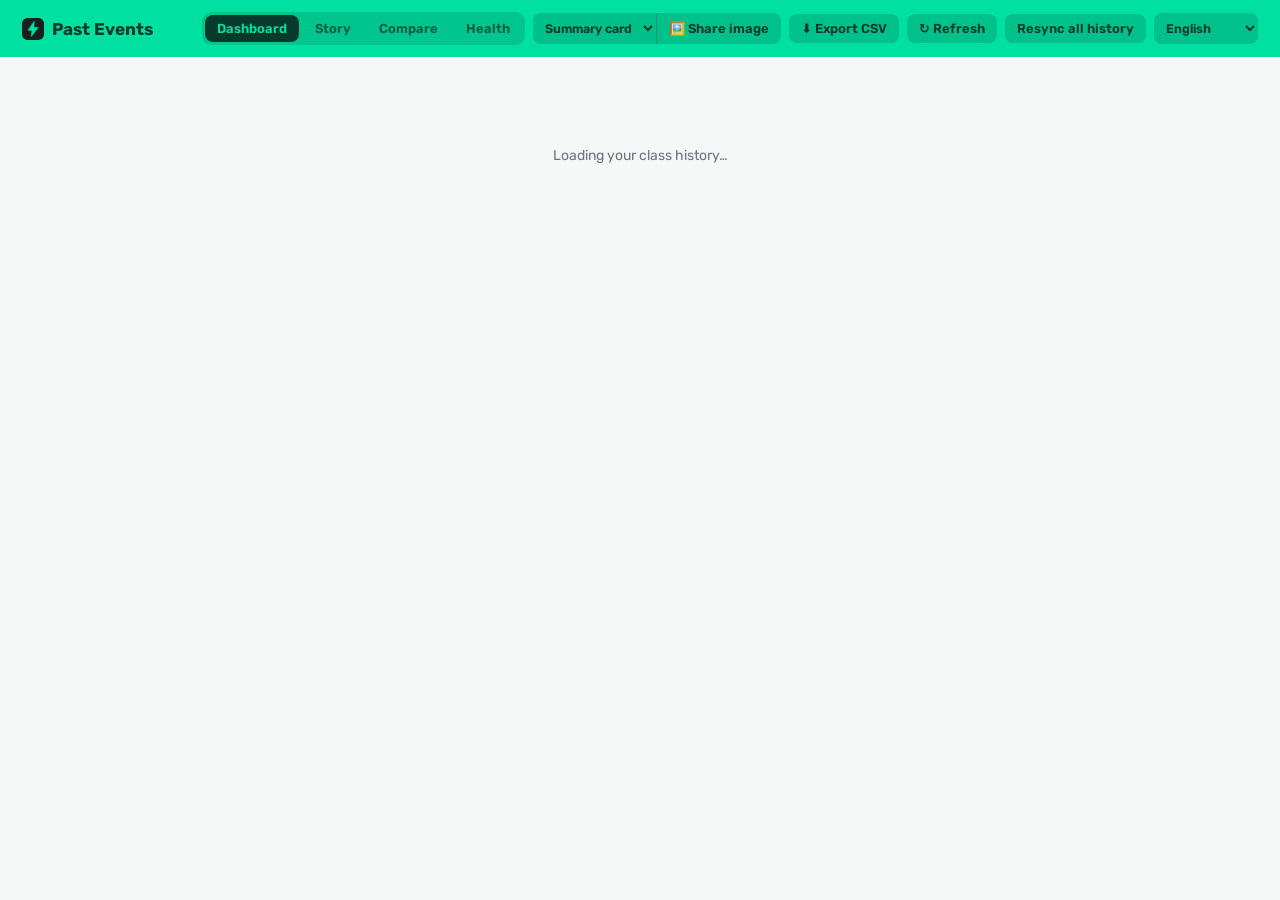
<file: boost-autobook/history.html>
<!DOCTYPE html>
<html lang="en">
<head>
<meta charset="UTF-8">
<meta name="viewport" content="width=device-width, initial-scale=1, viewport-fit=cover">
<title>Auto-Book — History</title>
<meta name="theme-color" content="#00e0a0">
<link rel="icon" type="image/png" sizes="192x192" href="icons/appicon192.png">
<link rel="preconnect" href="https://fonts.googleapis.com">
<link rel="preconnect" href="https://fonts.gstatic.com" crossorigin>
<link href="https://fonts.googleapis.com/css2?family=Rubik:wght@400;500;600;700;800&family=Noto+Sans+Arabic:wght@400;500;600;700&display=swap" rel="stylesheet">
<style>
  :root {
    --font: 'Rubik', 'Noto Sans Arabic', system-ui, -apple-system, 'Segoe UI', Arial, sans-serif;
    --green:#00e0a0; --green-deep:#00a87a; --ink:#063a2b; --red:#c0392b; --gold:#e6b800;
    --bg:#f5f7f6; --card:#ffffff; --line:#e3e6e0; --text:#1f2a17; --muted:#6b7280;
    --ghost:#eef0ec; --ghost-hover:#e0e4dc; --hover:#f3faf7;
    --heat1:#cdf3e4; --heat2:#7fe0bf; --heat3:#2fc496; --heat4:#00a87a;
    /* Per-tier text colors for heatmap cells — picked per actual background
       luminance, not just re-using --ink/--text, since the two lightest and
       two darkest tiers need opposite foreground colors from each other. */
    --heatfg1:var(--ink); --heatfg2:var(--ink); --heatfg3:#ffffff; --heatfg4:#ffffff;
    --shadow:0 1px 2px rgba(0,0,0,.04);
    --up:#1ec871; --down:#e08a2b;
    --sticky-top:60px;
  }
  html[data-theme="dark"] {
    --bg:#10171a; --card:#1a2427; --line:#2b3a3d; --text:#e7eeec; --muted:#9aa6a2;
    --ghost:#243133; --ghost-hover:#2e3d40; --hover:#1d2a2c;
    --heat1:#123027; --heat2:#175f44; --heat3:#1c9268; --heat4:#22c98e;
    /* heat1/heat2/heat3 are all still fairly dark in this theme, so they need
       light text; heat4 is the brightest tile of the set, so it flips to
       dark text — using --ink (a dark green meant for light theme) here for
       every tier was the bug: it was unreadable against heat1/heat2. */
    --heatfg1:#eafff5; --heatfg2:#eafff5; --heatfg3:#eafff5; --heatfg4:#06140f;
    --green-deep:#19c99c; --shadow:0 1px 2px rgba(0,0,0,.3);
  }
  * { box-sizing:border-box; font-family:var(--font); }
  body { margin:0; background:var(--bg); color:var(--text); }
  header { background:var(--green); color:var(--ink); padding:12px 22px; display:flex; align-items:center; justify-content:space-between; gap:12px; flex-wrap:wrap; position:sticky; top:0; z-index:20; }
  header h1 { font-size:17px; margin:0; font-weight:700; display:flex; align-items:center; gap:8px; }
  header .actions { display:flex; gap:8px; align-items:center; font-size:12px; flex-wrap:wrap; }
  button { cursor:pointer; border:none; border-radius:8px; padding:7px 12px; font-size:13px; font-weight:600; background:rgba(0,0,0,.14); color:var(--ink); }
  button:hover { background:rgba(0,0,0,.22); }
  button:disabled { opacity:.5; cursor:not-allowed; }
  button.primary { background:var(--ink); color:var(--green); }
  button.primary:hover { filter:brightness(1.2); }
  header select { border:none; border-radius:8px; padding:7px 8px; font-size:12.5px; font-weight:600; background:rgba(0,0,0,.14); color:var(--ink); }
  .sharegroup { display:flex; gap:0; }
  .sharegroup select { border-inline-end:1px solid rgba(0,0,0,.18); border-radius:8px 0 0 8px; }
  .sharegroup button { border-radius:0 8px 8px 0; }
  html[dir="rtl"] .sharegroup select { border-radius:0 8px 8px 0; }
  html[dir="rtl"] .sharegroup button { border-radius:8px 0 0 8px; }
  main { max-width:1080px; margin:0 auto; padding:20px 22px 60px; }
  .loading, .empty { text-align:center; color:var(--muted); padding:70px 20px; font-size:14px; }
  .subnote { color:var(--muted); font-size:12px; margin:2px 0 20px; }
  .hidden { display:none !important; }

  /* Mobile header: force the title onto its own line, then let the toolbar
     of buttons/selects scroll horizontally instead of wrapping into a tall
     multi-row stack. updateStickyOffsets() (history.js) re-measures the
     header's real height after this layout change, so the sticky filter bar
     below still lines up correctly. */
  @media (max-width:640px) {
    header { padding:10px 14px; gap:8px; }
    header h1 { flex:1 1 100%; font-size:15px; }
    header .actions { flex-wrap:nowrap; overflow-x:auto; width:100%; justify-content:flex-start; padding-bottom:2px; -webkit-overflow-scrolling:touch; }
    header .actions > * { flex:0 0 auto; }
    header .viewtabs { flex:0 0 auto; }
    button, header select { padding:6px 10px; font-size:12px; white-space:nowrap; }
  }
  @media (max-width:480px) {
    main { padding:14px 12px 48px; }
  }

  /* View switcher */
  .viewtabs { display:flex; gap:4px; background:rgba(0,0,0,.12); border-radius:9px; padding:3px; }
  .viewtabs button { background:transparent; color:var(--ink); opacity:.75; padding:6px 12px; }
  .viewtabs button.active { background:var(--ink); color:var(--green); opacity:1; }

  /* User card + persona */
  .usercard { display:flex; align-items:center; gap:16px; background:var(--card); border:1px solid var(--line); border-radius:14px; padding:18px 20px; margin-bottom:16px; box-shadow:var(--shadow); flex-wrap:wrap; }
  .uc-avatar { width:58px; height:58px; border-radius:50%; overflow:hidden; background:var(--ghost); flex:0 0 auto; display:flex; align-items:center; justify-content:center; font-size:22px; font-weight:800; color:var(--green-deep); }
  .uc-avatar img { width:100%; height:100%; object-fit:cover; display:block; }
  .uc-main { flex:1 1 220px; min-width:180px; }
  .uc-name { font-size:18px; font-weight:800; }
  .uc-since { font-size:12.5px; color:var(--muted); margin-top:2px; }
  .uc-persona { flex:1 1 260px; min-width:220px; background:linear-gradient(135deg, var(--green), var(--green-deep)); color:var(--ink); border-radius:12px; padding:12px 16px; }
  .uc-persona .pt { font-size:15px; font-weight:800; }
  .uc-persona .ps { font-size:12px; opacity:.85; margin-top:2px; }

  /* Badges (flip cards) */
  .badges { display:grid; grid-template-columns:repeat(5,1fr); gap:14px; margin-bottom:22px; }
  @media (max-width:760px) { .badges { grid-template-columns:repeat(2,1fr); } }
  .badge { perspective:1200px; height:190px; }
  .badge-inner { position:relative; width:100%; height:100%; cursor:pointer; transition:transform .55s cubic-bezier(.4,.2,.2,1); transform-style:preserve-3d; }
  .badge.flipped .badge-inner { transform:rotateY(180deg); }
  .badge-face { position:absolute; inset:0; backface-visibility:hidden; -webkit-backface-visibility:hidden; border-radius:14px; padding:14px 12px; box-shadow:var(--shadow); background:var(--card); border:1px solid var(--line); display:flex; flex-direction:column; align-items:center; justify-content:center; text-align:center; }
  .badge-front { opacity:.45; filter:grayscale(.65); }
  .badge.earned .badge-front { opacity:1; filter:none; border-color:var(--green-deep); }
  .badge-front .bi { font-size:32px; line-height:1; }
  .badge-front .bt { font-size:12.5px; font-weight:700; margin-top:8px; }
  .badge-front .bp { font-size:11px; color:var(--muted); margin-top:4px; }
  .badge-front .bbar { background:var(--ghost); border-radius:99px; height:5px; margin-top:8px; width:78%; overflow:hidden; }
  .badge-front .bbar i { display:block; height:100%; background:var(--green-deep); }
  .badge-front .bexp { font-size:9.5px; color:var(--green-deep); margin-top:10px; font-weight:700; }
  .badge-back { transform:rotateY(180deg); justify-content:flex-start; padding-top:18px; }
  .badge.earned .badge-back { border-color:var(--green-deep); }
  .badge-back .bb-icon { font-size:19px; }
  .badge-back .bb-title { font-size:11.5px; font-weight:800; margin-top:4px; }
  .badge-back .bb-desc { font-size:10.5px; color:var(--muted); line-height:1.4; margin-top:6px; }
  .badge-back .bb-status { font-size:11.5px; font-weight:700; margin-top:auto; padding-top:8px; }
  .badge-back .bb-status.on { color:var(--green-deep); }
  .badge-back .bb-status.off { color:var(--muted); }

  /* Actionable insights (4-card grid) */
  .insightgrid { display:grid; grid-template-columns:repeat(4,1fr); gap:12px; margin-bottom:8px; align-items:stretch; }
  @media (max-width:960px) { .insightgrid { grid-template-columns:repeat(2,1fr); } }
  @media (max-width:600px) { .insightgrid { grid-template-columns:1fr; } }
  .insightgrid.single { grid-template-columns:1fr; }
  .insight { display:flex; flex-direction:column; align-items:flex-start; gap:8px; background:var(--card); border:1px solid var(--line); border-top:4px solid var(--gold); border-radius:10px; padding:14px; box-shadow:var(--shadow); }
  .insight .ii { font-size:22px; }
  .insight .it { font-size:12.5px; line-height:1.5; flex:1 1 auto; }
  .insight .it b { color:var(--text); }
  .insight button { align-self:stretch; margin-top:auto; }
  .insight.ok { border-top-color:var(--green-deep); }

  /* Filters — grouped rows, sticky below header */
  .filterbar { position:sticky; top:var(--sticky-top); z-index:15; background:var(--card); border:1px solid var(--line); border-radius:12px; padding:6px 16px; margin-bottom:18px; box-shadow:var(--shadow); }
  .filter-row { display:flex; align-items:center; gap:12px; flex-wrap:wrap; padding:8px 0; }
  .filter-row + .filter-row { border-top:1px solid var(--line); }
  .filter-label { flex:0 0 90px; font-size:11px; font-weight:700; text-transform:uppercase; letter-spacing:.03em; color:var(--muted); }
  .chipgroup { display:flex; gap:6px; flex-wrap:wrap; flex:1 1 auto; }
  .chip { border:1px solid var(--line); background:var(--ghost); color:var(--text); border-radius:99px; padding:5px 12px; font-size:12.5px; font-weight:500; cursor:pointer; }
  .chip:hover { background:var(--ghost-hover); }
  .chip.active { background:var(--green-deep); color:#fff; border-color:var(--green-deep); }

  /* Two clearly-labeled stat groups: one that tracks the active filter above
     (so its numbers visibly change when you switch range), one that's always
     an all-time fact (streaks, best month, etc. don't make sense sliced to a
     single month) — labeling them removes the "why did some boxes not
     change" confusion of a single flat, mixed grid. */
  .stats-groupline { font-size:11px; text-transform:uppercase; letter-spacing:.03em; color:var(--muted); font-weight:700; margin:18px 0 8px; }
  .stats-groupline:first-of-type { margin-top:0; }
  .stats-groupline b { color:var(--green-deep); text-transform:none; letter-spacing:0; }
  .stats { display:grid; grid-template-columns:repeat(auto-fit, minmax(140px,1fr)); gap:10px; margin-bottom:22px; }
  .stat { background:var(--card); border:1px solid var(--line); border-radius:12px; padding:14px 14px; box-shadow:var(--shadow); }
  .stat .num { font-size:24px; font-weight:800; color:var(--green-deep); line-height:1.1; }
  .stat .lbl { font-size:12px; color:var(--muted); margin-top:4px; }
  .stat .delta { font-size:11px; font-weight:700; margin-top:3px; }
  .stat .delta.up { color:var(--up); } .stat .delta.down { color:var(--down); }

  h2 { font-size:13px; text-transform:uppercase; letter-spacing:.04em; color:var(--muted); margin:26px 0 10px; }
  .card { background:var(--card); border:1px solid var(--line); border-radius:12px; padding:16px; box-shadow:var(--shadow); }
  /* Grid items stretch to the row's height by default, but a plain block
     child (like .card) won't inherit that height on its own — it still sizes
     to its own content, so two cards with different content (e.g. a bar
     chart vs. a ring) end up visibly mismatched heights. Making each column
     a flex column and letting .card grow fills the stretched wrapper, so
     both cards in the row always match. */
  .grid2 { display:grid; grid-template-columns:1fr 1fr; gap:16px; align-items:stretch; }
  .grid2 > div { display:flex; flex-direction:column; min-height:0; }
  .grid2 > div > .card { flex:1 1 auto; }
  @media (max-width:760px) { .grid2 { grid-template-columns:1fr; } .usercard{flex-direction:column; align-items:stretch; text-align:center;} }

  /* Combined "by class / by teacher / trend / journey" horizontal row.
     min-width:0 on the cards is load-bearing: without it, a grid item's
     default min-width:auto lets its widest child (e.g. the growth-curve SVG
     or a long unbroken label) blow the column past its 1fr share, which
     squeezes and misaligns the other three cards in the row.
     align-items:stretch makes all four card boxes the same height; a long
     by-teacher list would otherwise force its own card much taller than the
     other three, so its list content scrolls internally (.card-body) instead
     of dictating the row's height. */
  .quadgrid { display:grid; grid-template-columns:repeat(4,1fr); gap:14px; align-items:stretch; }
  @media (max-width:960px) { .quadgrid { grid-template-columns:1fr 1fr; } }
  @media (max-width:600px) { .quadgrid { grid-template-columns:1fr; } }
  .quadgrid .card { min-width:0; min-height:0; max-height:280px; display:flex; flex-direction:column; }
  .quadgrid .card-body { flex:1 1 auto; min-height:0; overflow-y:auto; }
  .subcard-title { font-size:11px; text-transform:uppercase; letter-spacing:.03em; color:var(--muted); font-weight:700; margin-bottom:10px; flex:0 0 auto; }
  .growth-caption { font-size:11.5px; color:var(--muted); line-height:1.5; margin-top:10px; }

  /* Health tab */
  .lh-type { display:grid; grid-template-columns:minmax(0,1.5fr) repeat(5, minmax(0,1fr)); gap:6px 10px; align-items:baseline; font-size:13px; }
  .lh-type .hd { font-size:11px; color:var(--muted); font-weight:700; text-transform:uppercase; letter-spacing:.03em; }
  .lh-type .hd.tip { cursor:help; }
  .lh-type .nm { font-weight:700; overflow:hidden; text-overflow:ellipsis; white-space:nowrap; }
  .lh-type .v { font-variant-numeric:tabular-nums; }
  /* No tracker connected: lessons / with a plan / works most. */
  .lh-type.no-device { grid-template-columns:minmax(0,1.3fr) minmax(0,.5fr) minmax(0,.6fr) minmax(0,2fr); }
  .lh-type.no-device .v.muscles { font-variant-numeric:normal; }
  .nd-first { margin:-2px 0 8px; }
  .lh-list { display:flex; flex-direction:column; gap:8px; }
  .lh-row { display:flex; align-items:center; gap:12px; background:var(--card); border:1px solid var(--line); border-radius:12px; padding:10px 14px; box-shadow:var(--shadow); flex-wrap:wrap; }
  .lh-when { flex:0 0 96px; font-size:12px; color:var(--muted); font-variant-numeric:tabular-nums; }
  .lh-when b { display:block; color:var(--text); font-size:13px; }
  .lh-cls { flex:1 1 140px; min-width:0; }
  .lh-cls .c { font-weight:700; font-size:13.5px; overflow:hidden; text-overflow:ellipsis; white-space:nowrap; }
  .lh-cls .tch { font-size:12px; color:var(--muted); overflow:hidden; text-overflow:ellipsis; white-space:nowrap; }
  .lh-chips { display:flex; gap:6px; flex-wrap:wrap; justify-content:flex-end; }
  .lh-chip { font-size:12px; font-weight:700; padding:3px 8px; border-radius:999px; background:var(--ghost); color:var(--text); white-space:nowrap; font-variant-numeric:tabular-nums; }
  .lh-chip.hr { background:var(--green-deep); color:#fff; }
  .lh-chip.none { font-weight:600; color:var(--muted); }
  .lh-more { margin-top:12px; }
  .lh-row.openable { cursor:pointer; }
  .lh-row.openable:hover { background:var(--hover); }
  .lh-row.openable:focus-visible { outline:2px solid var(--green-deep); outline-offset:2px; }
  .lh-detail { flex:1 1 100%; cursor:default; border-top:1px solid var(--line); padding-top:10px; margin-top:2px; }
  .lh-age { font-size:12.5px; color:var(--muted); margin:0 0 6px; display:flex; align-items:center; gap:8px; flex-wrap:wrap; }
  .lh-age input { width:70px; padding:4px 6px; border:1px solid var(--line); border-radius:8px; background:var(--card); color:var(--text); }
  .lh-age a { color:var(--green-deep); font-weight:700; }
  /* Zone colours: validated as a 4-slot set on both surfaces (dataviz validator) */
  .lh-chart { --z-light:#3f93d4; --z-moderate:#22a676; --z-vigorous:#c7850c; --z-peak:#e25563; position:relative; }
  .lh-chart svg { display:block; max-width:100%; overflow:visible; }
  .lh-chart .ax { font-size:11px; fill:var(--muted); font-variant-numeric:tabular-nums; }
  .lh-chart .hr { fill:none; stroke-width:2; stroke-linejoin:round; stroke-linecap:round; }
  .lh-chart .hr.z-light { stroke:var(--z-light); } .lh-chart .hr.z-moderate { stroke:var(--z-moderate); }
  .lh-chart .hr.z-vigorous { stroke:var(--z-vigorous); } .lh-chart .hr.z-peak { stroke:var(--z-peak); }
  .lh-chart .z-band { opacity:.07; } .lh-chart .z-band.z-light { fill:var(--z-light); } .lh-chart .z-band.z-moderate { fill:var(--z-moderate); }
  .lh-chart .z-band.z-vigorous { fill:var(--z-vigorous); } .lh-chart .z-band.z-peak { fill:var(--z-peak); }
  .lh-chart .z-line { stroke-width:1; stroke-dasharray:2 4; opacity:.8; }
  .lh-chart .z-line.z-moderate { stroke:var(--z-moderate); } .lh-chart .z-line.z-vigorous { stroke:var(--z-vigorous); } .lh-chart .z-line.z-peak { stroke:var(--z-peak); }
  .lh-chart .xh { stroke:var(--muted); stroke-width:1; opacity:.6; pointer-events:none; }
  .lh-chart .hit { fill:transparent; cursor:crosshair; }
  .lh-tip { position:absolute; pointer-events:none; background:var(--card); border:1px solid var(--line); box-shadow:var(--shadow); border-radius:8px; padding:4px 8px; font-size:12px; color:var(--text); white-space:nowrap; }
  .lh-legend { display:flex; gap:14px; flex-wrap:wrap; font-size:12px; color:var(--text); margin-top:6px; }
  .lh-legend .lg { display:inline-flex; align-items:center; gap:6px; }
  .lh-legend .muted { color:var(--muted); }
  /* experimental: workout-plan parts on the chart (neutral, so the zone colours keep their meaning) */
  .lh-chart .lp-band { fill:var(--text); pointer-events:none; } .lh-chart .lp-band.w { opacity:.03; }
  .lh-chart .lp-band.a { opacity:.075; } .lh-chart .lp-band.b { opacity:.045; }
  .lh-chart .lp-lbl { font-size:11px; font-weight:700; fill:var(--text); opacity:.8; }
  .lh-chart .lp-slot { fill:var(--text); opacity:.28; pointer-events:none; }
  .lh-chart .lp-grip { cursor:ew-resize; touch-action:none; } .lh-chart .lp-grip rect { fill:transparent; }
  .lh-chart .lp-grip line { stroke:var(--muted); stroke-width:1; opacity:.55; }
  .lh-chart .lp-grip:hover line { stroke:var(--text); stroke-width:2; opacity:1; }
  .lp-bar { font-size:12px; color:var(--muted); margin-top:8px; display:flex; gap:6px; align-items:center; flex-wrap:wrap; }
  .lp-bar a { color:var(--green-deep); font-weight:700; }
  .lp-pill { font-size:10.5px; font-weight:700; text-transform:uppercase; letter-spacing:.04em; padding:2px 7px; border-radius:999px; background:var(--ghost); color:var(--text); }
  .lp-plan { margin-top:8px; font-size:12.5px; }
  .lp-plan .mp-host { margin-top:10px; }
  .mm-week-hd { display:flex; align-items:center; justify-content:space-between; gap:10px; flex-wrap:wrap; }
  .mm-week-hd select { padding:4px 6px; border:1px solid var(--line); border-radius:8px; background:var(--card); color:var(--text); font-size:12px; }
  .mm-week-hd label { font-size:12px; color:var(--muted); display:inline-flex; gap:6px; align-items:center; }
  .lp-plan summary { cursor:pointer; font-weight:700; color:var(--text); }
  .lp-hd { color:var(--muted); margin:6px 0; }
  .lp-blks { display:grid; grid-template-columns:repeat(auto-fit, minmax(200px, 1fr)); gap:8px 16px; }
  .lp-blk .muted { color:var(--muted); }
  .lp-blk ol { margin:4px 0 0; padding-inline-start:0; list-style:none; }
  .lp-blk li { margin:2px 0; }
  .z-dot { width:9px; height:9px; border-radius:50%; display:inline-block; }
  .z-dot.z-light { background:#3f93d4; } .z-dot.z-moderate { background:#22a676; } .z-dot.z-vigorous { background:#c7850c; } .z-dot.z-peak { background:#e25563; }
  .bar-row { display:flex; align-items:center; gap:10px; margin-bottom:9px; font-size:13px; }
  .bar-row .bl { flex:0 0 118px; color:var(--text); overflow:hidden; text-overflow:ellipsis; white-space:nowrap; }
  .bar-row .bt { flex:1 1 auto; background:var(--ghost); border-radius:6px; height:16px; position:relative; overflow:hidden; }
  .bar-row .bf { position:absolute; inset-inline-start:0; top:0; bottom:0; background:var(--green-deep); border-radius:6px; transition:width .4s ease; }
  .bar-row .bn { flex:0 0 28px; text-align:end; color:var(--muted); font-size:12px; font-weight:600; }

  .weekday-chart { display:flex; gap:8px; align-items:flex-end; height:140px; margin-top:6px; }
  .wd-col { flex:1 1 0; display:flex; flex-direction:column; align-items:center; justify-content:flex-end; gap:6px; height:100%; }
  .wd-bar { width:100%; max-width:36px; background:var(--green-deep); border-radius:6px 6px 3px 3px; transition:height .4s ease; min-height:2px; }
  .wd-n { font-size:11px; color:var(--muted); }
  .wd-lbl { font-size:11px; color:var(--muted); font-weight:600; }

  .month-trend { display:flex; gap:6px; align-items:flex-end; height:110px; overflow-x:auto; padding-bottom:2px; }
  .mt-col { flex:0 0 30px; display:flex; flex-direction:column; align-items:center; justify-content:flex-end; gap:4px; height:100%; }
  .mt-bar { width:100%; background:var(--green-deep); border-radius:5px 5px 2px 2px; min-height:2px; }
  .mt-lbl { font-size:9.5px; color:var(--muted); white-space:nowrap; }

  .heatgrid { display:grid; grid-template-columns:repeat(auto-fill, minmax(190px, 1fr)); gap:14px; margin-top:6px; }
  .heatmonth { background:var(--card); border:1px solid var(--line); border-radius:10px; padding:10px; box-shadow:var(--shadow); }
  .heatmonth .hm-title { font-size:12.5px; font-weight:700; margin-bottom:7px; color:var(--text); }
  .hm-wd { display:grid; grid-template-columns:repeat(7,1fr); gap:3px; margin-bottom:3px; }
  .hm-wd span { font-size:9px; color:var(--muted); text-align:center; }
  .hm-days { display:grid; grid-template-columns:repeat(7,1fr); gap:3px; }
  .hm-cell { aspect-ratio:1; border-radius:3px; background:var(--ghost); font-size:8.5px; display:flex; flex-direction:column; align-items:center; justify-content:center; gap:1px; color:var(--muted); }
  .hm-cell.h1 { background:var(--heat1); color:var(--heatfg1); }
  .hm-cell.h2 { background:var(--heat2); color:var(--heatfg2); }
  .hm-cell.h3 { background:var(--heat3); color:var(--heatfg3); }
  .hm-cell.h4 { background:var(--heat4); color:var(--heatfg4); }
  .hm-cell.empty-cell { background:transparent; }
  .hm-cell .hm-num { line-height:1; }
  .hm-cell .hm-mark { line-height:1; font-size:8px; color:currentColor; }

  /* Hour × weekday punch-card (continuous saturation, not banded) */
  .punchcard { overflow-x:auto; }
  .punch-grid { display:grid; gap:3px; min-width:560px; }
  .punch-hourrow { display:grid; gap:3px; align-items:center; }
  .punch-hlabel { font-size:9px; color:var(--muted); text-align:center; }
  .punch-wlabel { font-size:11px; color:var(--muted); font-weight:600; padding-inline-end:6px; text-align:end; }
  .punch-cell { aspect-ratio:1; border-radius:4px; background:var(--green-deep); min-width:16px; }
  .punch-cell.z { background:var(--ghost); }

  /* Cumulative growth curve */
  .growth-wrap { overflow-x:auto; }
  .growth-svg { display:block; }

  /* Consistency ring */
  .ringrow { display:flex; align-items:center; gap:20px; flex-wrap:wrap; }
  .ring-lbl { font-size:12.5px; color:var(--muted); }

  /* Compare view */
  .comparebar { display:flex; gap:16px; align-items:center; margin-bottom:18px; flex-wrap:wrap; }
  .comparebar select { padding:7px 10px; border-radius:8px; border:1px solid var(--line); background:var(--card); color:var(--text); font-size:13px; }
  .comparegrid { display:grid; grid-template-columns:1fr auto 1fr; gap:14px; align-items:center; }
  .compareside { background:var(--card); border:1px solid var(--line); border-radius:12px; padding:16px; box-shadow:var(--shadow); }
  .compareside h3 { margin:0 0 10px; font-size:13px; color:var(--muted); text-transform:uppercase; }
  .comparerow { display:flex; justify-content:space-between; padding:7px 0; border-top:1px solid var(--line); font-size:13px; }
  .comparerow:first-of-type { border-top:none; }
  .comparevs { font-size:20px; font-weight:800; color:var(--muted); text-align:center; }
  /* Below 700px the two side-by-side compare cards get too narrow to read
     (labels/numbers start wrapping and colliding). DOM order is
     side A → VS → side B, so a single column stacks them in the same
     visual order, with VS becoming a horizontal divider between the two. */
  @media (max-width:700px) {
    .comparegrid { grid-template-columns:1fr; }
    .comparebar { flex-direction:column; align-items:stretch; }
    .comparebar select { width:100%; }
  }

  /* Story mode */
  .story-overlay { position:fixed; inset:0; background:linear-gradient(160deg,#04241b,#0c2b24 60%,#04241b); z-index:100; display:flex; flex-direction:column; color:#eafff5; }
  .story-dots { display:flex; gap:5px; padding:14px 18px 0; }
  .story-dots i { flex:1 1 0; height:3px; border-radius:99px; background:rgba(255,255,255,.22); overflow:hidden; }
  .story-dots i b { display:block; height:100%; width:0; background:#fff; }
  .story-dots i.done b { width:100%; }
  /* z-index:5 is required: .story-body below is also `position:relative` and
     comes later in the DOM, so without an explicit stacking order it paints
     on top of this button (both are "positioned, z-index:auto" — later DOM
     order wins) and silently swallows clicks meant for the close button. */
  .story-close { position:absolute; top:12px; inset-inline-end:16px; z-index:5; background:rgba(255,255,255,.14); color:#fff; border-radius:50%; width:32px; height:32px; padding:0; font-size:16px; }
  .story-body { flex:1; display:flex; align-items:center; justify-content:center; text-align:center; padding:40px 24px; position:relative; }
  .story-slide { max-width:520px; animation:storyIn .35s ease; }
  @keyframes storyIn { from{opacity:0; transform:translateY(10px);} to{opacity:1; transform:none;} }
  .story-eyebrow { font-size:13px; opacity:.7; letter-spacing:.06em; text-transform:uppercase; margin-bottom:10px; }
  .story-big { font-size:52px; font-weight:800; color:var(--green); line-height:1.05; }
  .story-title { font-size:26px; font-weight:800; margin-top:6px; }
  .story-sub { font-size:15px; opacity:.85; margin-top:12px; line-height:1.6; }
  .story-avatar { width:80px; height:80px; border-radius:50%; margin:0 auto 16px; overflow:hidden; background:rgba(255,255,255,.12); display:flex; align-items:center; justify-content:center; font-size:28px; font-weight:800; }
  .story-avatar img { width:100%; height:100%; object-fit:cover; }
  .story-nav { display:flex; justify-content:space-between; padding:0 18px 26px; }
  .story-nav button { background:rgba(255,255,255,.14); color:#fff; padding:9px 18px; }
  .story-nav button:hover { background:rgba(255,255,255,.24); }
  .story-badgegrid { display:grid; grid-template-columns:repeat(5,1fr); gap:10px; margin-top:18px; }
  .story-badgegrid .sbi { font-size:24px; opacity:.35; }
  .story-badgegrid .sbi.on { opacity:1; }
  #confettiCanvas { position:fixed; inset:0; pointer-events:none; z-index:110; }
</style>
</head>
<body>
  <header>
    <h1><img src="icons/icon48.png" width="22" height="22" alt="" style="border-radius:5px;display:block;"><span data-i18n="title">Past Events</span></h1>
    <div class="actions">
      <div class="viewtabs" id="viewTabs">
        <button data-view="dashboard" class="active" data-i18n="viewDashboard">Dashboard</button>
        <button data-view="story" data-i18n="viewStory">Story</button>
        <button data-view="compare" data-i18n="viewCompare">Compare</button>
        <button data-view="health" data-i18n="viewHealth">Health</button>
      </div>
      <span class="sharegroup">
        <select id="shareTemplate"></select>
        <button id="shareImgBtn" data-i18n="shareImg">🖼️ Share image</button>
      </span>
      <button id="exportCsvBtn" data-i18n="exportCsv">⬇️ Export CSV</button>
      <button id="refreshBtn" data-i18n="refresh">↻ Refresh</button>
      <button id="resyncBtn" data-i18n="resync">Resync all history</button>
      <select id="langSelect">
        <option value="en">English</option>
        <option value="he">עברית</option>
        <option value="ru">Русский</option>
        <option value="uk">Українська</option>
        <option value="ar">العربية</option>
      </select>
    </div>
  </header>
  <main id="app">
    <div class="loading" data-i18n="loading">Loading your class history…</div>
  </main>
  <canvas id="confettiCanvas" class="hidden"></canvas>
  <script src="classtypes.js"></script>
  <script src="lessonplan-parse.js"></script>
  <script src="lessonparts.js"></script>
  <script src="muscles.js"></script>
  <script src="body.js"></script>
  <script src="musclepanel.js"></script>
  <script src="history.js"></script>
</body>
</html>
</file>
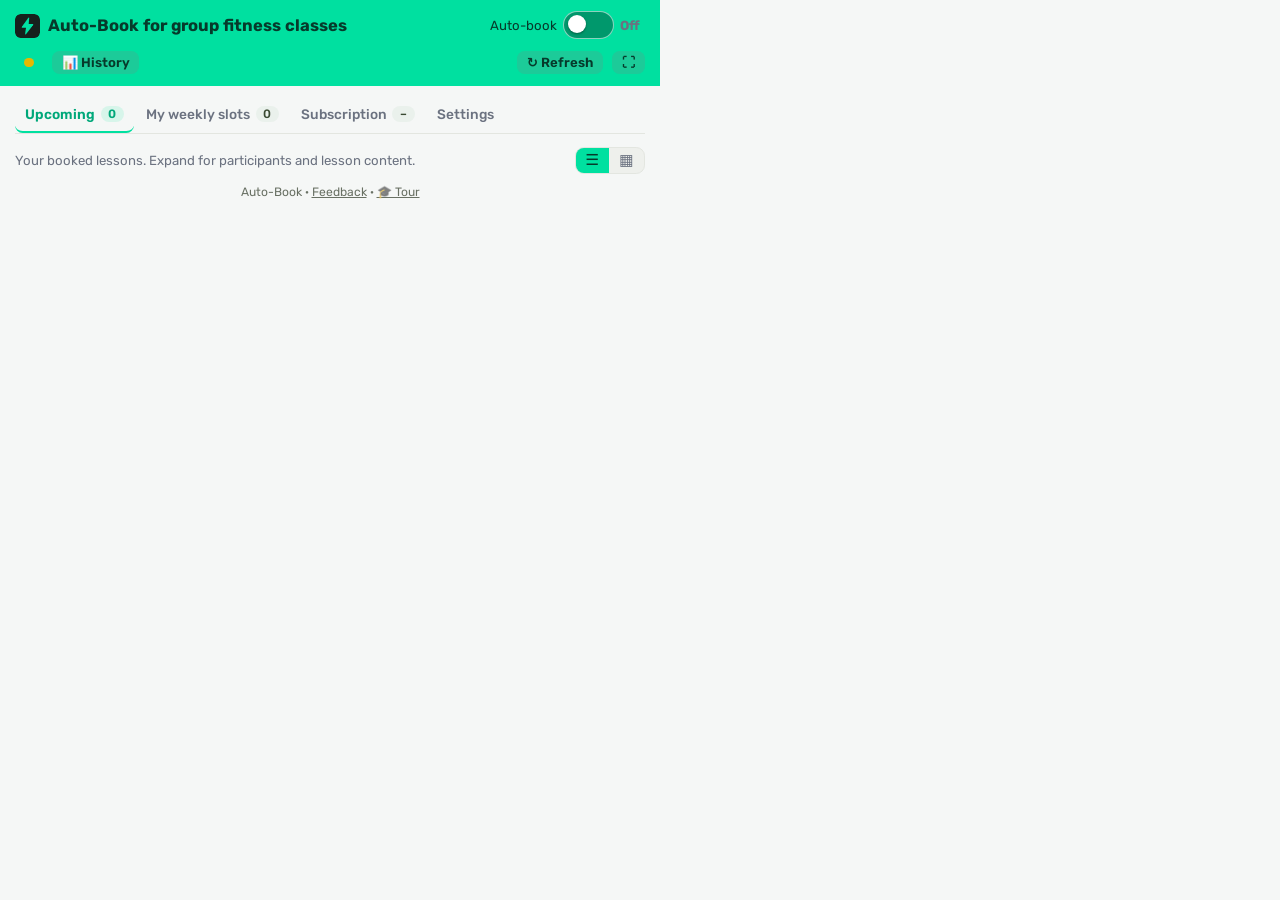
<file: boost-autobook/popup.html>
<!DOCTYPE html>
<html lang="en">
<head>
<meta charset="UTF-8">
<title>Auto-Book</title>
<meta name="theme-color" content="#00e0a0">
<meta name="mobile-web-app-capable" content="yes">
<meta name="apple-mobile-web-app-title" content="Auto-Book">
<link rel="manifest" href="app.webmanifest">
<link rel="icon" type="image/png" sizes="192x192" href="icons/appicon192.png">
<link rel="icon" type="image/png" sizes="512x512" href="icons/appicon512.png">
<link rel="apple-touch-icon" sizes="192x192" href="icons/appicon192.png">
<!-- viewport meta is injected by popup.js only on mobile, so it doesn't shrink the desktop popup -->
<link rel="preconnect" href="https://fonts.googleapis.com">
<link rel="preconnect" href="https://fonts.gstatic.com" crossorigin>
<link href="https://fonts.googleapis.com/css2?family=Rubik:wght@400;500;600;700&family=Noto+Sans+Arabic:wght@400;500;600;700&display=swap" rel="stylesheet">
<style>
  :root {
    --font: 'Rubik', 'Noto Sans Arabic', system-ui, -apple-system, 'Segoe UI', Arial, sans-serif;
    --green:#00e0a0; --green-deep:#00a87a; --ink:#063a2b; --red:#c0392b;
    /* light theme */
    --bg:#f5f7f6; --card:#ffffff; --line:#e3e6e0; --text:#1f2a17; --muted:#6b7280;
    --ghost:#eef0ec; --ghost-hover:#e0e4dc; --hover:#f3faf7; --chip:#f0f3ed;
    --badge:#eaf1ec; --badge-text:#3a4a32; --badge-active-bg:#d7f5ea;
    --input-bg:#ffffff; --header-bg:var(--green); --header-text:var(--ink);
    --ok-bg:#eef7e8; --ok-bd:#cfe8c0; --ok-tx:#2e5e1c;
    --err-bg:#fdecea; --err-bd:#f5c6c0; --err-tx:#a02519;
    --warn-bg:#fff6e6; --warn-bd:#f0d9a0; --slot-checked:#e8faf3; --shadow:0 1px 2px rgba(0,0,0,.04);
  }
  html[data-theme="dark"] {
    --bg:#10171a; --card:#1a2427; --line:#2b3a3d; --text:#e7eeec; --muted:#9aa6a2;
    --ghost:#243133; --ghost-hover:#2e3d40; --hover:#1d2a2c; --chip:#243133;
    --badge:#243133; --badge-text:#bfe9d8; --badge-active-bg:#10362c;
    --input-bg:#13201d; --header-bg:#0c2b24; --header-text:#7af0cf; --ink:#04241b;
    --green-deep:#19c99c;
    --ok-bg:#12301f; --ok-bd:#1f5e3a; --ok-tx:#7fdc9f;
    --err-bg:#3a1714; --err-bd:#7a2b22; --err-tx:#f3a59b;
    --warn-bg:#332810; --warn-bd:#6b5a1e; --slot-checked:#10302a; --shadow:0 1px 2px rgba(0,0,0,.3);
  }
  * { box-sizing: border-box; font-family: var(--font); }
  /* Desktop popup: fixed 600px, slightly zoomed. Mobile styling is gated on the
     <html class="mobile"> flag set by popup.js (reliable UA detection) — NOT a CSS
     media query, because an extension popup's viewport is unreliable for that. */
  /* The popup sizes to the active tab's content (short tabs shrink, tall tabs
     grow), capped at 545px — with zoom 1.1 that renders at ~600px, Chrome's
     hard popup limit — after which the body scrolls internally. */
  body { width: 600px; height: auto; max-height: 545px; margin: 0; background: var(--bg); color: var(--text); zoom: 1.1; display: flex; flex-direction: column; overflow: hidden; }
  header { flex: 0 0 auto; }
  .body { flex: 1 1 auto; overflow-y: auto; overflow-x: hidden; scroll-behavior: smooth; }
  html.mobile body { width: 100vw; height: 100vh; max-height: none; zoom: 1; }
  html.mobile .row { flex-direction: column; }
  html.mobile header h1 { font-size: 16px; }
  html.mobile .body { padding: 10px 12px 22px; }
  html.mobile .tab { padding: 9px 10px; }
  @keyframes bsab-fade { from { opacity: 0; transform: translateY(4px); } to { opacity: 1; transform: none; } }
  .panel:not(.hidden) { animation: bsab-fade .18s ease; }
  header { background: var(--header-bg); color: var(--header-text); padding: 10px 14px 11px; }
  .hdr-top { display:flex; align-items:center; justify-content:space-between; }
  header h1 { font-size: 15px; margin: 0; font-weight: 700; display:flex; align-items:center; gap:8px; }
  header .right { display:flex; align-items:center; gap:12px; font-size:12px; }
  .hdr-status { display:flex; align-items:center; gap:8px; margin-top:9px; font-size:13px; color:var(--header-text); }
  .avatar { width:24px; height:24px; border-radius:50%; overflow:hidden; flex:0 0 auto; display:flex; align-items:center; justify-content:center; background:rgba(127,127,127,.28); font-size:10px; font-weight:700; color:var(--header-text); }
  .avatar img { width:100%; height:100%; object-fit:cover; display:block; }
  .avatar:empty { display:none; }
  .hdr-name { font-weight:600; white-space:nowrap; }
  .status-dot { width:9px; height:9px; border-radius:50%; flex:0 0 auto; }
  .status-dot.green { background:#1ec871; } .status-dot.red { background:#ff5b52; } .status-dot.amber { background:#e6b800; }
  .hdr-state { opacity:.9; white-space:nowrap; overflow:hidden; text-overflow:ellipsis; }
  .hdr-status #refreshBtn { margin-inline-start:auto; flex:0 0 auto; }
  header .sw { display:flex; align-items:center; gap:6px; }
  .sw-state { font-size:12px; font-weight:700; min-width:22px; }
  .sw-state.on { color:#2ee08a; } .sw-state.off { color:var(--muted); }
  .icon-btn { background: rgba(127,127,127,.22); color: var(--header-text); border:none; border-radius:7px; padding:4px 9px; font-size:12px; cursor:pointer; }
  .icon-btn:hover { background: rgba(127,127,127,.38); }
  .body { padding: 0 14px 14px; }

  /* Signed-out call-to-action (shown when not authenticated) */
  .signed-out { display:none; flex-direction:column; align-items:center; text-align:center;
    gap:10px; padding:44px 28px 40px; }
  .body.signedout .tabs { display:none; }
  .body.signedout .panel { display:none !important; }
  .body.signedout .signed-out { display:flex; }
  .so-icon { font-size:42px; line-height:1; opacity:.92; }
  .so-title { font-size:17px; font-weight:700; color:var(--text); }
  .so-text { font-size:13.5px; color:var(--muted); max-width:330px; line-height:1.55; }
  .so-cta { margin-top:8px; background:var(--green); color:#06281c; font-weight:700;
    font-size:14px; padding:11px 20px; border-radius:10px; border:none; cursor:pointer;
    transition:background .15s, transform .05s; }
  .so-cta:hover { background:var(--green-deep, #16b981); }
  .so-cta:active { transform:translateY(1px); }

  .tabs { display:flex; gap:2px; border-bottom:1px solid var(--line); margin: 0 0 12px; padding-top: 10px; overflow-x:auto; position:sticky; top:0; background:var(--bg); z-index:4; }
  .tab { flex:0 0 auto; background:none; border:none; border-bottom:2px solid transparent; padding:8px 9px; font-size:12.5px; color:var(--muted); font-weight:500; cursor:pointer; display:flex; align-items:center; gap:5px; white-space:nowrap; }
  .tab:hover { background:var(--hover); }
  .tab:hover:not(.active) { color:var(--text); }
  .tab.active { color:var(--green-deep); border-bottom-color:var(--green); font-weight:600; }
  .tab-badge { background:var(--badge); color:var(--badge-text); border-radius:99px; font-size:11px; padding:1px 7px; min-width:18px; text-align:center; }
  .tab.active .tab-badge { background:var(--badge-active-bg); color:var(--green-deep); }
  .panel { display:block; }
  .panel.hidden { display:none; }
  .panel-hint { font-size:12px; color:var(--muted); margin:0 0 8px; }

  h2 { font-size: 12px; text-transform: uppercase; letter-spacing: .04em; color: var(--muted); margin: 12px 0 6px; }
  .card { background: var(--card); border:1px solid var(--line); border-radius: 10px; padding: 9px 10px; margin-bottom: 7px; box-shadow: var(--shadow); }
  label { font-size: 12px; color: var(--muted); display:block; margin-bottom: 2px; }
  input, select, textarea { width:100%; padding:9px 10px; border:1px solid var(--line); border-radius:9px; font-size:14px; background:var(--input-bg); color:var(--text); }
  textarea { font-family:ui-monospace,Menlo,Consolas,monospace; font-size:11px; resize:vertical; }
  input:focus, select:focus, textarea:focus { outline:none; border-color:var(--green-deep); box-shadow:0 0 0 3px rgba(0,224,160,.18); }
  .file-btn { display:inline-flex; align-items:center; gap:5px; cursor:pointer; background:var(--ghost); color:var(--text); padding:7px 10px; border-radius:7px; font-size:13px; font-weight:500; }
  .row { display:flex; gap:8px; }
  .row > div { flex:1; }
  button { cursor:pointer; border:none; border-radius:7px; padding:7px 10px; font-size:13px; background:var(--green); color:var(--ink); font-weight:600; }
  button:hover { background:var(--green-deep); color:#fff; }
  button.ghost { background:var(--ghost); color:var(--text); font-weight:500; }
  button.ghost:hover { background:var(--ghost-hover); }
  button.danger { background:var(--red); color:#fff; }
  button.danger:hover { filter:brightness(.92); }
  button.small { padding:4px 8px; font-size:12px; }
  button:disabled { opacity:.4; cursor:not-allowed; }
  .refresh-btn { background:var(--ghost); color:var(--text); padding:3px 10px; font-size:12px; border-radius:7px; font-weight:500; }

  .banner { display:flex; align-items:center; justify-content:space-between; gap:8px; padding:8px 10px; border-radius:8px; margin-bottom:10px; font-size:13px; border:1px solid transparent; }
  .banner-checking { background:var(--ghost); border-color:var(--line); color:var(--muted); }
  .banner-ok { background:var(--ok-bg); border-color:var(--ok-bd); color:var(--ok-tx); }
  .banner-err { background:var(--err-bg); border-color:var(--err-bd); color:var(--err-tx); }
  .warn { display:none; background:var(--warn-bg); border:1px solid var(--warn-bd); color:var(--text); padding:8px; border-radius:8px; margin-bottom:10px; font-size:12px; }
  .autowarn { display:flex; align-items:center; gap:8px; background:var(--warn-bg); border:1px solid var(--warn-bd); color:var(--text); padding:8px 10px; border-radius:8px; margin-bottom:8px; font-size:12px; }
  .autowarn span { flex:1 1 auto; }
  /* Schedule-change banner: a short list, so give the lines room to breathe
     and keep the dismiss button aligned to the top of the stack. */
  .autowarn.schedchg { align-items:flex-start; line-height:1.5; }
  .autowarn.schedchg b { display:inline-block; margin-bottom:2px; }
  .autowarn-btn { flex:0 0 auto; background:var(--green); color:#06281c; font-weight:700; border:none; border-radius:7px; padding:5px 12px; font-size:12px; cursor:pointer; }
  .autowarn-btn:hover { background:var(--green-deep, #16b981); }

  .target { border-inline-start:4px solid var(--muted); }
  .target.open   { border-inline-start-color:var(--green-deep); }
  .target.waiting{ border-inline-start-color:#caa024; }
  .target.full   { border-inline-start-color:var(--red); }
  .target.booked { border-inline-start-color:var(--green-deep); }
  .t-head { display:flex; justify-content:space-between; align-items:flex-start; gap:8px; }
  .t-head-act { flex:0 0 auto; }
  .t-head-act .muted { font-size:12px; }
  .t-title { font-weight:600; font-size:14px; }
  .t-meta { font-size:12px; color:var(--muted); margin-top:2px; line-height:1.5; }
  .t-muscles { display:flex; align-items:center; gap:8px; margin-top:6px; font-size:12px; color:var(--muted); }
  .mp-host { margin-bottom:12px; }
  .pill { font-size:11px; padding:2px 8px; border-radius:99px; color:#fff; white-space:nowrap; }
  .pill.open{background:var(--green-deep);} .pill.waiting{background:#caa024;} .pill.full{background:var(--red);}
  .pill.booked{background:var(--green-deep);} .pill.passed,.pill.notfound{background:var(--muted);}
  .pill.bonus{background:#b47cff;color:#fff;}
  .sub-summary{border-inline-start:4px solid var(--green-deep);}
  .sub-summary .t-meta{font-size:13px;color:var(--text);}
  .t-actions { display:flex; gap:6px; margin-top:7px; flex-wrap:wrap; align-items:center; }
  .act-sep { flex:0 0 auto; align-self:center; width:1px; height:18px; background:var(--line); margin:0 3px; }
  .muted { color:var(--muted); font-size:12px; }
  .empty { text-align:center; color:var(--muted); font-size:13px; padding:14px; }

  /* List / Week view switch */
  .panel-top { display:flex; align-items:center; justify-content:space-between; gap:8px; }
  .panel-top .panel-hint { margin:0; }
  .viewtoggle { display:inline-flex; flex:0 0 auto; border:1px solid var(--line); border-radius:8px; overflow:hidden; background:var(--ghost); }
  .vt-btn { background:transparent; color:var(--muted); border:none; border-radius:0; padding:4px 9px; font-size:14px; line-height:1; font-weight:600; }
  .vt-btn:hover { background:var(--ghost-hover); color:var(--text); }
  .vt-btn.active { background:var(--green); color:var(--ink); }

  /* Week grid (7 day-columns, Sun→Sat; flows RTL with document dir) */
  .weekgrid { display:flex; gap:4px; align-items:stretch; }
  .weekcol { flex:1 1 0; min-width:0; background:var(--card); border:1px solid var(--line); border-radius:8px; padding:5px 3px; min-height:90px; display:flex; flex-direction:column; gap:4px; transition:flex-grow .28s cubic-bezier(.2,.75,.3,1); }
  .weekcol.filled { flex-grow:1.7; }
  .weekcol.empty { flex-grow:.55; padding:5px 1px; }
  .weekcol.today { border-color:var(--green-deep); box-shadow:0 0 0 1px var(--green-deep) inset; }
  .weekcol-head { text-align:center; font-size:11px; font-weight:700; color:var(--muted); padding-bottom:3px; border-bottom:1px solid var(--line); }
  .weekcol.today .weekcol-head { color:var(--green-deep); }
  .weekcol-empty { text-align:center; color:var(--line); font-size:14px; margin-top:6px; }
  .weekitem { flex:1 1 auto; display:flex; flex-direction:column; gap:2px; border-radius:6px; padding:5px; background:var(--ghost); border-inline-start:3px solid var(--muted); }
  .weekitem.dim { opacity:.55; }
  .weekitem.open, .weekitem.booked { border-inline-start-color:var(--green-deep); }
  .weekitem.waiting { border-inline-start-color:#caa024; }
  .weekitem.full, .weekitem.notfound, .weekitem.passed { border-inline-start-color:var(--red); }
  .wi-time { font-size:12px; font-weight:800; color:var(--text); }
  .wi-name { font-size:11px; font-weight:600; color:var(--text); line-height:1.25; word-break:break-word; }
  .wi-sub { font-size:10px; color:var(--muted); line-height:1.3; word-break:break-word; }
  .weekitem.clickable { cursor:pointer; position:relative; }
  .weekitem.clickable:hover { background:var(--ghost-hover); }
  .wi-caret { align-self:flex-end; font-size:10px; color:var(--muted); transition:transform .2s; margin-top:1px; }
  .weekitem.open .wi-caret { transform:rotate(180deg); }
  /* Actions pinned to the bottom of the item so they line up across columns */
  .wi-actbtns { display:flex; flex-direction:column; gap:4px; margin-top:auto; padding-top:8px; }
  .wi-actbtns button { width:100%; height:26px; padding:0 6px; font-size:11px; line-height:1;
    white-space:nowrap; overflow:hidden; text-overflow:ellipsis; display:flex; align-items:center; justify-content:center; }
  .weekcol .plan-row { flex-wrap:wrap; gap:3px; font-size:10px; }
  .weekcol .plan-row button { padding:3px 6px; font-size:10px; }

  /* Period view: calendar grid spanning the subscription period (start→end) */
  .period-stats { display:flex; flex-wrap:wrap; gap:6px; margin-bottom:8px; }
  .period-stats .chip b { color:var(--text); }
  .period-stats .chip.warn-chip { background:var(--warn-bg); border-color:var(--warn-bd); }
  .period-legend { display:flex; flex-wrap:wrap; gap:6px 12px; margin:2px 0 10px; padding:7px 9px; background:var(--ghost); border:1px solid var(--line); border-radius:8px; }
  .period-legend .pl-item { font-size:11px; color:var(--muted); white-space:nowrap; display:inline-flex; align-items:center; gap:4px; }
  .period-legend .pl-ic { font-size:12px; }
  .periodgrid { display:flex; flex-direction:column; gap:4px; }
  .periodweek { display:flex; gap:4px; }
  .periodweek-head { display:flex; gap:4px; margin-bottom:2px; position:sticky; top:var(--tabs-h, 44px); z-index:3; background:var(--bg); padding:4px 0 5px; box-shadow:0 1px 0 var(--line); }
  .periodweek-head span { flex:1 1 0; text-align:center; font-size:10.5px; font-weight:700; color:var(--muted); }
  .periodcell { position:relative; flex:1 1 0; min-width:0; background:var(--card); border:1px solid var(--line); border-radius:7px; padding:3px; min-height:34px; display:flex; flex-direction:column; gap:3px; }
  .periodcell.addable { cursor:pointer; }
  .periodcell.addable:hover { border-color:var(--green-deep); }
  .pc-add { position:absolute; top:2px; inset-inline-end:3px; font-size:12px; font-weight:800; line-height:1; color:var(--green-deep); opacity:0; transition:opacity .12s; pointer-events:none; }
  .periodcell.addable:hover .pc-add { opacity:1; }
  .periodcell.out { background:transparent; border-color:transparent; }
  .periodcell.past:not(.out) { opacity:.45; }
  .periodcell.today { border-color:var(--green-deep); box-shadow:0 0 0 1px var(--green-deep) inset; }
  /* Next-period preview cells (past periodEnd) — dashed border signals "not confirmed yet" */
  .periodcell.next-period { border-style:dashed; opacity:.8; }
  .pc-date { font-size:10px; font-weight:700; color:var(--muted); text-align:center; }
  .periodcell.today .pc-date { color:var(--green-deep); }
  .pe-entry { position:relative; border-radius:5px; padding:2px 16px 2px 4px; font-size:9.5px; line-height:1.25; border-inline-start:3px solid var(--muted); background:var(--ghost); word-break:break-word; }
  .pe-entry.booked { border-inline-start-color:var(--green-deep); background:var(--ok-bg); }
  .pe-entry.external { border-inline-start-color:#38b6ff; }   /* booked directly on BoostApp */
  .pe-entry.scheduled { border-inline-start-color:var(--green-deep); }
  .pe-entry.limit { border-inline-start-color:var(--red); background:var(--err-bg); opacity:.85; }
  .pe-entry.skipped { border-inline-start-color:var(--muted); opacity:.6; text-decoration:line-through; }
  .pe-entry.preview { border-inline-style:dashed; opacity:.75; }
  .pe-time { font-weight:800; }
  /* Hover/focus-revealed skip↔unskip toggle on scheduled/skipped calendar entries */
  .pe-toggle {
    position:absolute; top:1px; inset-inline-end:1px; width:13px; height:13px; line-height:11px;
    padding:0; margin:0; border:none; border-radius:3px; background:var(--card); color:var(--text);
    font-size:9px; text-align:center; cursor:pointer; opacity:0; transition:opacity .12s;
  }
  .pe-entry:hover .pe-toggle, .pe-entry:focus-within .pe-toggle, .pe-toggle:focus { opacity:1; }
  .pe-toggle:hover { background:var(--green-deep); color:#06281c; }
  .pe-toggle:disabled { opacity:.5; cursor:default; }
  .autowarn.preview-note { background:var(--ghost); border-color:var(--line); opacity:.9; }
  /* Past-day entries, filled from the History backfill */
  .pe-entry.hist-attended { border-inline-start-color:var(--green-deep); background:var(--ok-bg); }
  .pe-entry.hist-latecancel { border-inline-start-color:var(--red); background:var(--warn-bg); }
  .pe-entry.hist-cancelled { border-inline-start-color:var(--muted); opacity:.65; text-decoration:line-through; }
  .pe-entry.hist-noshow { border-inline-start-color:var(--red); background:var(--err-bg); }
  .pe-entry.hist-other { opacity:.6; }

  /* Day picker overlay (click a future day → choose a class to schedule) */
  .daypicker-backdrop { position:fixed; inset:0; background:rgba(0,0,0,.5); display:flex; align-items:center; justify-content:center; z-index:20; padding:16px; }
  .daypicker { width:100%; max-width:340px; max-height:80%; overflow:hidden; display:flex; flex-direction:column; background:var(--bg); border:1px solid var(--line); border-radius:12px; box-shadow:0 10px 40px rgba(0,0,0,.4); }
  .dp-head { display:flex; align-items:center; justify-content:space-between; gap:8px; padding:11px 13px; border-bottom:1px solid var(--line); font-weight:700; font-size:14px; }
  .dp-close { background:transparent; color:var(--muted); border:none; font-size:15px; cursor:pointer; padding:2px 6px; }
  .dp-close:hover { color:var(--text); }
  .dp-list { overflow-y:auto; padding:6px; display:flex; flex-direction:column; gap:4px; }
  .dp-row { display:flex; align-items:center; gap:8px; padding:7px 8px; border:1px solid var(--line); border-radius:8px; background:var(--card); }
  .dp-time { font-weight:700; font-size:12.5px; flex:0 0 auto; }
  .dp-name { flex:1 1 auto; font-size:12.5px; min-width:0; }
  .dp-teacher { color:var(--muted); font-size:11px; }
  .dp-act { flex:0 0 auto; }

  .switch { position:relative; display:inline-block; width:46px; height:25px; }
  .switch input{opacity:0;width:0;height:0;}
  .slider{position:absolute;inset:0;background:rgba(0,0,0,.32);border:1.5px solid rgba(255,255,255,.55);border-radius:25px;transition:.2s;cursor:pointer;}
  .slider:before{content:"";position:absolute;height:17px;width:17px;left:3px;top:2.5px;background:#fff;border-radius:50%;transition:.2s;box-shadow:0 1px 2px rgba(0,0,0,.35);}
  input:checked + .slider{background:#fff;border-color:#fff;}
  input:checked + .slider:before{transform:translateX(21px);background:var(--green-deep);}

  .expand-row { display:flex; gap:6px; margin-top:8px; flex-wrap:wrap; }
  .expand-row button { background:var(--ghost); color:var(--text); padding:5px 10px; font-size:12px; border-radius:7px; font-weight:500; }
  /* Auto-height accordion animation via grid-template-rows 0fr→1fr (no fixed cap,
     no clipping of long lesson content). Content lives in .expand-inner. */
  .expand-body { display:grid; grid-template-rows:0fr; transition:grid-template-rows .28s ease; }
  .expand-body.open { grid-template-rows:1fr; }
  .expand-inner { overflow:hidden; min-height:0; }
  .expand-body.open .expand-inner { margin-top:8px; border-top:1px solid var(--line); padding-top:8px; }
  .chips { display:flex; flex-wrap:wrap; gap:5px; }
  .chip { background:var(--chip); border:1px solid var(--line); border-radius:99px; padding:3px 9px; font-size:12px; }
  .chip.wait { background:var(--warn-bg); border-color:var(--warn-bd); }
  .lesson-desc { font-size:13px; line-height:1.6; color:var(--text); }
  .lesson-desc a { color:var(--green-deep); }
  .lesson-desc img { max-width:100%; height:auto; }
  .subhdr { font-size:11px; text-transform:uppercase; letter-spacing:.04em; color:var(--muted); margin:6px 0 4px; }

  .day-group { background:var(--card); border:1px solid var(--line); border-radius:10px; margin-bottom:8px; overflow:hidden; box-shadow: var(--shadow); }
  .day-hdr { display:flex; justify-content:space-between; align-items:center; padding:9px 12px; cursor:pointer; font-weight:600; font-size:14px; user-select:none; }
  .day-hdr .count { font-size:12px; color:var(--muted); font-weight:400; }
  .day-slots { display:none; padding:2px 8px 8px; }
  .day-slots.open { display:block; }
  .slot-row { display:flex; align-items:center; gap:10px; padding:7px 6px; border-top:1px solid var(--line); cursor:pointer; }
  .slot-row:hover { background:var(--hover); }
  .slot-row input { width:17px; height:17px; margin:0; accent-color:var(--green-deep); }
  .slot-time { font-weight:600; font-size:13px; min-width:46px; }
  .slot-class { font-size:13px; }
  .slot-teacher { font-size:12px; color:var(--muted); }
  .slot-row.checked { background:var(--slot-checked); }
  .plan-row { display:flex; align-items:center; gap:8px; padding:6px 2px; border-top:1px solid var(--line); font-size:12.5px; }
  .plan-row:first-child { border-top:none; }
  .plan-date { font-weight:600; min-width:46px; }
  .plan-status { color:var(--muted); }
  .plan-status.booked { color:var(--green-deep); }
  .plan-status.skipped { color:var(--muted); text-decoration:line-through; }
  .plan-status.limit { color:var(--red); }
  .plan-act { margin-inline-start:auto; display:flex; gap:6px; }

  /* ── Full-page mode (popup.html?page=1 opened as a browser tab) ──────────
     Same DOM, same logic — only the layout stretches. Content is centered at
     ~1150px via responsive inline padding on header/.body so the green header
     bar still spans the full window width. */
  html.fullpage body { width:100%; max-width:none; height:100vh; max-height:none; zoom:1; }
  html.fullpage #fullPageBtn { display:none; }
  html.mobile #fullPageBtn { display:none; }
  html.fullpage header { padding:14px max(24px, calc((100vw - 1150px) / 2)) 15px; }
  html.fullpage .body { padding:0 max(24px, calc((100vw - 1150px) / 2)) 28px; }
  html.fullpage header h1 { font-size:18px; }
  html.fullpage header h1 img { width:26px; height:26px; }
  html.fullpage .hdr-status { font-size:14px; margin-top:11px; }
  html.fullpage .avatar { width:28px; height:28px; }
  html.fullpage .icon-btn { font-size:13px; padding:5px 11px; }
  html.fullpage .tabs { padding-top:12px; }
  html.fullpage .tab { font-size:14px; padding:10px 13px; }
  html.fullpage .panel-hint { font-size:13px; }
  /* Card lists become responsive multi-column grids. Full-width children
     (week grid, period calendar, notices, empty states) span all columns. */
  html.fullpage #regSection, html.fullpage #list, html.fullpage #subSection {
    display:grid; grid-template-columns:repeat(auto-fill, minmax(340px, 1fr));
    gap:10px; align-items:start;
  }
  html.fullpage #regSection > .card, html.fullpage #list > .card, html.fullpage #subSection > .card { margin-bottom:0; }
  html.fullpage #regSection > :is(.weekgrid, .empty, .autowarn, .muted),
  html.fullpage #list > :is(.weekgrid, .empty, .autowarn, .muted, .period-stats, .period-legend, .periodweek-head, .periodgrid),
  html.fullpage #subSection > :is(.empty, .muted, .sub-summary) { grid-column:1 / -1; }
  /* Bigger week + period calendars — we have the room. */
  html.fullpage .weekcol { min-height:170px; padding:8px 6px; }
  html.fullpage .weekcol-head { font-size:12.5px; padding-bottom:6px; }
  html.fullpage .wi-time { font-size:13.5px; }
  html.fullpage .wi-name { font-size:12.5px; }
  html.fullpage .wi-sub { font-size:11px; }
  html.fullpage .periodcell { min-height:74px; padding:5px; }
  html.fullpage .pc-date { font-size:11.5px; }
  html.fullpage .pe-entry { font-size:11px; padding:3px 18px 3px 6px; }
  html.fullpage .pe-time { font-size:11.5px; }
  html.fullpage .period-legend .pl-item { font-size:12px; }
  /* Settings and the scheduler read better with a width cap. */
  html.fullpage .panel[data-panel="settings"] { max-width:780px; }
  html.fullpage #schedulerWrap .expand-inner { max-width:900px; }
</style>
</head>
<body>
  <header>
    <div class="hdr-top">
      <h1><img src="icons/icon48.png" width="22" height="22" alt="" style="border-radius:5px;display:block;">Auto-Book for group fitness classes</h1>
      <span class="right">
        <span class="sw"><span data-i18n="autobook">Auto-book</span>
          <label class="switch"><input type="checkbox" id="autoBook"><span class="slider"></span></label>
          <span id="autoBookState" class="sw-state"></span>
        </span>
      </span>
    </div>
    <div class="hdr-status">
      <span class="avatar" id="hdrAvatar"></span>
      <span class="hdr-name" id="hdrName"></span>
      <span class="status-dot amber" id="hdrDot"></span>
      <span class="hdr-state" id="hdrState"></span>
      <button id="historyBtn" class="icon-btn" data-i18n="openHistory">📊 History</button>
      <button id="refreshBtn" class="icon-btn">↻ Refresh</button>
      <button id="fullPageBtn" class="icon-btn" data-i18n-title="openFullPage" title="Open as full page">⛶</button>
    </div>
  </header>

  <div class="body">
    <div id="warn" class="warn"></div>

    <div id="signedOut" class="signed-out">
      <div class="so-icon">🔒</div>
      <div class="so-title" data-i18n="soTitle">Not signed in to BoostApp</div>
      <div class="so-text" data-i18n="soText">Open BoostApp and sign in to load your lessons, weekly slots and subscription.</div>
      <button id="soBtn" class="so-cta" data-i18n="soCta">Open BoostApp to sign in</button>
    </div>

    <nav class="tabs">
      <button class="tab active" data-tab="upcoming"><span data-i18n="tab_upcoming">Upcoming</span> <span class="tab-badge" id="badge-upcoming">0</span></button>
      <button class="tab" data-tab="slots"><span data-i18n="tab_slots">My weekly slots</span> <span class="tab-badge" id="badge-slots">0</span></button>
      <button class="tab" data-tab="subscription"><span data-i18n="tab_subscription">Subscription</span> <span class="tab-badge" id="badge-sub">–</span></button>
      <button class="tab" data-tab="settings"><span data-i18n="tab_settings">Settings</span></button>
    </nav>

    <section class="panel" data-panel="upcoming">
      <div class="panel-top">
        <p class="panel-hint" data-i18n="hint_upcoming">Your booked lessons. Expand for participants and lesson content.</p>
        <div class="viewtoggle" data-view-for="upcoming">
          <button class="vt-btn active" data-view="list" data-i18n-title="viewList" title="List">☰</button>
          <button class="vt-btn" data-view="week" data-i18n-title="viewWeek" title="Week">▦</button>
        </div>
      </div>
      <div id="regSection"></div>
    </section>

    <section class="panel hidden" data-panel="slots">
      <div style="display:flex; justify-content:space-between; align-items:center; gap:8px; margin-bottom:6px;">
        <div style="display:flex; gap:8px;">
          <button id="toggleScheduler" class="refresh-btn">Schedule lessons +</button>
          <button id="checkNow" class="refresh-btn">Check now</button>
        </div>
        <div class="viewtoggle" data-view-for="slots">
          <button class="vt-btn active" data-view="list" data-i18n-title="viewList" title="List">☰</button>
          <button class="vt-btn" data-view="week" data-i18n-title="viewWeek" title="Week">▦</button>
          <button class="vt-btn" data-view="period" data-i18n-title="viewPeriod" title="Period">📅</button>
        </div>
      </div>
      <div id="schedulerWrap" class="expand-body">
        <div class="expand-inner">
          <p class="panel-hint" data-i18n="hint_schedule">Tick the slots you want — the extension books them every week when registration opens.</p>
          <div id="scheduleSection"></div>
        </div>
      </div>
      <div id="slotsAutoWarn" class="autowarn" style="display:none;">
        <span data-i18n="slotsAutoOff">⏸️ Auto-book is off — these slots won't be booked automatically.</span>
        <button id="slotsAutoOn" class="autowarn-btn" data-i18n="turnOn">Turn on</button>
      </div>
      <div id="list"></div>
    </section>

    <section class="panel hidden" data-panel="subscription">
      <div id="subSection"></div>
    </section>

    <section class="panel hidden" data-panel="settings">
      <div class="card">
        <div class="row">
          <div><label data-i18n="lbl_lang">Language</label>
            <select id="lang">
              <option value="en">English</option>
              <option value="he">עברית</option>
              <option value="ru">Русский</option>
              <option value="uk">Українська</option>
              <option value="ar">العربية</option>
            </select></div>
          <div><label data-i18n="lbl_theme">Theme</label>
            <select id="theme">
              <option value="system" data-i18n="theme_system">System</option>
              <option value="light" data-i18n="theme_light">Light</option>
              <option value="dark" data-i18n="theme_dark">Dark</option>
            </select></div>
        </div>
        <div class="row" style="margin-top:8px;">
          <div><label id="bodyPrefLbl">Body figure</label>
            <select id="bodyPref"><option value="auto"></option><option value="male"></option><option value="female"></option><option value="neutral"></option></select>
            <div class="muted" id="bodyPrefHint" style="margin-top:3px;font-size:11.5px;"></div></div>
          <div></div>
        </div>
        <div class="row" style="margin-top:8px;">
          <div><label data-i18n="lbl_company">Company #</label><input id="companyNum"></div>
          <div><label data-i18n="lbl_token">Studio token (GetUrl)</label><input id="getUrl"></div>
        </div>
        <div class="row" style="margin-top:8px;">
          <div><label data-i18n="lbl_poll">Poll every (minutes)</label><input id="pollMinutes" type="number" min="1" value="1"></div>
          <div><label data-i18n="lbl_snipe">Snipe lead (minutes)</label><input id="snipeWindowMin" type="number" min="1" value="5"></div>
        </div>
        <div class="row" style="margin-top:8px;">
          <div><label data-i18n="lbl_daily">Daily limit (0 = auto from plan)</label><input id="dailyLimitOverride" type="number" min="0" value="0"></div>
          <div></div>
        </div>
        <button id="saveCfg" style="margin-top:10px;" data-i18n="saveSettings">Save settings</button>
        <p class="muted" id="studioWindowNote" style="margin-top:8px;"></p>
        <p class="muted" style="margin-top:8px;" data-i18n="settings_note">Daily limit only controls the local warning — the studio's server still enforces your real per-day allowance. You must be signed in to BoostApp in this Chrome profile. The extension cannot register before your studio's window opens — it fires the instant it does.</p>
      </div>

      <div class="card" id="fitbitCard">
        <label data-i18n="fb_title">Fitbit sync</label>
        <p class="muted" style="margin:2px 0 8px;" data-i18n="fb_hint">Logs attended lessons to Fitbit as workouts — automatically, a few minutes after each lesson ends. Fitbit pairs them with your tracker's heart-rate data and syncs them to Health Connect. The date below only limits how far back to backfill.</p>
        <div id="fbStatus" class="muted" style="margin-bottom:8px;">—</div>
        <div id="fbSetup">
          <div class="row">
            <div><label data-i18n="fb_client">Google OAuth Client ID</label><input id="fbClientId" placeholder="…apps.googleusercontent.com" spellcheck="false"></div>
            <div><label data-i18n="fb_secret">Client Secret</label><input id="fbClientSecret" type="password" spellcheck="false"></div>
          </div>
          <p class="muted" style="margin:6px 0 8px;" id="fbSetupHint"></p>
          <button id="fbConnect" data-i18n="fb_connect">Connect Fitbit</button>
        </div>
        <div id="fbControls" style="display:none;">
          <div class="row">
            <div><label data-i18n="fb_duration">Lesson length (minutes)</label><input id="fbDuration" type="number" min="5" max="240" value="60"></div>
            <div><label data-i18n="fb_since">Sync lessons from (date)</label><input id="fbSince" type="date"></div>
          </div>
          <label style="display:flex; align-items:center; gap:6px; margin-top:8px; font-weight:normal;">
            <input id="fbAutoSync" type="checkbox" style="width:auto;"> <span data-i18n="fb_auto">Sync automatically</span>
          </label>
          <div style="display:flex; gap:8px; margin-top:10px; flex-wrap:wrap;">
            <button id="fbSyncNow" data-i18n="fb_sync_now">Sync now</button>
            <button id="fbDisconnect" class="ghost" data-i18n="fb_disconnect">Disconnect</button>
          </div>
        </div>
      </div>

      <div class="card">
        <label data-i18n="lbl_backup">Backup / transfer slots</label>
        <p class="muted" style="margin:2px 0 8px;" data-i18n="backup_hint">Export your slots &amp; settings to move them to another browser, or paste/upload a backup to import.</p>
        <textarea id="ioBox" rows="4" spellcheck="false"></textarea>
        <div style="display:flex; gap:8px; margin-top:8px; flex-wrap:wrap;">
          <button id="btnExport" data-i18n="export">Export</button>
          <button id="btnDownload" class="ghost" data-i18n="download">Download file</button>
          <button id="btnImport" class="ghost" data-i18n="import">Import</button>
          <label class="file-btn">📁<input id="importFile" type="file" accept="application/json,.json" style="display:none;"></label>
        </div>
      </div>
    </section>

    <div id="updateBanner" style="display:none; margin:10px 0 0; padding:8px 12px; border-radius:10px; background:var(--green-deep); color:#fff; font-size:12px; text-align:center;"></div>
    <div style="text-align:center; padding:10px 0 6px; font-size:11px; opacity:.65;">
      Auto-Book <span id="verLabel"></span><span id="feedbackSep"> · </span><a id="feedbackLink" href="#" target="_blank" rel="noopener" style="color:inherit;">Feedback</a>
      <span> · </span><a id="tourReplay" href="#" style="color:inherit;" data-i18n="tour_replay">🎓 Tour</a>
    </div>
  </div>

  <script src="classtypes.js"></script>
  <script src="lessonplan-parse.js"></script>
  <script src="muscles.js"></script>
  <script src="body.js"></script>
  <script src="musclepanel.js"></script>
  <script src="popup.js"></script>
  <script src="walkthrough.js"></script>
</body>
</html>
</file>
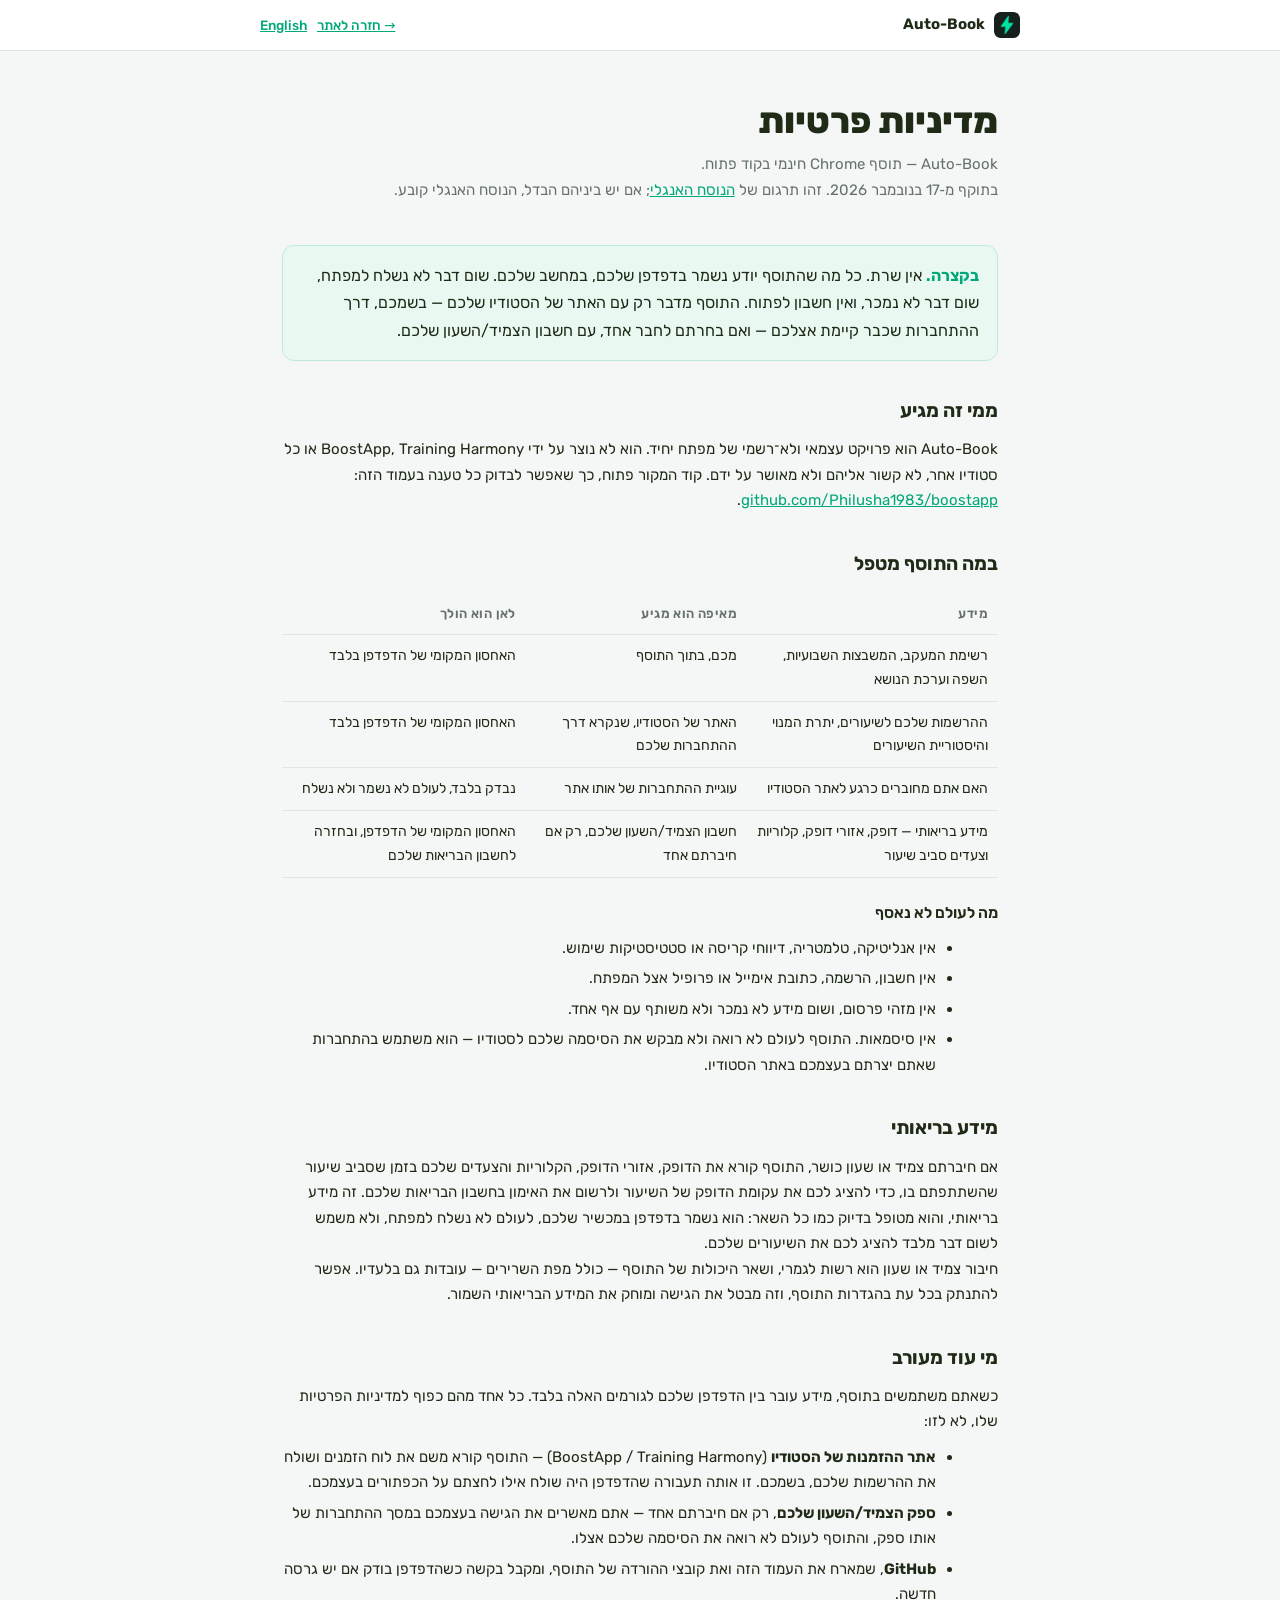
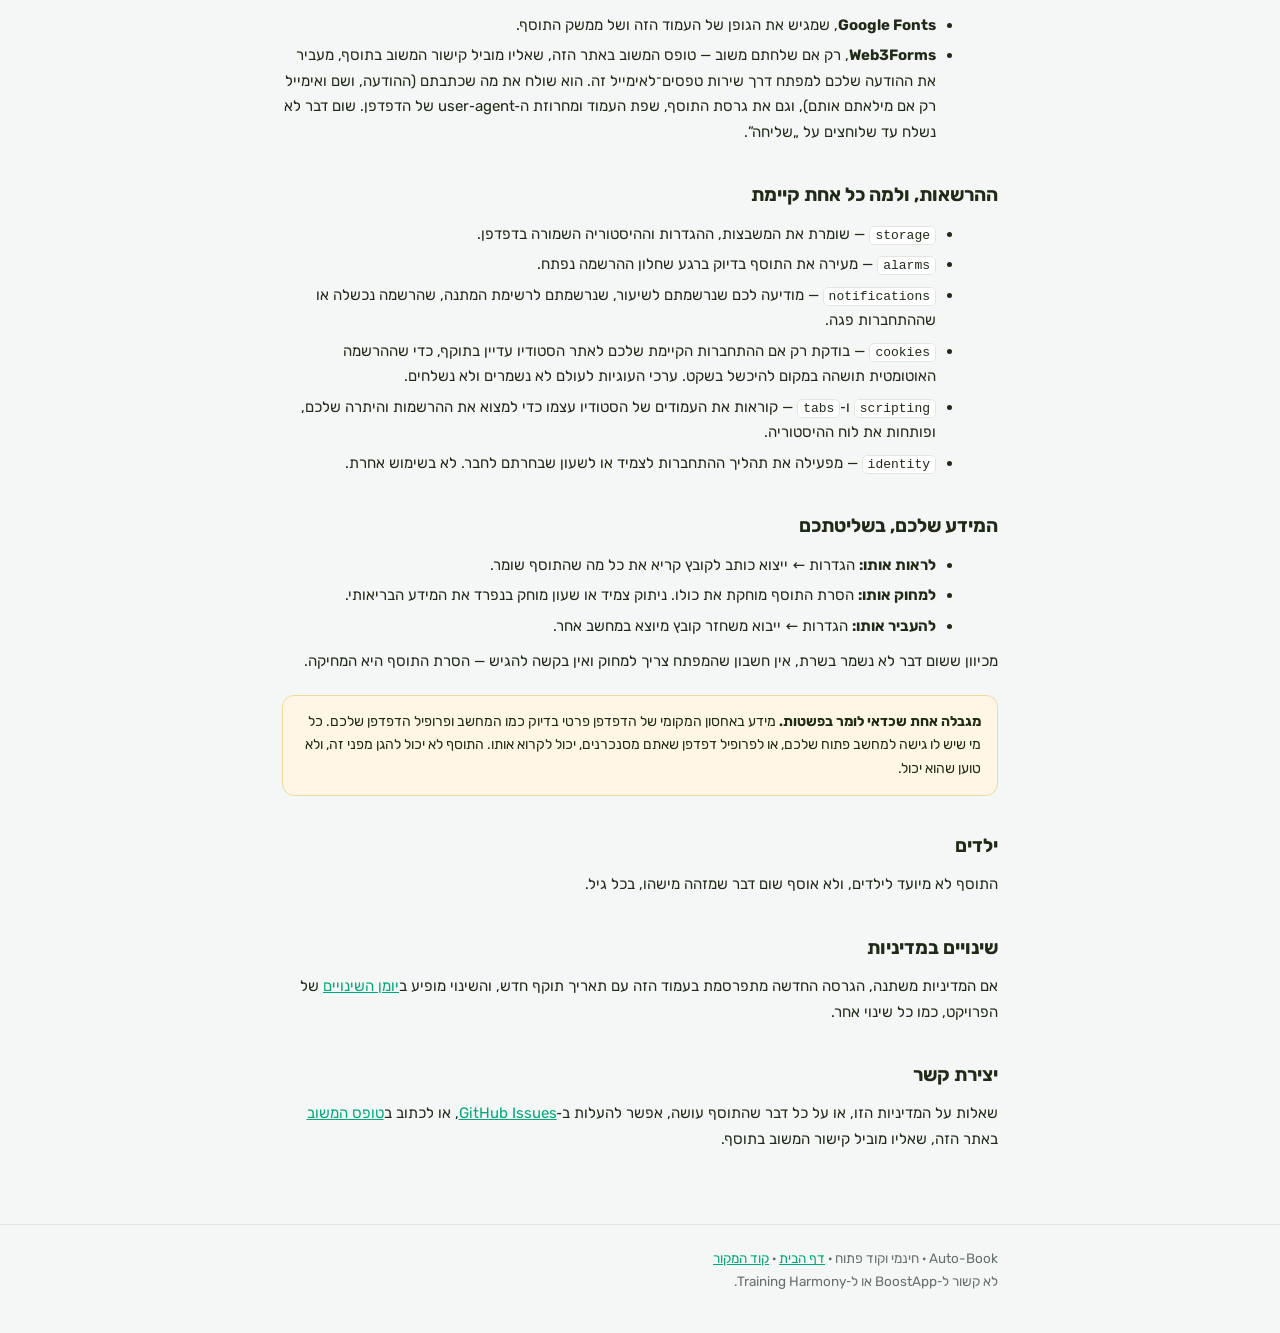
<file: docs/privacy-he.html>
<!DOCTYPE html>
<html lang="he" dir="rtl">
<head>
<meta charset="UTF-8">
<meta name="viewport" content="width=device-width, initial-scale=1">
<title>מדיניות פרטיות — Auto-Book</title>
<meta name="description" content="Auto-Book שומר את כל מה שהוא יודע בדפדפן שלכם בלבד. בלי שרתים, בלי אנליטיקה, בלי חשבונות.">
<link rel="canonical" href="https://philusha1983.github.io/boostapp/privacy-he.html">
<link rel="alternate" hreflang="en" href="https://philusha1983.github.io/boostapp/privacy.html">
<link rel="alternate" hreflang="he" href="https://philusha1983.github.io/boostapp/privacy-he.html">
<meta name="robots" content="index,follow">
<meta property="og:type" content="article">
<meta property="og:url" content="https://philusha1983.github.io/boostapp/privacy-he.html">
<meta property="og:title" content="מדיניות פרטיות — Auto-Book">
<meta property="og:description" content="בלי שרתים, בלי אנליטיקה, בלי חשבונות. הכול נשאר בדפדפן שלכם.">
<meta property="og:image" content="https://philusha1983.github.io/boostapp/assets/social-preview.png">
<meta name="theme-color" content="#00e0a0">
<link rel="icon" type="image/png" href="assets/logo128.png">
<link rel="preconnect" href="https://fonts.googleapis.com">
<link rel="preconnect" href="https://fonts.gstatic.com" crossorigin>
<link href="https://fonts.googleapis.com/css2?family=Rubik:wght@400;500;600;700&display=swap" rel="stylesheet">
<style>
  :root {
    --font:'Rubik',system-ui,-apple-system,'Segoe UI',Arial,sans-serif;
    --green:#00e0a0; --green-deep:#00a87a; --ink:#063a2b;
    --bg:#f5f7f6; --card:#ffffff; --line:#e3e6e0; --text:#1f2a17; --muted:#66716c;
    --ok-bg:#e9f9f2; --ok-bd:#bfead9; --warn-bg:#fff6e6; --warn-bd:#eeda9e;
  }
  @media (prefers-color-scheme: dark) {
    :root {
      --bg:#0d1513; --card:#16211e; --line:#26332f; --text:#e7eeec; --muted:#93a19b;
      --ok-bg:#10281f; --ok-bd:#1f5540; --warn-bg:#2c2410; --warn-bd:#5d4d1c;
    }
  }
  * { box-sizing:border-box; margin:0; }
  body { font-family:var(--font); background:var(--bg); color:var(--text); line-height:1.7; }
  a { color:var(--green-deep); }
  .wrap { max-width:760px; margin:0 auto; padding:0 22px; }
  nav { border-bottom:1px solid var(--line); background:var(--card); }
  .nav-in { display:flex; align-items:center; gap:10px; padding:12px 0; }
  .brand { display:flex; align-items:center; gap:9px; font-weight:700; font-size:15px; color:var(--text); text-decoration:none; }
  .brand img { width:26px; height:26px; border-radius:6px; display:block; }
  .back { margin-inline-start:auto; font-size:13.5px; font-weight:500; }
  .lang { font-size:13.5px; font-weight:500; }
  header { padding:48px 0 8px; }
  h1 { font-size:clamp(26px,4vw,36px); line-height:1.2; font-weight:800;  }
  .sub { color:var(--muted); font-size:15px; margin-top:10px; }
  main { padding:12px 0 72px; }
  h2 { font-size:19px; font-weight:700; margin:34px 0 10px; }
  h3 { font-size:15.5px; font-weight:600; margin:22px 0 6px; }
  p, li { font-size:15px; }
  ul { margin-block:10px; margin-inline:22px 0; }
  li { margin:5px 0; }
  .callout { background:var(--ok-bg); border:1px solid var(--ok-bd); border-radius:12px; padding:16px 18px; margin:22px 0; }
  .callout strong { color:var(--green-deep); }
  .note { background:var(--warn-bg); border:1px solid var(--warn-bd); border-radius:12px; padding:14px 16px; margin:20px 0; font-size:14px; }
  table { width:100%; border-collapse:collapse; margin:14px 0; font-size:14px; }
  th, td { text-align:start; padding:9px 10px; border-bottom:1px solid var(--line); vertical-align:top; }
  th { font-weight:600; color:var(--muted); font-size:13px; text-transform:uppercase; letter-spacing:.03em; }
  code { background:var(--card); border:1px solid var(--line); border-radius:5px; padding:1px 5px; font-size:13px; }
  footer { border-top:1px solid var(--line); padding:22px 0 40px; color:var(--muted); font-size:13.5px; }
</style>
</head>
<body>

<nav><div class="wrap nav-in">
  <a class="brand" href="./"><img src="assets/logo128.png" alt="">Auto-Book</a>
  <a class="back" href="./">→ חזרה לאתר</a>
  <a class="lang" href="privacy.html" hreflang="en" lang="en">English</a>
</div></nav>

<div class="wrap">
<header>
  <h1>מדיניות פרטיות</h1>
  <div class="sub">Auto-Book — תוסף Chrome חינמי בקוד פתוח.<br>
  בתוקף מ‑17 בנובמבר 2026.
  זהו תרגום של <a href="privacy.html" hreflang="en">הנוסח האנגלי</a>; אם יש ביניהם הבדל, הנוסח האנגלי קובע.</div>
</header>

<main>

<div class="callout">
  <strong>בקצרה.</strong> אין שרת. כל מה שהתוסף יודע נשמר בדפדפן שלכם, במחשב
  שלכם. שום דבר לא נשלח למפתח, שום דבר לא נמכר, ואין חשבון לפתוח. התוסף מדבר
  רק עם האתר של הסטודיו שלכם — בשמכם, דרך ההתחברות שכבר קיימת אצלכם — ואם
  בחרתם לחבר אחד, עם חשבון הצמיד/השעון שלכם.
</div>

<h2>ממי זה מגיע</h2>
<p>Auto-Book הוא פרויקט עצמאי ולא־רשמי של מפתח יחיד. הוא לא נוצר על ידי
BoostApp, Training Harmony או כל סטודיו אחר, לא קשור אליהם ולא מאושר על ידם.
קוד המקור פתוח, כך שאפשר לבדוק כל טענה בעמוד הזה:
<a href="https://github.com/Philusha1983/boostapp" target="_blank" rel="noopener" dir="ltr">github.com/Philusha1983/boostapp</a>.</p>

<h2>במה התוסף מטפל</h2>

<table>
  <tr><th>מידע</th><th>מאיפה הוא מגיע</th><th>לאן הוא הולך</th></tr>
  <tr>
    <td>רשימת המעקב, המשבצות השבועיות, השפה וערכת הנושא</td>
    <td>מכם, בתוך התוסף</td>
    <td>האחסון המקומי של הדפדפן בלבד</td>
  </tr>
  <tr>
    <td>ההרשמות שלכם לשיעורים, יתרת המנוי והיסטוריית השיעורים</td>
    <td>האתר של הסטודיו, שנקרא דרך ההתחברות שלכם</td>
    <td>האחסון המקומי של הדפדפן בלבד</td>
  </tr>
  <tr>
    <td>האם אתם מחוברים כרגע לאתר הסטודיו</td>
    <td>עוגיית ההתחברות של אותו אתר</td>
    <td>נבדק בלבד, לעולם לא נשמר ולא נשלח</td>
  </tr>
  <tr>
    <td>מידע בריאותי — דופק, אזורי דופק, קלוריות וצעדים סביב שיעור</td>
    <td>חשבון הצמיד/השעון שלכם, רק אם חיברתם אחד</td>
    <td>האחסון המקומי של הדפדפן, ובחזרה לחשבון הבריאות שלכם</td>
  </tr>
</table>

<h3>מה לעולם לא נאסף</h3>
<ul>
  <li>אין אנליטיקה, טלמטריה, דיווחי קריסה או סטטיסטיקות שימוש.</li>
  <li>אין חשבון, הרשמה, כתובת אימייל או פרופיל אצל המפתח.</li>
  <li>אין מזהי פרסום, ושום מידע לא נמכר ולא משותף עם אף אחד.</li>
  <li>אין סיסמאות. התוסף לעולם לא רואה ולא מבקש את הסיסמה שלכם לסטודיו —
      הוא משתמש בהתחברות שאתם יצרתם בעצמכם באתר הסטודיו.</li>
</ul>

<h2>מידע בריאותי</h2>
<p>אם חיברתם צמיד או שעון כושר, התוסף קורא את הדופק, אזורי הדופק, הקלוריות
והצעדים שלכם בזמן שסביב שיעור שהשתתפתם בו, כדי להציג לכם את עקומת הדופק של
השיעור ולרשום את האימון בחשבון הבריאות שלכם. זה מידע בריאותי, והוא מטופל
בדיוק כמו כל השאר: הוא נשמר בדפדפן במכשיר שלכם, לעולם לא נשלח למפתח, ולא
משמש לשום דבר מלבד להציג לכם את השיעורים שלכם.</p>
<p>חיבור צמיד או שעון הוא רשות לגמרי, ושאר היכולות של התוסף — כולל מפת
השרירים — עובדות גם בלעדיו. אפשר להתנתק בכל עת בהגדרות התוסף, וזה מבטל את
הגישה ומוחק את המידע הבריאותי השמור.</p>

<h2>מי עוד מעורב</h2>
<p>כשאתם משתמשים בתוסף, מידע עובר בין הדפדפן שלכם לגורמים האלה בלבד. כל אחד
מהם כפוף למדיניות הפרטיות שלו, לא לזו:</p>
<ul>
  <li><strong>אתר ההזמנות של הסטודיו</strong> (BoostApp / Training Harmony) —
      התוסף קורא משם את לוח הזמנים ושולח את ההרשמות שלכם, בשמכם. זו אותה
      תעבורה שהדפדפן היה שולח אילו לחצתם על הכפתורים בעצמכם.</li>
  <li><strong>ספק הצמיד/השעון שלכם</strong>, רק אם חיברתם אחד — אתם מאשרים
      את הגישה בעצמכם במסך ההתחברות של אותו ספק, והתוסף לעולם לא רואה את
      הסיסמה שלכם אצלו.</li>
  <li><strong>GitHub</strong>, שמארח את העמוד הזה ואת קובצי ההורדה של התוסף,
      ומקבל בקשה כשהדפדפן בודק אם יש גרסה חדשה.</li>
  <li><strong>Google Fonts</strong>, שמגיש את הגופן של העמוד הזה ושל ממשק
      התוסף.</li>
  <li><strong>Web3Forms</strong>, רק אם שלחתם משוב — טופס המשוב באתר הזה,
      שאליו מוביל קישור המשוב בתוסף, מעביר את ההודעה שלכם למפתח דרך שירות
      טפסים־לאימייל זה. הוא שולח את מה שכתבתם (ההודעה, ושם ואימייל רק אם
      מילאתם אותם), וגם את גרסת התוסף, שפת העמוד ומחרוזת ה‑user‑agent של
      הדפדפן. שום דבר לא נשלח עד שלוחצים על „שליחה”.</li>
</ul>

<h2>ההרשאות, ולמה כל אחת קיימת</h2>
<ul>
  <li><code>storage</code> — שומרת את המשבצות, ההגדרות וההיסטוריה השמורה בדפדפן.</li>
  <li><code>alarms</code> — מעירה את התוסף בדיוק ברגע שחלון ההרשמה נפתח.</li>
  <li><code>notifications</code> — מודיעה לכם שנרשמתם לשיעור, שנרשמתם לרשימת המתנה, שהרשמה נכשלה או שההתחברות פגה.</li>
  <li><code>cookies</code> — בודקת רק אם ההתחברות הקיימת שלכם לאתר הסטודיו עדיין בתוקף, כדי שההרשמה האוטומטית תושהה במקום להיכשל בשקט. ערכי העוגיות לעולם לא נשמרים ולא נשלחים.</li>
  <li><code>scripting</code> ו‑<code>tabs</code> — קוראות את העמודים של הסטודיו עצמו כדי למצוא את ההרשמות והיתרה שלכם, ופותחות את לוח ההיסטוריה.</li>
  <li><code>identity</code> — מפעילה את תהליך ההתחברות לצמיד או לשעון שבחרתם לחבר. לא בשימוש אחרת.</li>
</ul>

<h2>המידע שלכם, בשליטתכם</h2>
<ul>
  <li><strong>לראות אותו:</strong> הגדרות ← ייצוא כותב לקובץ קריא את כל מה שהתוסף שומר.</li>
  <li><strong>למחוק אותו:</strong> הסרת התוסף מוחקת את כולו. ניתוק צמיד או שעון מוחק בנפרד את המידע הבריאותי.</li>
  <li><strong>להעביר אותו:</strong> הגדרות ← ייבוא משחזר קובץ מיוצא במחשב אחר.</li>
</ul>
<p>מכיוון ששום דבר לא נשמר בשרת, אין חשבון שהמפתח צריך למחוק ואין בקשה
להגיש — הסרת התוסף היא המחיקה.</p>

<div class="note">
  <strong>מגבלה אחת שכדאי לומר בפשטות.</strong> מידע באחסון המקומי של הדפדפן
  פרטי בדיוק כמו המחשב ופרופיל הדפדפן שלכם. כל מי שיש לו גישה למחשב פתוח
  שלכם, או לפרופיל דפדפן שאתם מסנכרנים, יכול לקרוא אותו. התוסף לא יכול להגן
  מפני זה, ולא טוען שהוא יכול.
</div>

<h2>ילדים</h2>
<p>התוסף לא מיועד לילדים, ולא אוסף שום דבר שמזהה מישהו, בכל גיל.</p>

<h2>שינויים במדיניות</h2>
<p>אם המדיניות משתנה, הגרסה החדשה מתפרסמת בעמוד הזה עם תאריך תוקף חדש,
והשינוי מופיע
ב<a href="https://github.com/Philusha1983/boostapp/blob/main/CHANGELOG.md" target="_blank" rel="noopener">יומן השינויים</a>
של הפרויקט, כמו כל שינוי אחר.</p>

<h2>יצירת קשר</h2>
<p>שאלות על המדיניות הזו, או על כל דבר שהתוסף עושה, אפשר להעלות
ב‑<a href="https://github.com/Philusha1983/boostapp/issues" target="_blank" rel="noopener">GitHub Issues</a>,
או לכתוב ב<a href="./#feedback">טופס המשוב</a> באתר הזה, שאליו מוביל קישור
המשוב בתוסף.</p>

</main>
</div>

<footer><div class="wrap">
  Auto-Book · חינמי וקוד פתוח ·
  <a href="./">דף הבית</a> ·
  <a href="https://github.com/Philusha1983/boostapp" target="_blank" rel="noopener">קוד המקור</a><br>
  לא קשור ל‑BoostApp או ל‑Training Harmony.
</div></footer>

</body>
</html>
</file>
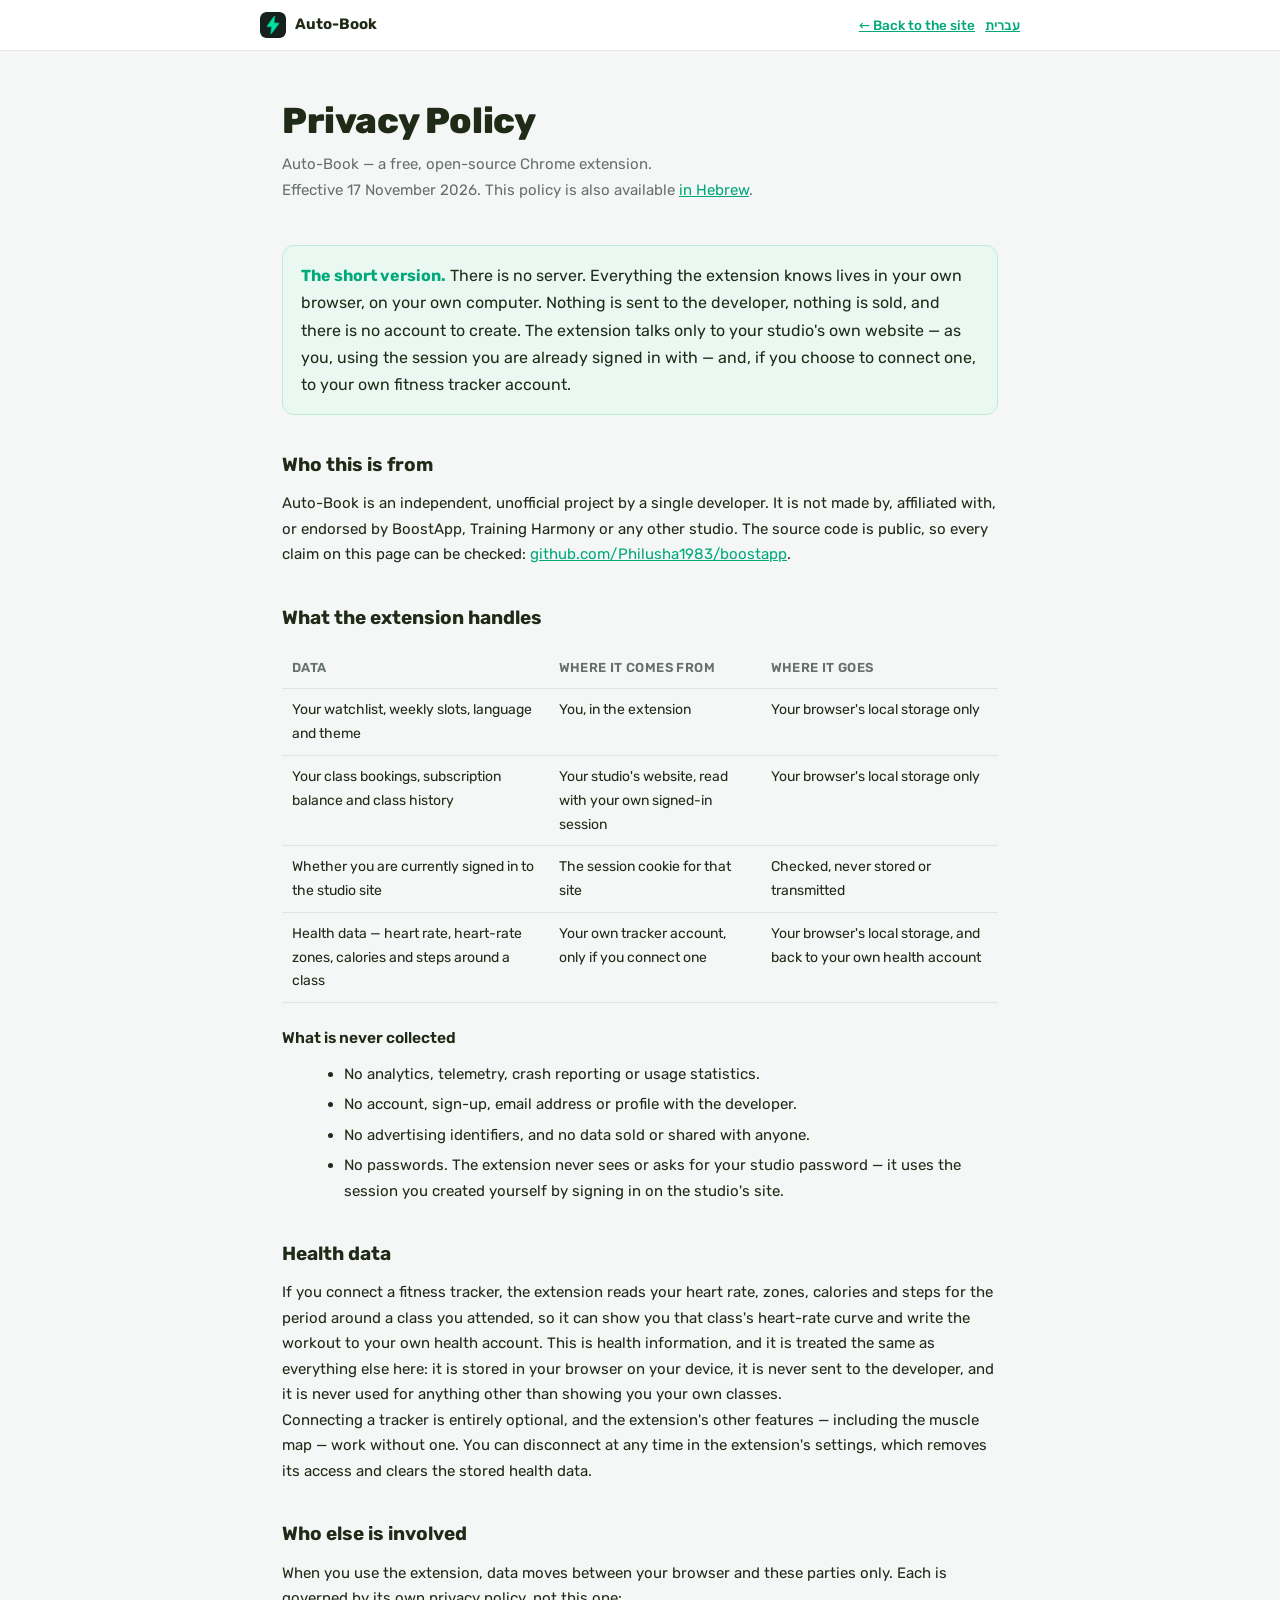
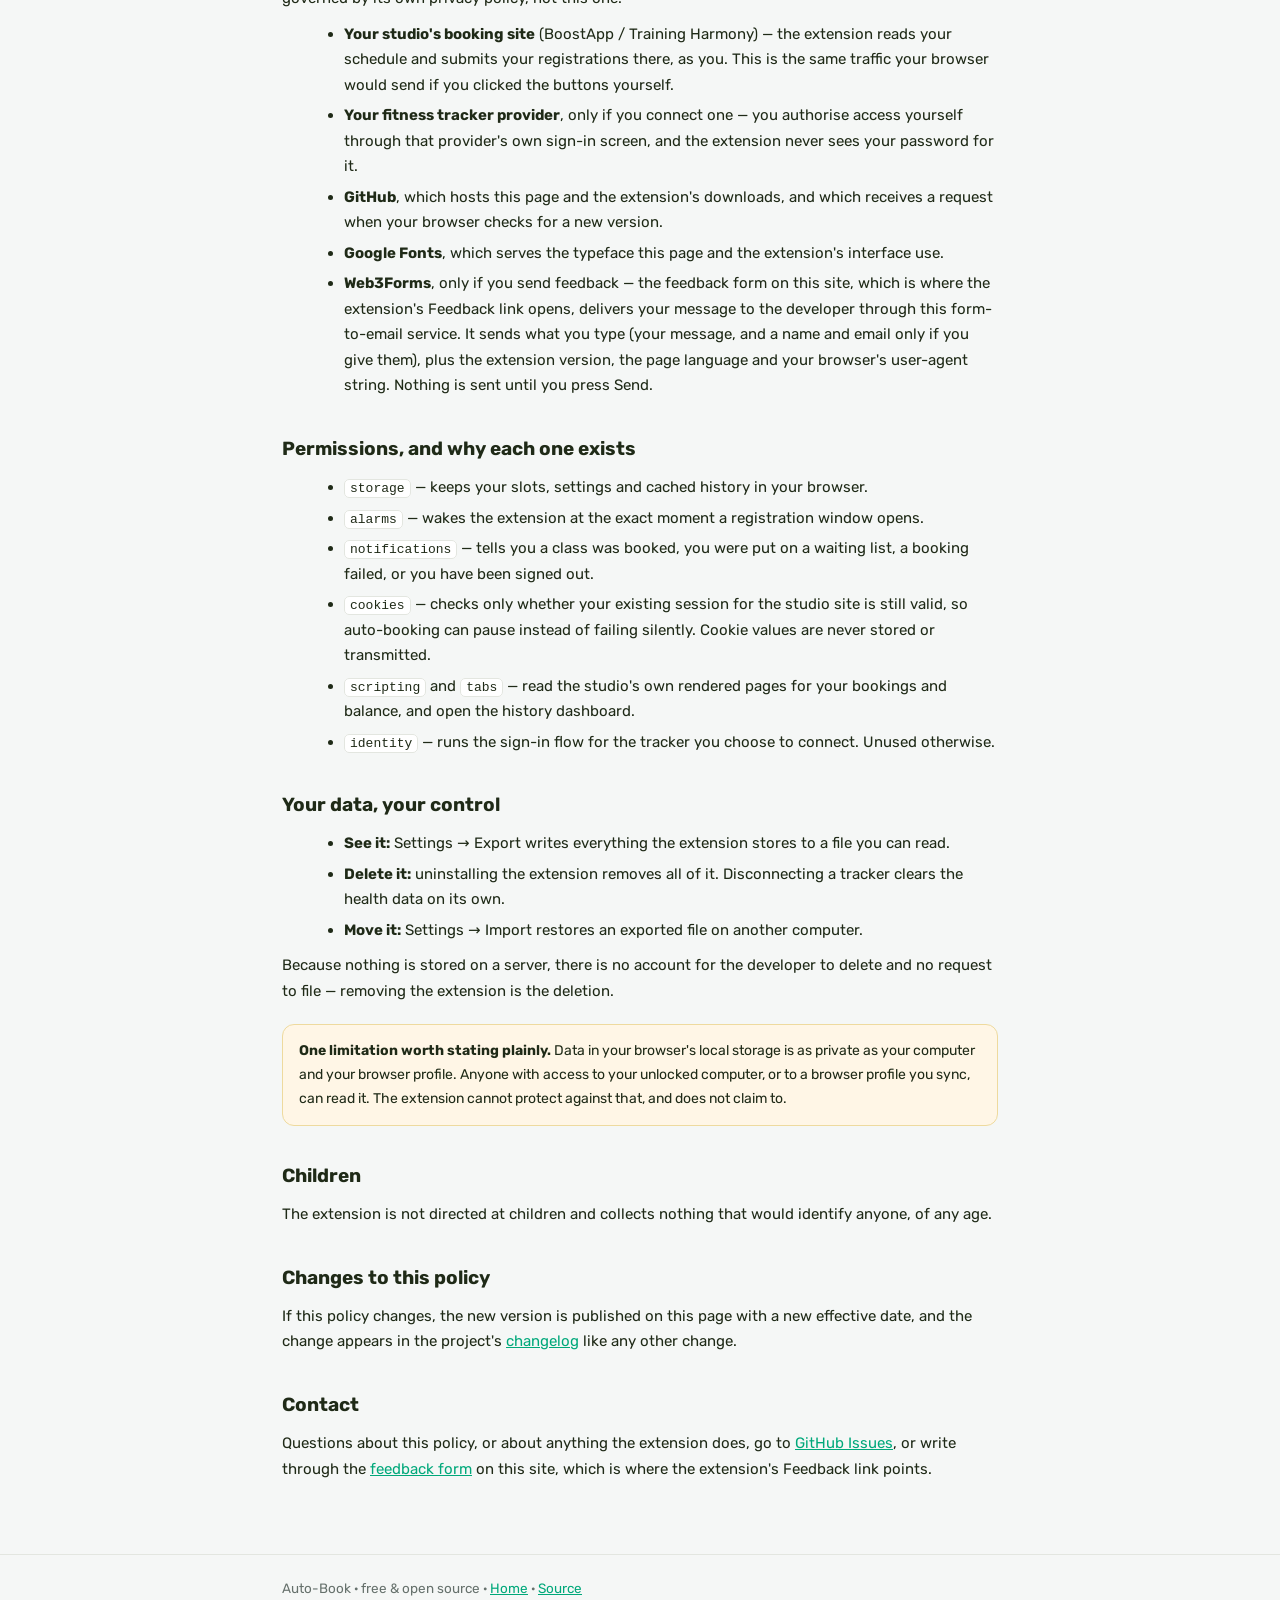
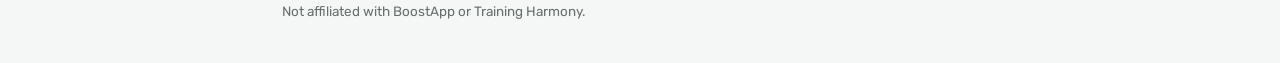
<file: docs/privacy.html>
<!DOCTYPE html>
<html lang="en" dir="ltr">
<head>
<meta charset="UTF-8">
<meta name="viewport" content="width=device-width, initial-scale=1">
<title>Privacy Policy — Auto-Book</title>
<meta name="description" content="Auto-Book stores everything it knows in your own browser. No servers, no analytics, no accounts.">
<link rel="canonical" href="https://philusha1983.github.io/boostapp/privacy.html">
<link rel="alternate" hreflang="en" href="https://philusha1983.github.io/boostapp/privacy.html">
<link rel="alternate" hreflang="he" href="https://philusha1983.github.io/boostapp/privacy-he.html">
<meta name="robots" content="index,follow">
<meta property="og:type" content="article">
<meta property="og:url" content="https://philusha1983.github.io/boostapp/privacy.html">
<meta property="og:title" content="Privacy Policy — Auto-Book">
<meta property="og:description" content="No servers, no analytics, no accounts. Everything stays in your browser.">
<meta property="og:image" content="https://philusha1983.github.io/boostapp/assets/social-preview.png">
<meta name="theme-color" content="#00e0a0">
<link rel="icon" type="image/png" href="assets/logo128.png">
<link rel="preconnect" href="https://fonts.googleapis.com">
<link rel="preconnect" href="https://fonts.gstatic.com" crossorigin>
<link href="https://fonts.googleapis.com/css2?family=Rubik:wght@400;500;600;700&display=swap" rel="stylesheet">
<style>
  :root {
    --font:'Rubik',system-ui,-apple-system,'Segoe UI',Arial,sans-serif;
    --green:#00e0a0; --green-deep:#00a87a; --ink:#063a2b;
    --bg:#f5f7f6; --card:#ffffff; --line:#e3e6e0; --text:#1f2a17; --muted:#66716c;
    --ok-bg:#e9f9f2; --ok-bd:#bfead9; --warn-bg:#fff6e6; --warn-bd:#eeda9e;
  }
  @media (prefers-color-scheme: dark) {
    :root {
      --bg:#0d1513; --card:#16211e; --line:#26332f; --text:#e7eeec; --muted:#93a19b;
      --ok-bg:#10281f; --ok-bd:#1f5540; --warn-bg:#2c2410; --warn-bd:#5d4d1c;
    }
  }
  * { box-sizing:border-box; margin:0; }
  body { font-family:var(--font); background:var(--bg); color:var(--text); line-height:1.7; }
  a { color:var(--green-deep); }
  .wrap { max-width:760px; margin:0 auto; padding:0 22px; }
  nav { border-bottom:1px solid var(--line); background:var(--card); }
  .nav-in { display:flex; align-items:center; gap:10px; padding:12px 0; }
  .brand { display:flex; align-items:center; gap:9px; font-weight:700; font-size:15px; color:var(--text); text-decoration:none; }
  .brand img { width:26px; height:26px; border-radius:6px; display:block; }
  .back { margin-inline-start:auto; font-size:13.5px; font-weight:500; }
  .lang { font-size:13.5px; font-weight:500; }
  header { padding:48px 0 8px; }
  h1 { font-size:clamp(26px,4vw,36px); line-height:1.2; font-weight:800; letter-spacing:-.4px; }
  .sub { color:var(--muted); font-size:15px; margin-top:10px; }
  main { padding:12px 0 72px; }
  h2 { font-size:19px; font-weight:700; margin:34px 0 10px; }
  h3 { font-size:15.5px; font-weight:600; margin:22px 0 6px; }
  p, li { font-size:15px; }
  ul { margin:10px 0 10px 22px; }
  li { margin:5px 0; }
  .callout { background:var(--ok-bg); border:1px solid var(--ok-bd); border-radius:12px; padding:16px 18px; margin:22px 0; }
  .callout strong { color:var(--green-deep); }
  .note { background:var(--warn-bg); border:1px solid var(--warn-bd); border-radius:12px; padding:14px 16px; margin:20px 0; font-size:14px; }
  table { width:100%; border-collapse:collapse; margin:14px 0; font-size:14px; }
  th, td { text-align:start; padding:9px 10px; border-bottom:1px solid var(--line); vertical-align:top; }
  th { font-weight:600; color:var(--muted); font-size:13px; text-transform:uppercase; letter-spacing:.03em; }
  code { background:var(--card); border:1px solid var(--line); border-radius:5px; padding:1px 5px; font-size:13px; }
  footer { border-top:1px solid var(--line); padding:22px 0 40px; color:var(--muted); font-size:13.5px; }
</style>
</head>
<body>

<nav><div class="wrap nav-in">
  <a class="brand" href="./"><img src="assets/logo128.png" alt="">Auto-Book</a>
  <a class="back" href="./">← Back to the site</a>
  <a class="lang" href="privacy-he.html" hreflang="he" lang="he">עברית</a>
</div></nav>

<div class="wrap">
<header>
  <h1>Privacy Policy</h1>
  <div class="sub">Auto-Book — a free, open-source Chrome extension.<br>
  Effective 17 November 2026.
  This policy is also available <a href="privacy-he.html" hreflang="he">in Hebrew</a>.</div>
</header>

<main>

<div class="callout">
  <strong>The short version.</strong> There is no server. Everything the extension
  knows lives in your own browser, on your own computer. Nothing is sent to the
  developer, nothing is sold, and there is no account to create. The extension
  talks only to your studio's own website — as you, using the session you are
  already signed in with — and, if you choose to connect one, to your own fitness
  tracker account.
</div>

<h2>Who this is from</h2>
<p>Auto-Book is an independent, unofficial project by a single developer.
It is not made by, affiliated with, or endorsed by BoostApp,
Training Harmony or any other studio. The source code is public, so every claim on
this page can be checked:
<a href="https://github.com/Philusha1983/boostapp" target="_blank" rel="noopener">github.com/Philusha1983/boostapp</a>.</p>

<h2>What the extension handles</h2>

<table>
  <tr><th>Data</th><th>Where it comes from</th><th>Where it goes</th></tr>
  <tr>
    <td>Your watchlist, weekly slots, language and theme</td>
    <td>You, in the extension</td>
    <td>Your browser's local storage only</td>
  </tr>
  <tr>
    <td>Your class bookings, subscription balance and class history</td>
    <td>Your studio's website, read with your own signed-in session</td>
    <td>Your browser's local storage only</td>
  </tr>
  <tr>
    <td>Whether you are currently signed in to the studio site</td>
    <td>The session cookie for that site</td>
    <td>Checked, never stored or transmitted</td>
  </tr>
  <tr>
    <td>Health data — heart rate, heart-rate zones, calories and steps around a class</td>
    <td>Your own tracker account, only if you connect one</td>
    <td>Your browser's local storage, and back to your own health account</td>
  </tr>
</table>

<h3>What is never collected</h3>
<ul>
  <li>No analytics, telemetry, crash reporting or usage statistics.</li>
  <li>No account, sign-up, email address or profile with the developer.</li>
  <li>No advertising identifiers, and no data sold or shared with anyone.</li>
  <li>No passwords. The extension never sees or asks for your studio password —
      it uses the session you created yourself by signing in on the studio's site.</li>
</ul>

<h2>Health data</h2>
<p>If you connect a fitness tracker, the extension reads your heart rate, zones,
calories and steps for the period around a class you attended, so it can show
you that class's heart-rate curve and write the workout to your own health
account. This is health information, and it is treated the same as everything
else here: it is stored in your browser on your device, it is never sent to the
developer, and it is never used for anything other than showing you your own
classes.</p>
<p>Connecting a tracker is entirely optional, and the extension's other
features — including the muscle map — work without one. You can disconnect at
any time in the extension's settings, which removes its access and clears the
stored health data.</p>

<h2>Who else is involved</h2>
<p>When you use the extension, data moves between your browser and these parties
only. Each is governed by its own privacy policy, not this one:</p>
<ul>
  <li><strong>Your studio's booking site</strong> (BoostApp / Training Harmony) —
      the extension reads your schedule and submits your registrations there, as
      you. This is the same traffic your browser would send if you clicked the
      buttons yourself.</li>
  <li><strong>Your fitness tracker provider</strong>, only if you connect one —
      you authorise access yourself through that provider's own sign-in screen,
      and the extension never sees your password for it.</li>
  <li><strong>GitHub</strong>, which hosts this page and the extension's
      downloads, and which receives a request when your browser checks for a new
      version.</li>
  <li><strong>Google Fonts</strong>, which serves the typeface this page and the
      extension's interface use.</li>
  <li><strong>Web3Forms</strong>, only if you send feedback — the feedback form
      on this site, which is where the extension's Feedback link opens, delivers
      your message to the developer through this form-to-email service. It sends
      what you type (your message, and a name and email only if you give them),
      plus the extension version, the page language and your browser's
      user-agent string. Nothing is sent until you press Send.</li>
</ul>

<h2>Permissions, and why each one exists</h2>
<ul>
  <li><code>storage</code> — keeps your slots, settings and cached history in your browser.</li>
  <li><code>alarms</code> — wakes the extension at the exact moment a registration window opens.</li>
  <li><code>notifications</code> — tells you a class was booked, you were put on a waiting list, a booking failed, or you have been signed out.</li>
  <li><code>cookies</code> — checks only whether your existing session for the studio site is still valid, so auto-booking can pause instead of failing silently. Cookie values are never stored or transmitted.</li>
  <li><code>scripting</code> and <code>tabs</code> — read the studio's own rendered pages for your bookings and balance, and open the history dashboard.</li>
  <li><code>identity</code> — runs the sign-in flow for the tracker you choose to connect. Unused otherwise.</li>
</ul>

<h2>Your data, your control</h2>
<ul>
  <li><strong>See it:</strong> Settings → Export writes everything the extension stores to a file you can read.</li>
  <li><strong>Delete it:</strong> uninstalling the extension removes all of it. Disconnecting a tracker clears the health data on its own.</li>
  <li><strong>Move it:</strong> Settings → Import restores an exported file on another computer.</li>
</ul>
<p>Because nothing is stored on a server, there is no account for the developer
to delete and no request to file — removing the extension is the deletion.</p>

<div class="note">
  <strong>One limitation worth stating plainly.</strong> Data in your browser's
  local storage is as private as your computer and your browser profile. Anyone
  with access to your unlocked computer, or to a browser profile you sync, can
  read it. The extension cannot protect against that, and does not claim to.
</div>

<h2>Children</h2>
<p>The extension is not directed at children and collects nothing that would
identify anyone, of any age.</p>

<h2>Changes to this policy</h2>
<p>If this policy changes, the new version is published on this page with a new
effective date, and the change appears in the project's
<a href="https://github.com/Philusha1983/boostapp/blob/main/CHANGELOG.md" target="_blank" rel="noopener">changelog</a>
like any other change.</p>

<h2>Contact</h2>
<p>Questions about this policy, or about anything the extension does, go to
<a href="https://github.com/Philusha1983/boostapp/issues" target="_blank" rel="noopener">GitHub Issues</a>,
or write through the <a href="./#feedback">feedback form</a> on this site, which is
where the extension's Feedback link points.</p>

</main>
</div>

<footer><div class="wrap">
  Auto-Book · free &amp; open source ·
  <a href="./">Home</a> ·
  <a href="https://github.com/Philusha1983/boostapp" target="_blank" rel="noopener">Source</a><br>
  Not affiliated with BoostApp or Training Harmony.
</div></footer>

</body>
</html>
</file>
